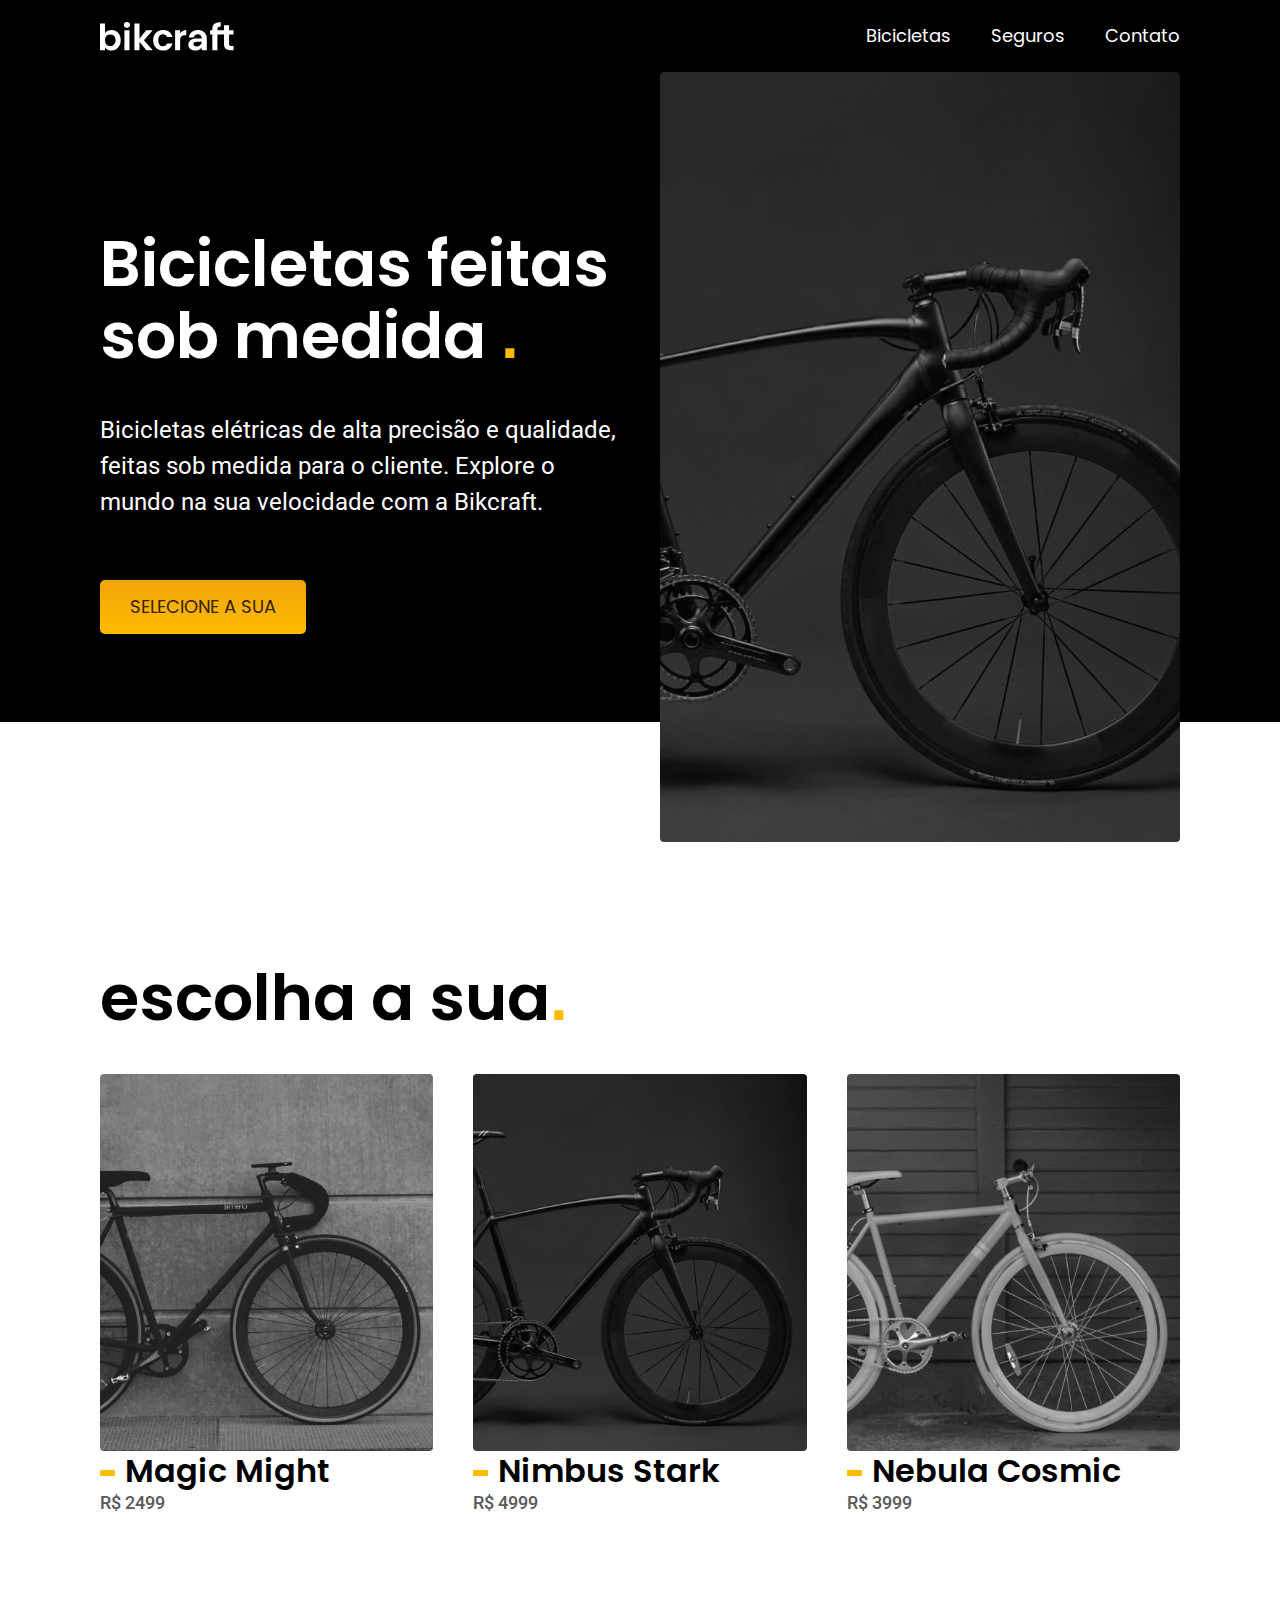
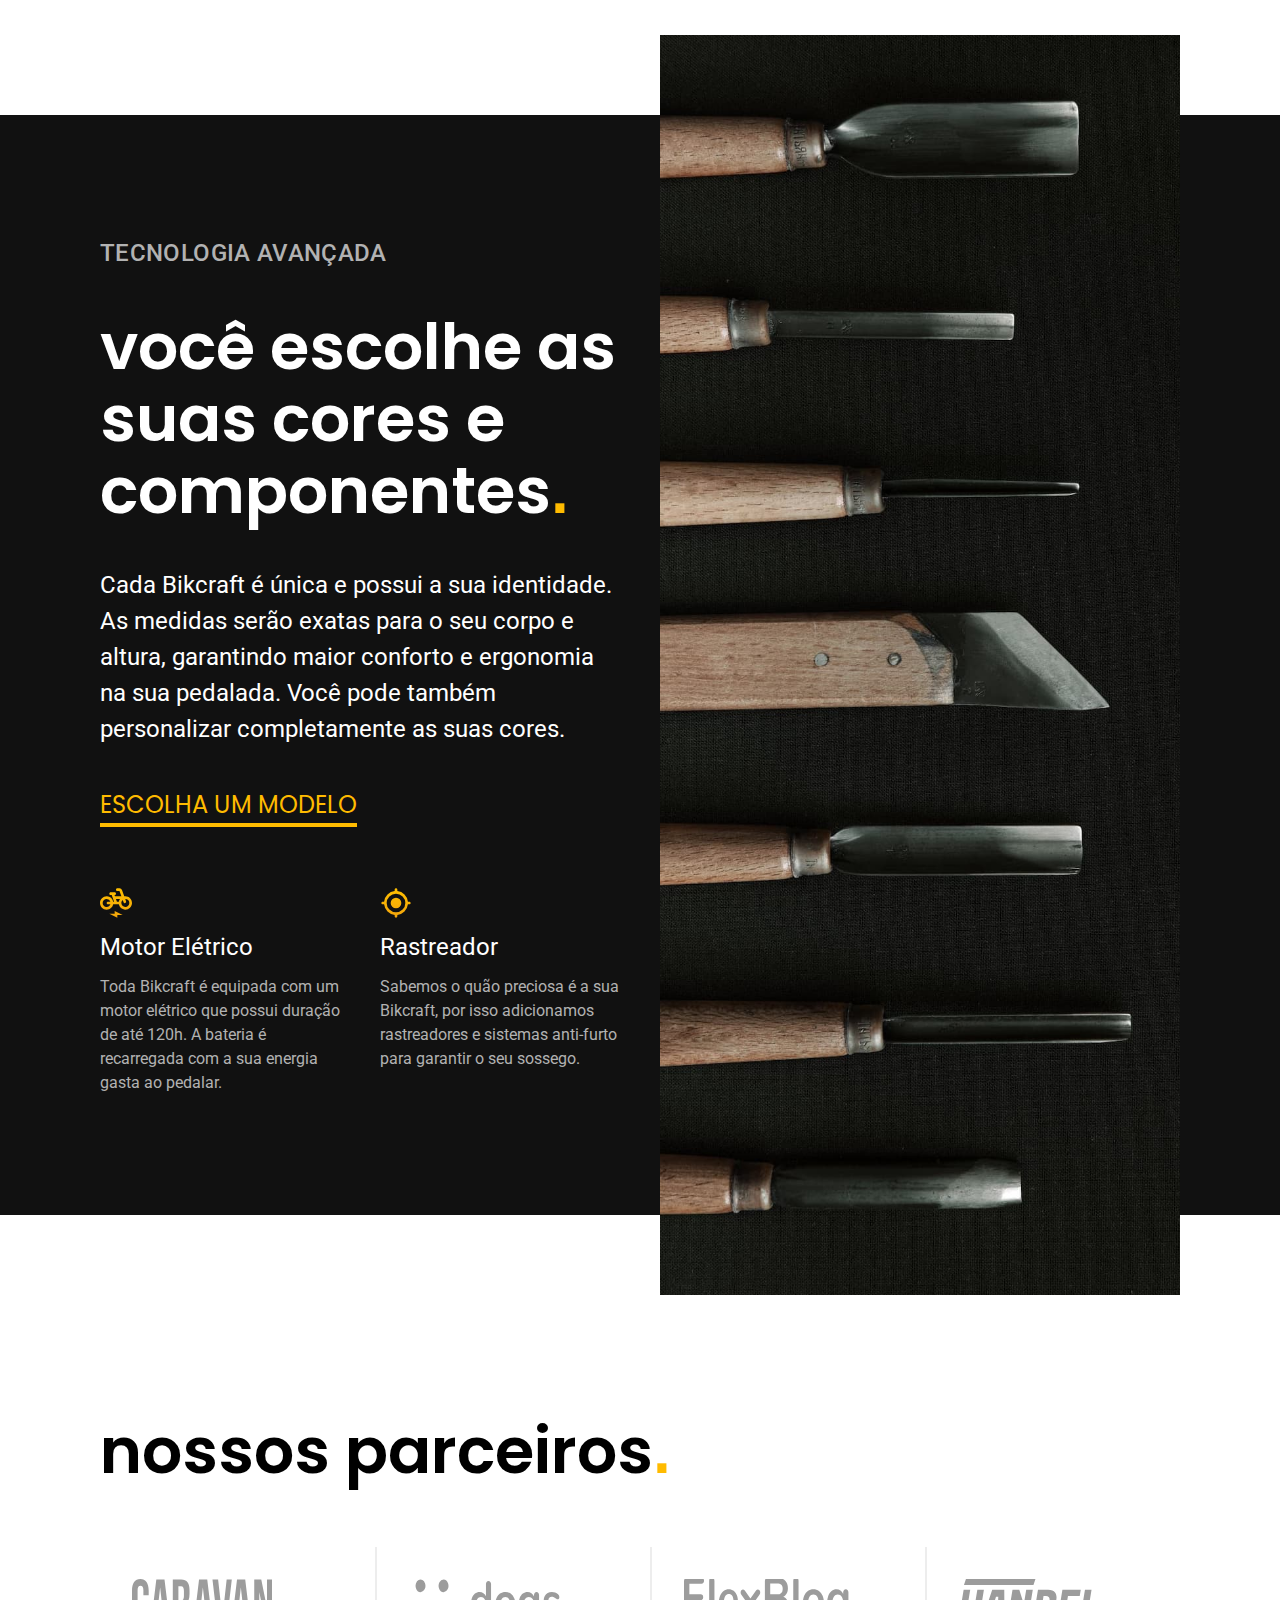
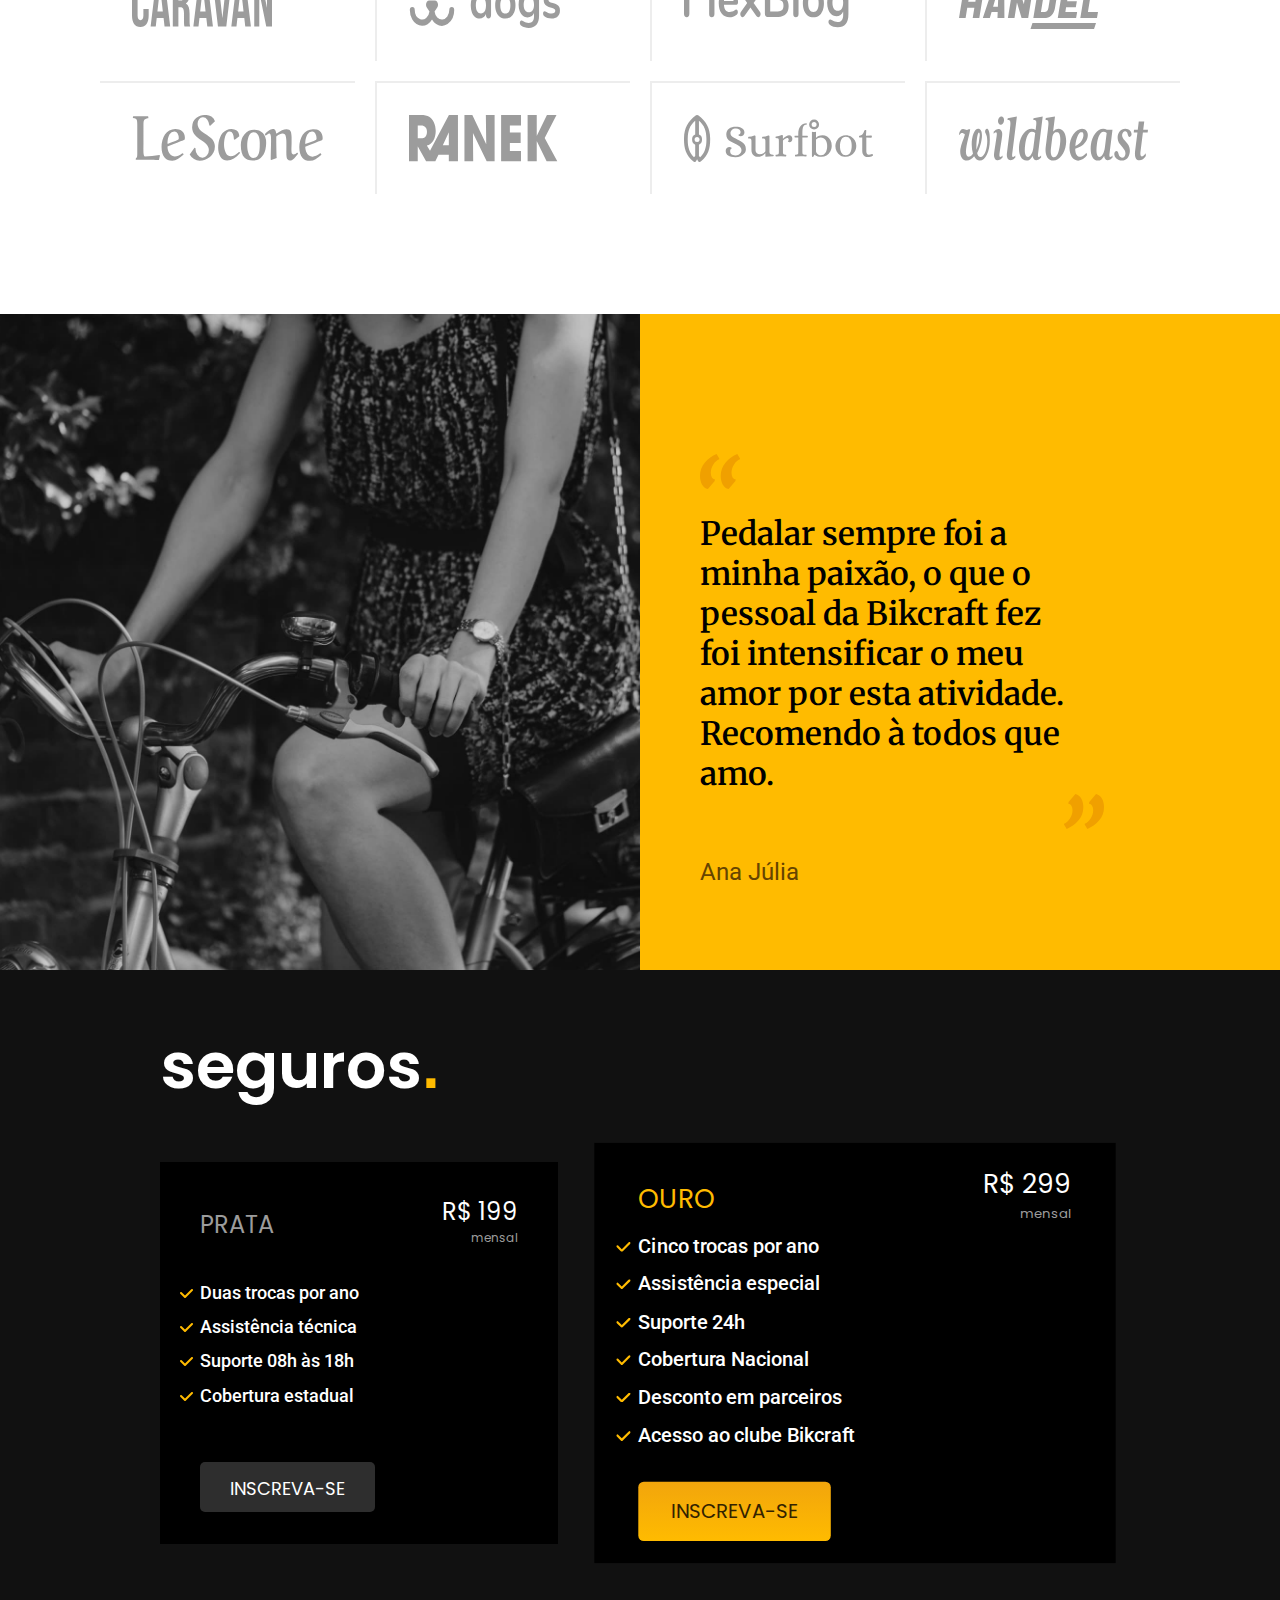
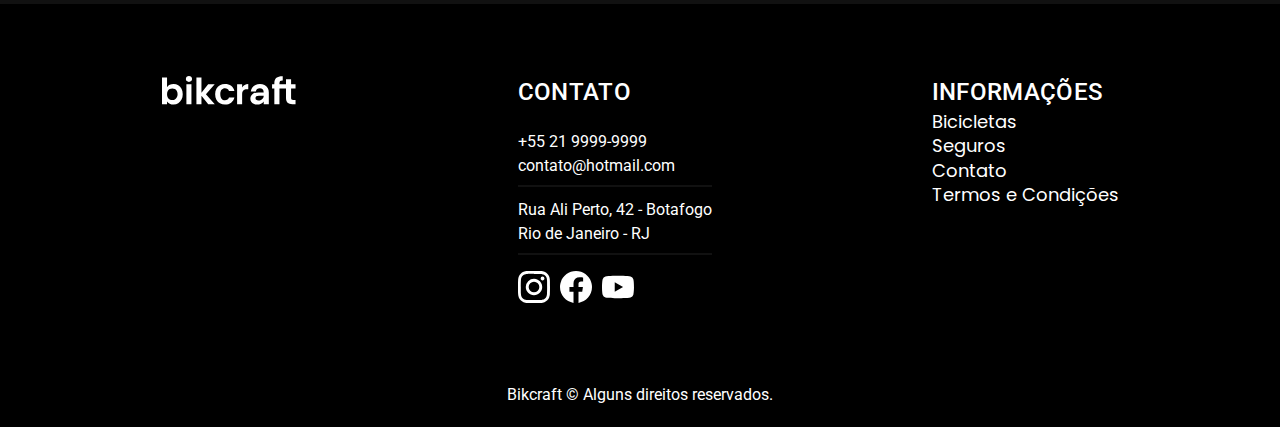
<file: index.html>
<!DOCTYPE html>
<html lang="pt-br">

<head>
  <meta charset="UTF-8">
  <meta name="viewport" content="width=device-width, initial-scale=1.0">
  <link rel="preconnect" href="https://fonts.googleapis.com">
  <link rel="preconnect" href="https://fonts.gstatic.com" crossorigin>
  <link href="https://fonts.googleapis.com/css2?family=Poppins:wght@400;600&family=Roboto:wght@400;500&display=swap" rel="stylesheet">
  <link rel="preconnect" href="https://fonts.googleapis.com">
  <link rel="preconnect" href="https://fonts.gstatic.com" crossorigin>
  <link href="https://fonts.googleapis.com/css2?family=Merriweather:ital@1&family=Poppins:wght@400;600&family=Roboto:wght@400;500&display=swap" rel="stylesheet">
  <link rel="preload" href="/css/style.css" as="style">
  <link rel="icon" href="/favicon.svg" type="image/svg+xml">
  <link rel="stylesheet" href="/css/style.min.css">
  <title>BikCraft</title>
  <meta name="description" content="Bicicletas elétricas de alta precisão e qualidade, feitas sob medida para o cliente. Explore o mundo na sua velocidade com a Bikcraft.">
  <script>document.documentElement.classList.add('js');</script>

<body>
  <header>
    <div class="header-container">
      <a href="./"><img src="/img/bikcraft.svg" width="136" height="32" alt=""></a>
      <nav aria-label="primaria">
        <ul class="nav-links">
          <li><a class="font-1-m cor-0" href="/bicicletas.html">Bicicletas</a></li>
          <li><a class="font-1-m cor-0" href="/seguros.html">Seguros</a></li>
          <li><a class="font-1-m cor-0" href="/contato.html">Contato</a></li>
        </ul>
      </nav>
    </div>
  </header>

  <!--Main------------------------->

  <main class="main-bg">
    <div class="main-container">
      <div class="main-intro-container">
        <div class="main-intro">
          <h1 class="font-1-xxl" data-anime="200">Bicicletas feitas sob medida <span class="cor-p1">.</span> </h1>
          <p class="font-2-l" data-anime="400">Bicicletas elétricas de alta precisão e qualidade, feitas sob medida para o cliente. Explore o mundo na sua velocidade com a Bikcraft.</p>
          <a class="button-1" href="/bicicletas.html" data-anime="600">Selecione a Sua</a>
        </div>
      </div>
      <picture class="main-image" data-anime="800">
        <source media="(max-width:900px;)" srcset="/img/bicicletas/nimbus.jpg">
        <img src="/img/bicicletas/nimbus-home.jpg" width="920" height="1040" alt="Bicicleta Nimbus">
      </picture>
    </div>
  </main>

  <!--Bicicletas---------------------------------------------------->

  <section class="bicicletas-container">
    <h1 class="font-1-xxl">escolha a sua<span class="cor-p1">. </span></h1>
    <div class="bicicletas-itens-container">
      <div class="bicicletas-itens">
        <a href="/bicicletasHtml/magic.html">
          <img src="/img/bicicletas/magic-home.jpg" width="920" height="1040" alt="Bicicleta Magic Might">
          <h2 class="font-1-xl">Magic Might</h2>
          <span class="font-2-m cor-8">R$ 2499</span>
        </a>
      </div>
      <div class="bicicletas-itens">
        <a href="/bicicletasHtml/nimbus.html">
          <img src="/img/bicicletas/nimbus-home.jpg" width="920" height="1040" alt="Bicicleta Nimbus Stark">
          <h2 class="font-1-xl">Nimbus Stark</h2>
          <span class="font-2-m cor-8">R$ 4999</span>
        </a>
      </div>
      <div class="bicicletas-itens">
        <a href="/bicicletasHtml/nebula.html">
          <img src="/img/bicicletas/nebula-home.jpg" width="920" height="1040" alt="Bicicleta Nebula Cosmic">
          <h2 class="font-1-xl">Nebula Cosmic</h2>
          <span class="font-2-m cor-8">R$ 3999</span>
        </a>
      </div>
    </div>
  </section>

  <!--Tecnologia avançada------------------------->

  <section class="techA-bg">
    <div class="techA-container">
      <div class="techA-intro-container">
        <span class="font-2-l-b cor-5">TECNOLOGIA AVANÇADA</span>
        <h1 class="font-1-xxl">você escolhe as suas cores e componentes<span class="cor-p1">.</span></h1>
        <p class="font-2-l">Cada Bikcraft é única e possui a sua identidade. As medidas serão exatas para o seu corpo e altura, garantindo maior conforto e ergonomia na sua pedalada. Você pode também personalizar completamente as suas cores.</p>
        <a class="link-model font-1-l cor-p1" href="/bicicletas.html">ESCOLHA UM MODELO</a>
        <div class="techA-info">
          <div class="techA-info-itens">
            <img src="/img/icones/eletrica.svg" width="32" height="32" alt="">
            <h3 class="font-2-l">Motor Elétrico</h3>
            <p class="font-2-s cor-5">Toda Bikcraft é equipada com um motor elétrico que possui duração de até 120h. A bateria é recarregada com a sua energia gasta ao pedalar.</p>
          </div>
          <div class="techA-info-itens">
            <img src="/img/icones/rastreador.svg" width="32" height="32" alt="">
            <h3 class="font-2-l">Rastreador</h3>
            <p class="font-2-s cor-5">Sabemos o quão preciosa é a sua Bikcraft, por isso adicionamos rastreadores e sistemas anti-furto para garantir o seu sossego.</p>
          </div>
        </div>
      </div>
      <div class="techA-img-container">
        <img src="/img/fotos/tecnologia.jpg" width="1200" height="1920" alt="">
      </div>
    </div>
  </section>

  <!--Parceiros------------------------------->

  <section class="parceiros-container">
    <h1 class="font-1-xxl">nossos parceiros<span class="cor-p1">.</span></h1>
    <div class="parceiros-img-container">
      <ul>
        <li>
          <img src="/img/parceiros/caravan.svg" width="140" height="38" alt="Parceiros img">
        </li>
        <li>
          <img src="/img/parceiros/dogs.svg" width="152" height="39" alt="Parceiros img">
        </li>
        <li>
          <img src="/img/parceiros/flexblog.svg" width="165" height="38" alt="Parceiros img">
        </li>
        <li>
          <img src="/img/parceiros/handel.svg" width="139" height="50" alt="Parceiros img">
        </li>
        <li>
          <img src="/img/parceiros/lescone.svg" width="208" height="41" alt="Parceiros img">
        </li>
        <li>
          <img src="/img/parceiros/ranek.svg" width="149" height="36" alt="Parceiros img">
        </li>
        <li>
          <img src="/img/parceiros/surfbot.svg" width="200" height="49" alt="Parceiros img">
        </li>
        <li>
          <img src="/img/parceiros/wildbeast.svg" width="196" height="34" alt="Parceiros img">
        </li>
      </ul>
    </div>
  </section>

  <!--Depoimento-------------------------------------->

  <section class="depoimento-container">
    <div class="dep-img">
      <img src="/img/fotos/depoimento.jpg" width="1560" height="1360" alt="Cliente Satisfeito">
    </div>
    <div class="dep">
      <blockquote class="font-1-xl">Pedalar sempre foi a minha paixão, o que o pessoal da Bikcraft fez foi intensificar o meu amor por esta atividade. Recomendo à todos que amo.</blockquote>
      <span class="font-2-l cor-p4">Ana Júlia</span>
    </div>
  </section>


  <!--Seguros-------------------------------------->


  <section class="seguros-bg cor-0">
    <div class="seguros-container">
      <h1 class="font-1-xxl">seguros<span class="cor-p1">.</span></h1>
      <div class="cards-container">

        <div class="card-prata">
          <h3 class="font-1-l cor-6">PRATA</h3>
          <span class="font-1-l">R$ 199</span>
          <ul>
            <li class="font-2-m">Duas trocas por ano</p>
            </li>
            <li class="font-2-m">Assistência técnica</p>
            </li>
            <li class="font-2-m">Suporte 08h às 18h</li>
            <li class="font-2-m">Cobertura estadual </li>
          </ul>
          <a class="button-2" href="/orcamento.html?tipo=seguro&produto=prata">INSCREVA-SE</a>
        </div>

        <div class="card-ouro">
          <h3 class="font-1-l cor-p1">OURO</h3>
          <span class="font-1-l">R$ 299</span>
          <ul>
            <li class="font-2-m">Cinco trocas por ano </li>
            <li class="font-2-m">Assistência especial </li>
            <li class="font-2-m">Suporte 24h </li>
            <li class="font-2-m">Cobertura Nacional </li>
            <li class="font-2-m">Desconto em parceiros </li>
            <li class="font-2-m">Acesso ao clube Bikcraft </li>
          </ul>
          <a class="button-1" href="/orcamento.html?tipo=seguro&produto=ouro">INSCREVA-SE</a>
        </div>
      </div>


    </div>
    </div>
  </section>

  <!--Rodapé---------------------------------------->

  <footer>
    <div class="rodape-container">
      <div class="part1-rodape">
        <img src="/img/bikcraft.svg" width="136" height="32" alt="logo">
      </div>
      <div class="part2-rodape">
        <h3 class="font-2-l-b">CONTATO</h3>
        <UL>
          <li class="font-2-s">+55 21 9999-9999</li>
          <li class="font-2-s">contato@hotmail.com</li>
        </UL>
        <ul>
          <li class="font-2-s">Rua Ali Perto, 42 - Botafogo</li>
          <li class="font-2-s">Rio de Janeiro - RJ</li>
        </ul>
        <div class="redes-rodape">
          <a href="">
            <img src="/img/redes/instagram.svg" width="32" height="32" alt="">
          </a>
          <a href="">
            <img src="/img/redes/facebook.svg" width="32" height="32" alt="">
          </a>
          <a href="">
            <img src="/img/redes/youtube.svg" width="32" height="32" alt="">
          </a>
        </div>
      </div>
      <div class="part3-rodape">
        <h3 class="font-2-l-b">INFORMAÇÕES</h3>
        <nav>
          <ul>
            <li><a class="font-1-m" href="/bicicletas.html">Bicicletas</a></li>
            <li><a class="font-1-m" href="/seguros.html">Seguros</a></li>
            <li><a class="font-1-m" href="/contato.html">Contato</a></li>
            <li><a class="font-1-m" href="/termos.html">Termos e Condições</a></li>
          </ul>
        </nav>
      </div>
    </div>
    <span class="font-2-s">Bikcraft © Alguns direitos reservados.</span>
  </footer>
  <script src="./js/plugins/simple-anime.js"></script>
  <script src="./js/script.js"></script>
</body>

</html>
</file>
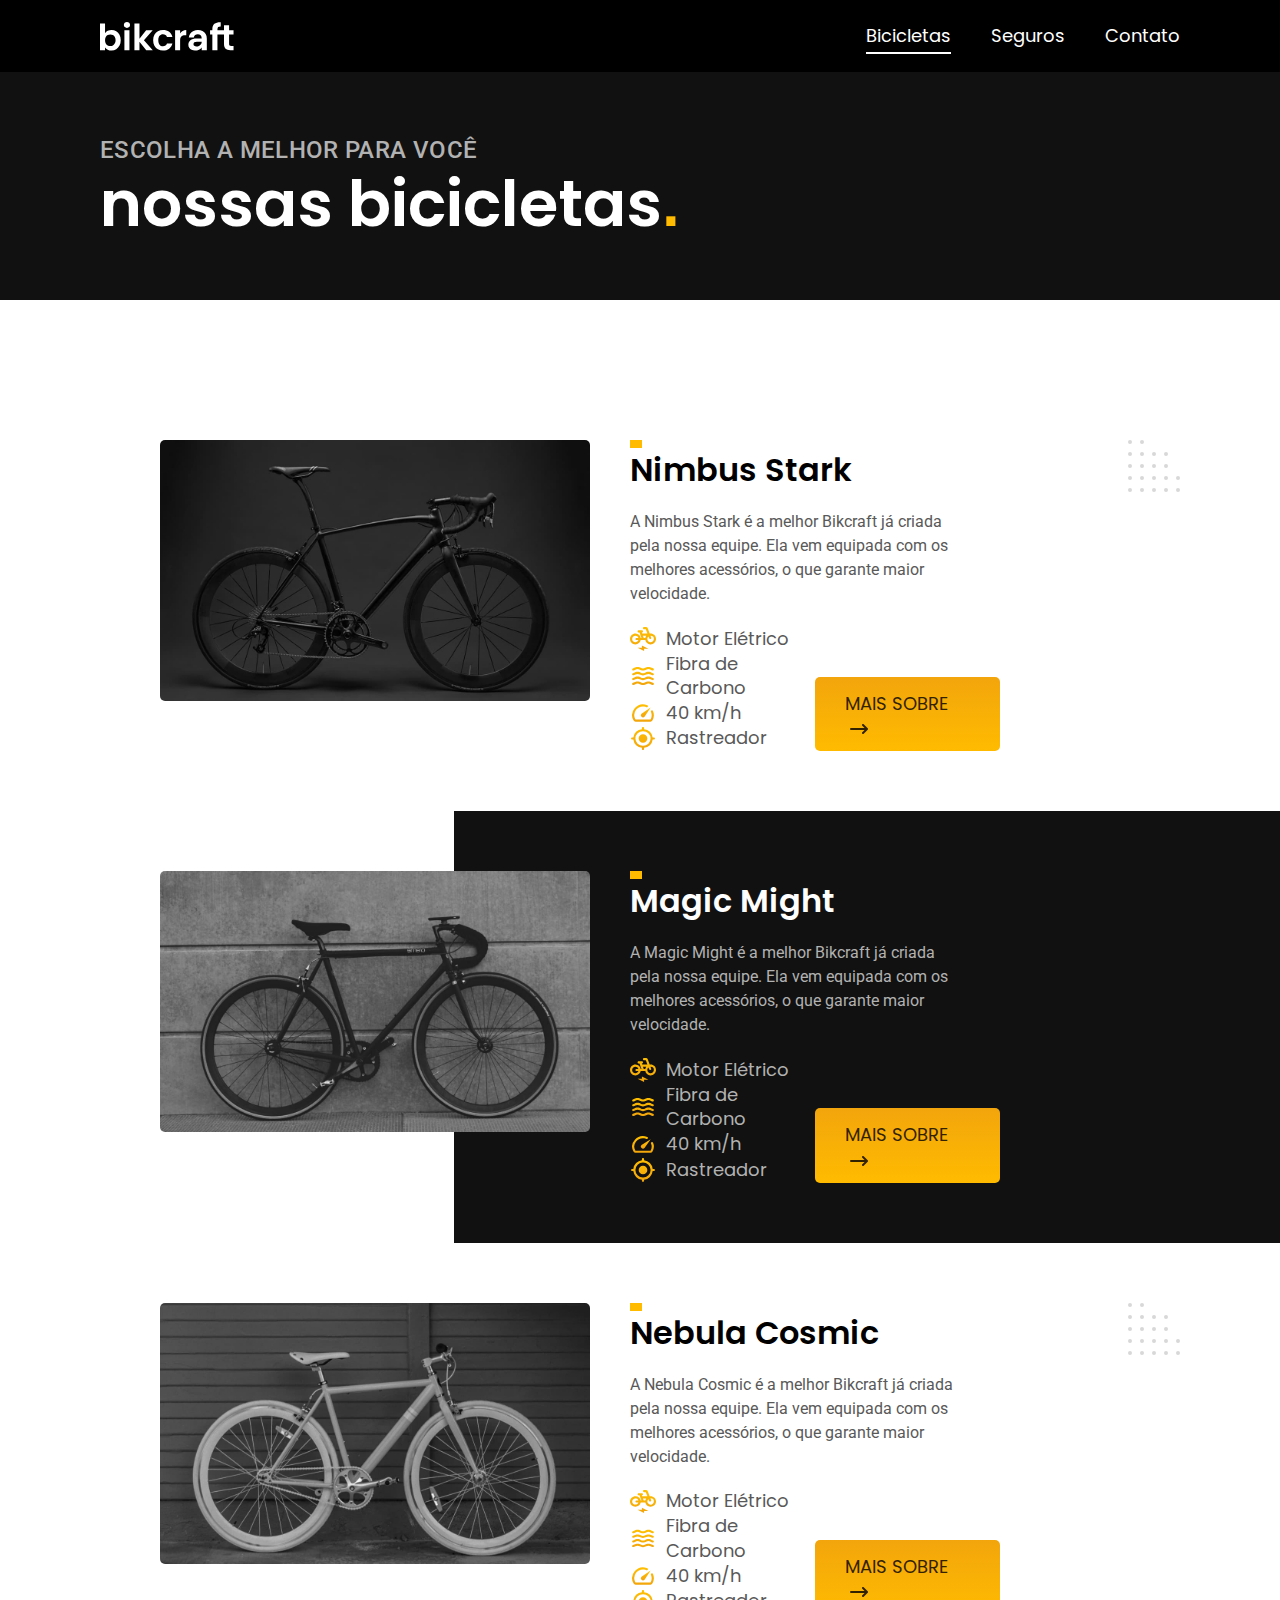
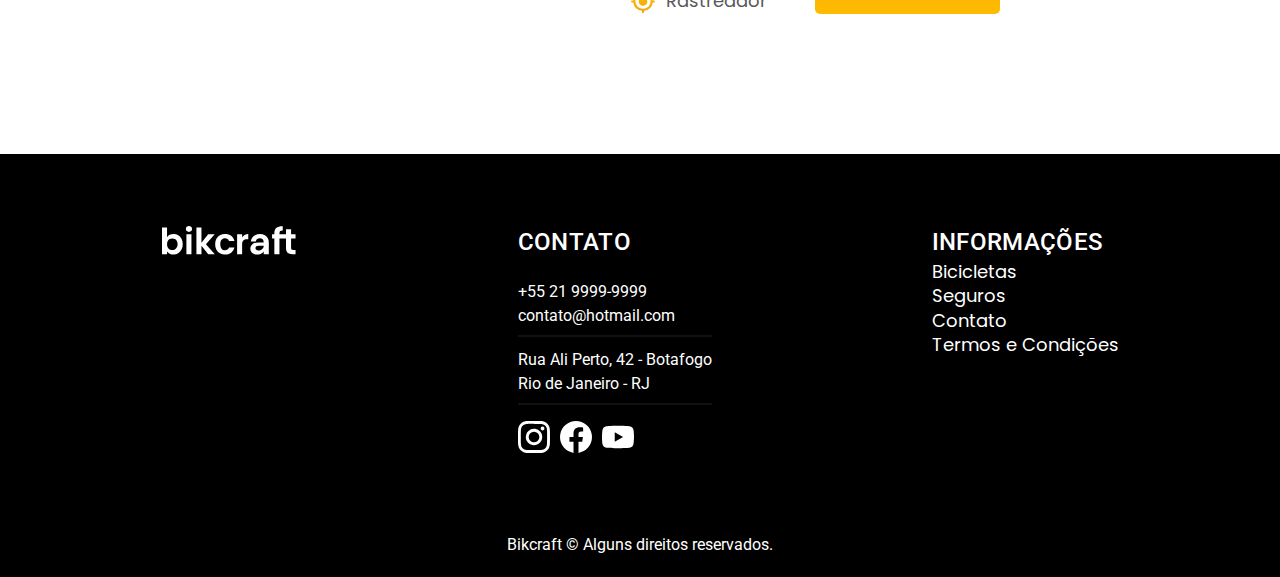
<file: bicicletas.html>
<head>
  <meta charset="UTF-8">
  <meta name="viewport" content="width=device-width, initial-scale=1.0">
  <link rel="preconnect" href="https://fonts.googleapis.com">
  <link rel="preconnect" href="https://fonts.gstatic.com" crossorigin>
  <link href="https://fonts.googleapis.com/css2?family=Poppins:wght@400;600&family=Roboto:wght@400;500&display=swap" rel="stylesheet">
  <link rel="preconnect" href="https://fonts.googleapis.com">
  <link rel="preconnect" href="https://fonts.gstatic.com" crossorigin>
  <link href="https://fonts.googleapis.com/css2?family=Merriweather:ital@1&family=Poppins:wght@400;600&family=Roboto:wght@400;500&display=swap" rel="stylesheet">
  <link rel="preload" href="/css/style.css" as="style">
  <link rel="stylesheet" href="/css/style.min.css">
  <title>Bicicletas | BikCraft</title>
  <meta name="description" content="Bicicletas Bikcraft">
  <script>document.documentElement.classList.add('js');</script>
  <link rel="icon" href="/favicon.svg" type="image/svg+xml">

  <!--Navegação primaria------------------------------------->

<body>
  <header>
    <div class="header-container">
      <a href="./"><img src="/img/bikcraft.svg" alt=""></a>
      <nav aria-label="primaria">
        <ul class="nav-links">
          <li><a class="font-1-m cor-0" href="/bicicletas.html">Bicicletas</a></li>
          <li><a class="font-1-m cor-0" href="/seguros.html">Seguros</a></li>
          <li><a class="font-1-m cor-0" href="/contato.html">Contato</a></li>
        </ul>
      </nav>
    </div>
  </header>

  <!--Main--------------------------------->

  <main class="bicicletas">
    <div class="title-bpage-bg">
      <div class="title-bpage-container">
        <p class="font-2-l-b cor-5">ESCOLHA A MELHOR PARA VOCÊ</p>
        <h1 class="font-1-xxl cor-0">nossas bicicletas<span class="cor-p1">.</span></h1>
      </div>
    </div>

    <div class="bpage-itens-container">

      <!------------------------------------------------->
      <div class="bpage-itens">
        <div class="image-bpage">
          <img src="/img/bicicletas/nimbus.jpg" alt="Bicicleta Nimbus">
        </div>
        <div class="info-bpage-container">
          <div class="intro-text-container">
            <h3 class="font-1-xl">Nimbus Stark</h3>
            <p class="font-2-s cor-8">A Nimbus Stark é a melhor Bikcraft já criada pela nossa equipe. Ela vem equipada com os melhores acessórios, o que garante maior velocidade.</p>
          </div>
          <div class="list-bpage-container">
            <div class="list-bpage">
              <ul>
                <li class="font-1-m cor-8"> <img src="/img/icones/eletrica.svg" alt=""> Motor Elétrico</li>
                <li class="font-1-m cor-8"> <img src="/img/icones/carbono.svg" alt=""> Fibra de Carbono</li>
                <li class="font-1-m cor-8"> <img src="/img/icones/velocidade.svg" alt=""> 40 km/h</li>
                <li class="font-1-m cor-8"> <img src="/img/icones/rastreador.svg" alt=""> Rastreador</li>
              </ul>
            </div>
            <div class="button-bpage">
              <a href="/bicicletasHtml/nimbus.html" class="button-1">mais sobre </a>
            </div>
          </div>
        </div>
      </div>

      <!---------------------------------------->

      <div class="bpage-itens-bg">
        <div class="image-bpage">
          <img src="/img/bicicletas/magic.jpg" alt="Bicicleta Nimbus">
        </div>
        <div class="info-bpage-container">
          <div class="intro-text-container">
            <h3 class="font-1-xl cor-0">Magic Might</h3>
            <p class="font-2-s cor-5">A Magic Might é a melhor Bikcraft já criada pela nossa equipe. Ela vem equipada com os melhores acessórios, o que garante maior velocidade.</p>
          </div>
          <div class="list-bpage-container">
            <div class="list-bpage">
              <ul>
                <li class="font-1-m cor-5"> <img src="/img/icones/eletrica.svg" alt=""> Motor Elétrico</li>
                <li class="font-1-m cor-5"> <img src="/img/icones/carbono.svg" alt=""> Fibra de Carbono</li>
                <li class="font-1-m cor-5"> <img src="/img/icones/velocidade.svg" alt=""> 40 km/h</li>
                <li class="font-1-m cor-5"> <img src="/img/icones/rastreador.svg" alt=""> Rastreador</li>
              </ul>
            </div>
            <div class="button-bpage">
              <a href="/bicicletasHtml/magic.html" class="button-1">mais sobre </a>
            </div>
          </div>
        </div>
      </div>

      <!----------------------------------->


      <div class="bpage-itens">
        <div class="image-bpage">
          <img src="/img/bicicletas/nebula.jpg" alt="Bicicleta Nimbus">
        </div>
        <div class="info-bpage-container">
          <div class="intro-text-container">
            <h3 class="font-1-xl">Nebula Cosmic</h3>
            <p class="font-2-s cor-8">A Nebula Cosmic é a melhor Bikcraft já criada pela nossa equipe. Ela vem equipada com os melhores acessórios, o que garante maior velocidade.</p>
          </div>
          <div class="list-bpage-container">
            <div class="list-bpage">
              <ul>
                <li class="font-1-m cor-8"> <img src="/img/icones/eletrica.svg" alt=""> Motor Elétrico</li>
                <li class="font-1-m cor-8"> <img src="/img/icones/carbono.svg" alt=""> Fibra de Carbono</li>
                <li class="font-1-m cor-8"> <img src="/img/icones/velocidade.svg" alt=""> 40 km/h</li>
                <li class="font-1-m cor-8"> <img src="/img/icones/rastreador.svg" alt=""> Rastreador</li>
              </ul>
            </div>
            <div class="button-bpage">
              <a href="/bicicletasHtml/nebula.html" class="button-1">mais sobre </a>
            </div>
          </div>
        </div>
      </div>
    </div>

    <!------------------------------------------------->

  </main>

  <!--Rodapé---------------------------------------->

  <footer>
    <div class="rodape-container">
      <div class="part1-rodape">
        <img src="/img/bikcraft.svg" alt="logo">
      </div>
      <div class="part2-rodape">
        <h3 class="font-2-l-b">CONTATO</h3>
        <UL>
          <li class="font-2-s">+55 21 9999-9999</li>
          <li class="font-2-s">contato@hotmail.com</li>
        </UL>
        <ul>
          <li class="font-2-s">Rua Ali Perto, 42 - Botafogo</li>
          <li class="font-2-s">Rio de Janeiro - RJ</li>
        </ul>
        <div class="redes-rodape">
          <a href="">
            <img src="/img/redes/instagram.svg" alt="">
          </a>
          <a href="">
            <img src="/img/redes/facebook.svg" alt="">
          </a>
          <a href="">
            <img src="/img/redes/youtube.svg" alt="">
          </a>
        </div>
      </div>
      <div class="part3-rodape">
        <h3 class="font-2-l-b">INFORMAÇÕES</h3>
        <nav>
          <ul>
            <li><a class="font-1-m" href="/bicicletas.html">Bicicletas</a></li>
            <li><a class="font-1-m" href="/seguros.html">Seguros</a></li>
            <li><a class="font-1-m" href="/contato.html ">Contato</a></li>
            <li><a class="font-1-m" href="/termos.html">Termos e Condições</a></li>
          </ul>
        </nav>
      </div>
    </div>
    <span class="font-2-s">Bikcraft © Alguns direitos reservados.</span>
  </footer>
  <script src="./js/script.js"></script>
</body>

</html>
</file>
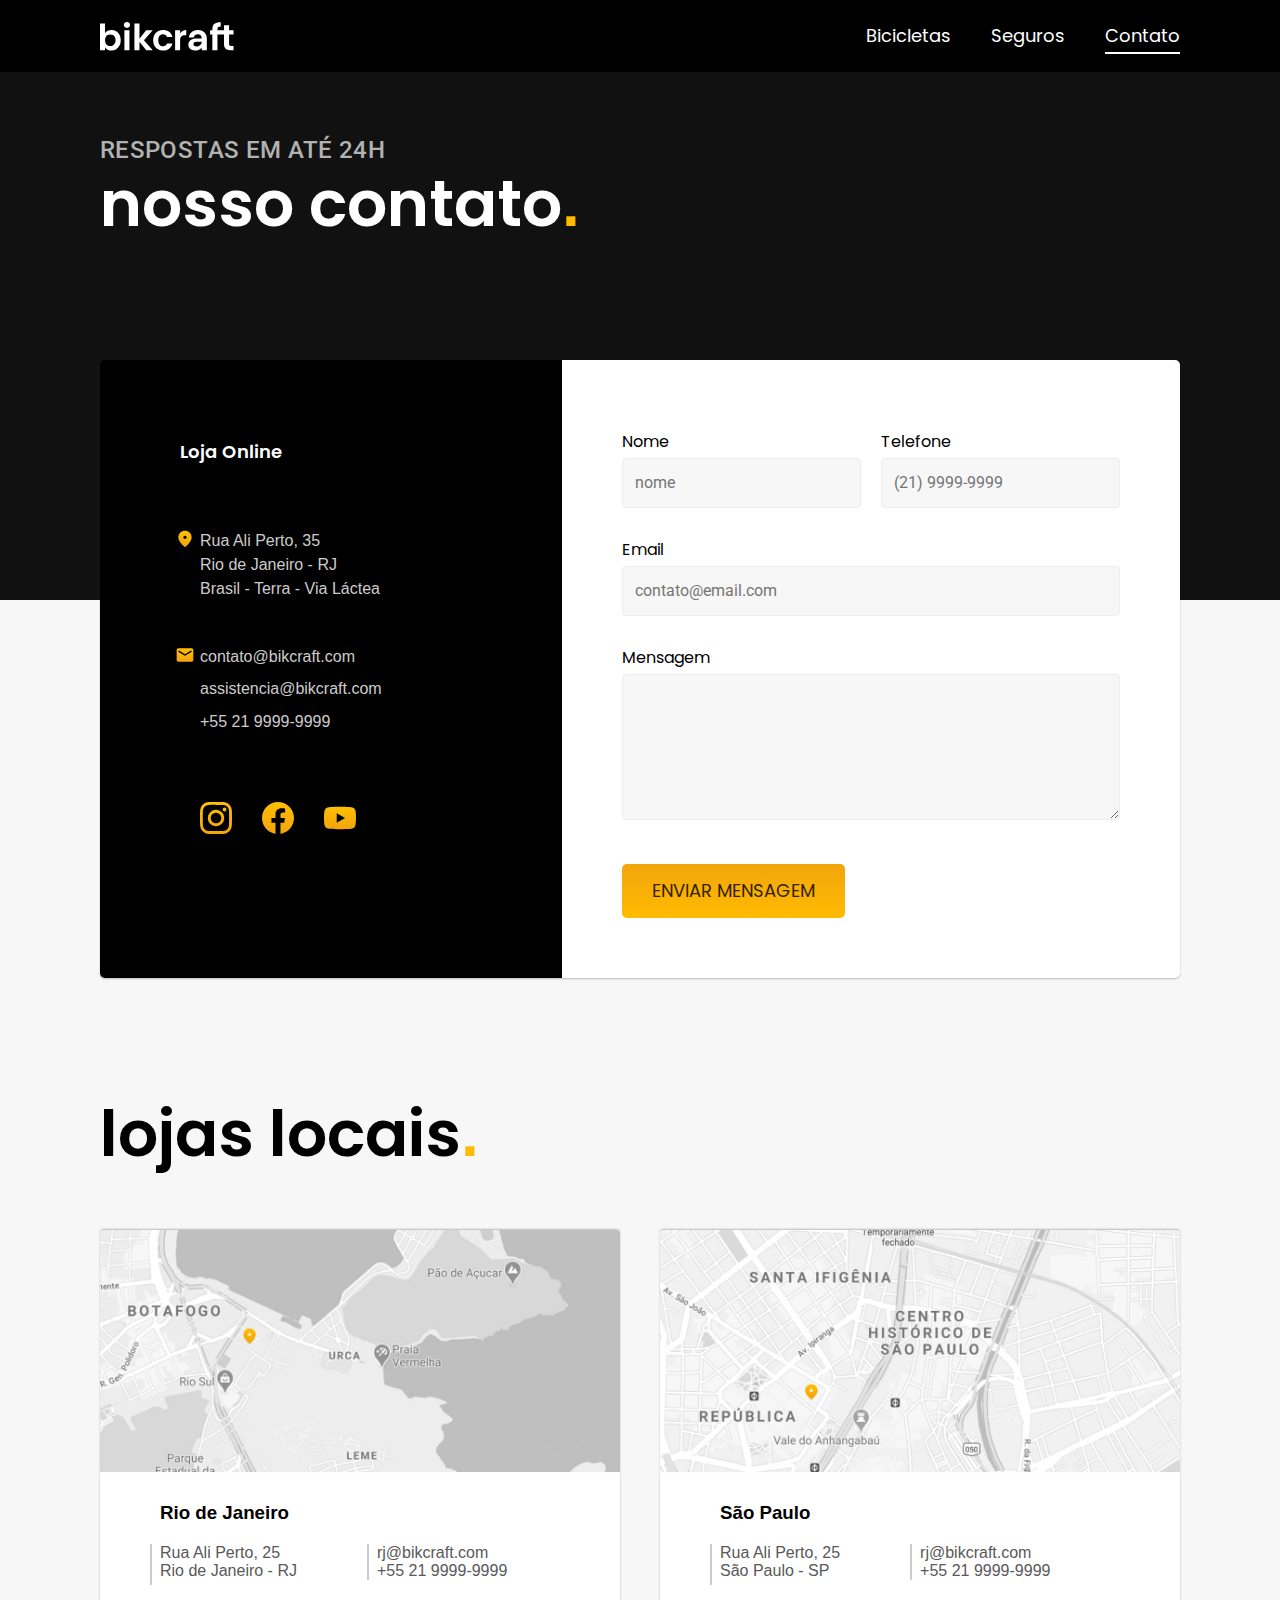
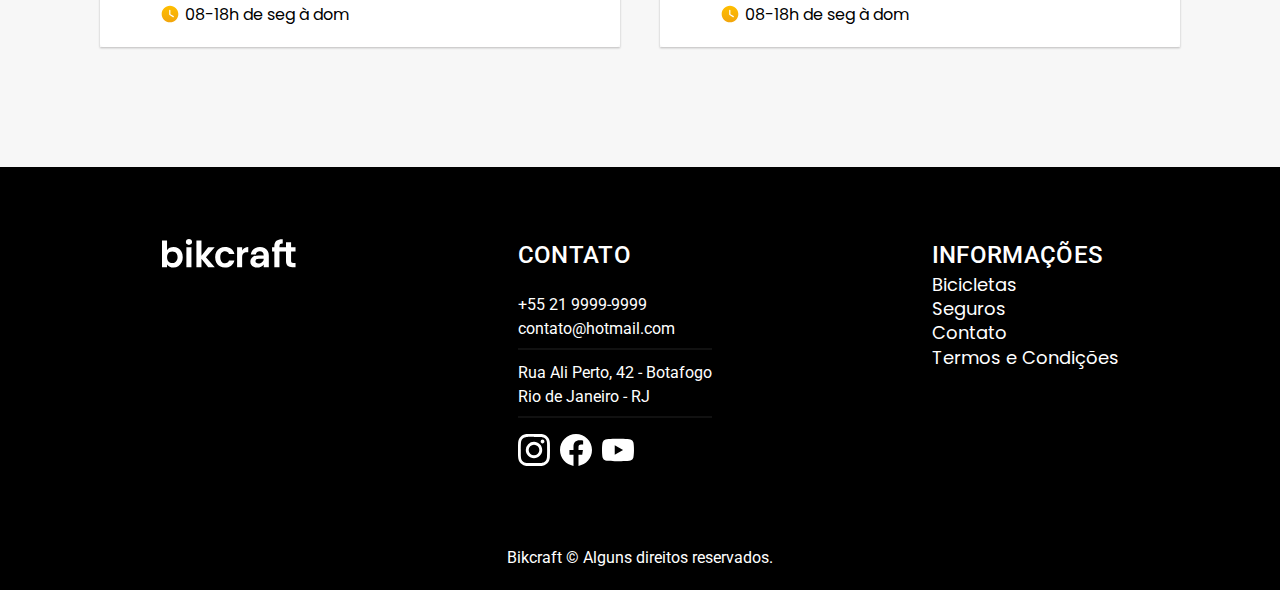
<file: contato.html>
<!DOCTYPE html>
<html lang="pt-br">

<head>
  <meta charset="UTF-8">
  <meta name="viewport" content="width=device-width, initial-scale=1.0">
  <link rel="preconnect" href="https://fonts.googleapis.com">
  <link rel="preconnect" href="https://fonts.gstatic.com" crossorigin>
  <link href="https://fonts.googleapis.com/css2?family=Poppins:wght@400;600&family=Roboto:wght@400;500&display=swap" rel="stylesheet">
  <link rel="preconnect" href="https://fonts.googleapis.com">
  <link rel="preconnect" href="https://fonts.gstatic.com" crossorigin>
  <link href="https://fonts.googleapis.com/css2?family=Merriweather:ital@1&family=Poppins:wght@400;600&family=Roboto:wght@400;500&display=swap" rel="stylesheet">
  <link rel="preload" href="/css/style.css" as="style">
  <link rel="stylesheet" href="/css/style.min.css">
  <title>Contato | BikCraft</title>
  <meta name="description" content="BikCraft Contato">
  <script>document.documentElement.classList.add('js');</script>
  <link rel="icon" href="/favicon.svg" type="image/svg+xml">

<body id="contato">
  <!--Navegação primaria------------------------------------->

  <header>
    <div class="header-container">
      <a href="./"><img src="/img/bikcraft.svg" alt=""></a>
      <nav aria-label="primaria">
        <ul class="nav-links">
          <li><a class="font-1-m cor-0" href="/bicicletas.html">Bicicletas</a></li>
          <li><a class="font-1-m cor-0" href="/seguros.html">Seguros</a></li>
          <li><a class="font-1-m cor-0" href="/contato.html">Contato</a></li>
        </ul>
      </nav>
    </div>
  </header>

  <!---Main-------------------------------------------------->

  <main class="main-contato-bg">
    <div class="title-bpage-bg">
      <div class="title-bpage-container">
        <p class="font-2-l-b cor-5">Respostas em até 24h</p>
        <h1 class="font-1-xxl cor-0">nosso contato<span class="cor-p1">.</span></h1>
      </div>
    </div>
    <div class="main-contato-container">
      <div class="contato-container">
        <section class="contato-dados" aria-label="Endereço">
          <h2 class="font-1-m-b cor-0">Loja Online</h2>
          <div class="dados-info1 font-2-s cor-4">
            <p class="dados-icon1">Rua Ali Perto, 35</p>
            <p>Rio de Janeiro - RJ</p>
            <p>Brasil - Terra - Via Láctea</p>
          </div>

          <address class="dados-info2 font-2-s">
            <a href="#" class="dados-icon2">contato@bikcraft.com</a>
            <a href="#">assistencia@bikcraft.com</a>
            <a href="#">+55 21 9999-9999</a>
          </address>

          <div class="dados-info3">
            <a href=""><img src="/img/redes/instagram-p.svg" alt=""></a>
            <a href=""><img src="/img/redes/facebook-p.svg" alt=""></a>
            <a href=""><img src="/img/redes/youtube-p.svg" alt=""></a>
          </div>
        </section>

        <section class="contato-forms" aria-label="Formulário">
          <form class="form" action="./contato.html">
            <div>
              <label for="nome">Nome</label>
              <input type="text" id="nome" name="nome" placeholder="nome">
            </div>

            <div>
              <label for="telefone">Telefone</label>
              <input type="text" id="telefone" name="nome" placeholder="(21) 9999-9999">
            </div>

            <div class="col-2">
              <label for="email">Email</label>
              <input type="email" id="email" name="email" placeholder="contato@email.com">
            </div>

            <div class="col-2">
              <label for="mensagem">Mensagem</label>
              <textarea name="mensagem" id="mensagem" rows="5">
              </textarea>
            </div>

            <button class="button-1 col-2">Enviar Mensagem</button>
          </form>
        </section>
      </div>
    </div>
  </main>

  <!--Lojas------------------------------------------------>

  <article class="mapa-container">
    <h2 class="font-1-xxl">lojas locais<span class="cor-p1">.</span></h2>
    <div class="mapa-itens-container">
      <div class="mapa-itens">
        <img src="/img/lojas/rj.jpg" alt="Mapa da loja no Rio">
        <div class="mapa-info">
          <h3>Rio de Janeiro</h3>
          <div class="mapa-dados cor-8">
            <div class="mapa-endereco">
              <p>Rua Ali Perto, 25</p>
              <p>Rio de Janeiro - RJ</p>
            </div>
            <div class="mapa-contato">
              <p>rj@bikcraft.com</p>
              <p>+55 21 9999-9999</p>
            </div>
          </div>
          <p class="font-1-s">08-18h de seg à dom</p>
        </div>
      </div>

      <div class="mapa-itens">
        <img src="/img/lojas/sp.jpg" alt="Mapa da loja no Rio">
        <div class="mapa-info">
          <h3>São Paulo</h3>
          <div class="mapa-dados cor-8">
            <div class="mapa-endereco">
              <p>Rua Ali Perto, 25</p>
              <p>São Paulo - SP</p>
            </div>
            <div class="mapa-contato">
              <p>rj@bikcraft.com</p>
              <p>+55 21 9999-9999</p>
            </div>
          </div>
          <p class="font-1-s">08-18h de seg à dom</p>
        </div>
      </div>
    </div>
  </article>

  <!--Rodape----------------------------------->
  <footer>
    <div class="rodape-container">
      <div class="part1-rodape">
        <img src="/img/bikcraft.svg" alt="logo">
      </div>
      <div class="part2-rodape">
        <h3 class="font-2-l-b">CONTATO</h3>
        <UL>
          <li class="font-2-s">+55 21 9999-9999</li>
          <li class="font-2-s">contato@hotmail.com</li>
        </UL>
        <ul>
          <li class="font-2-s">Rua Ali Perto, 42 - Botafogo</li>
          <li class="font-2-s">Rio de Janeiro - RJ</li>
        </ul>
        <div class="redes-rodape">
          <a href="">
            <img src="/img/redes/instagram.svg" alt="">
          </a>
          <a href="">
            <img src="/img/redes/facebook.svg" alt="">
          </a>
          <a href="">
            <img src="/img/redes/youtube.svg" alt="">
          </a>
        </div>
      </div>
      <div class="part3-rodape">
        <h3 class="font-2-l-b">INFORMAÇÕES</h3>
        <nav>
          <ul>
            <li><a class="font-1-m" href="/bicicletas.html">Bicicletas</a></li>
            <li><a class="font-1-m" href="/seguros.html">Seguros</a></li>
            <li><a class="font-1-m" href="/contato.html ">Contato</a></li>
            <li><a class="font-1-m" href="/termos.html">Termos e Condições</a></li>
          </ul>
        </nav>
      </div>
    </div>
    <span class="font-2-s">Bikcraft © Alguns direitos reservados.</span>
  </footer>

  <script src="./js/script.js"></script>
</body>
</file>
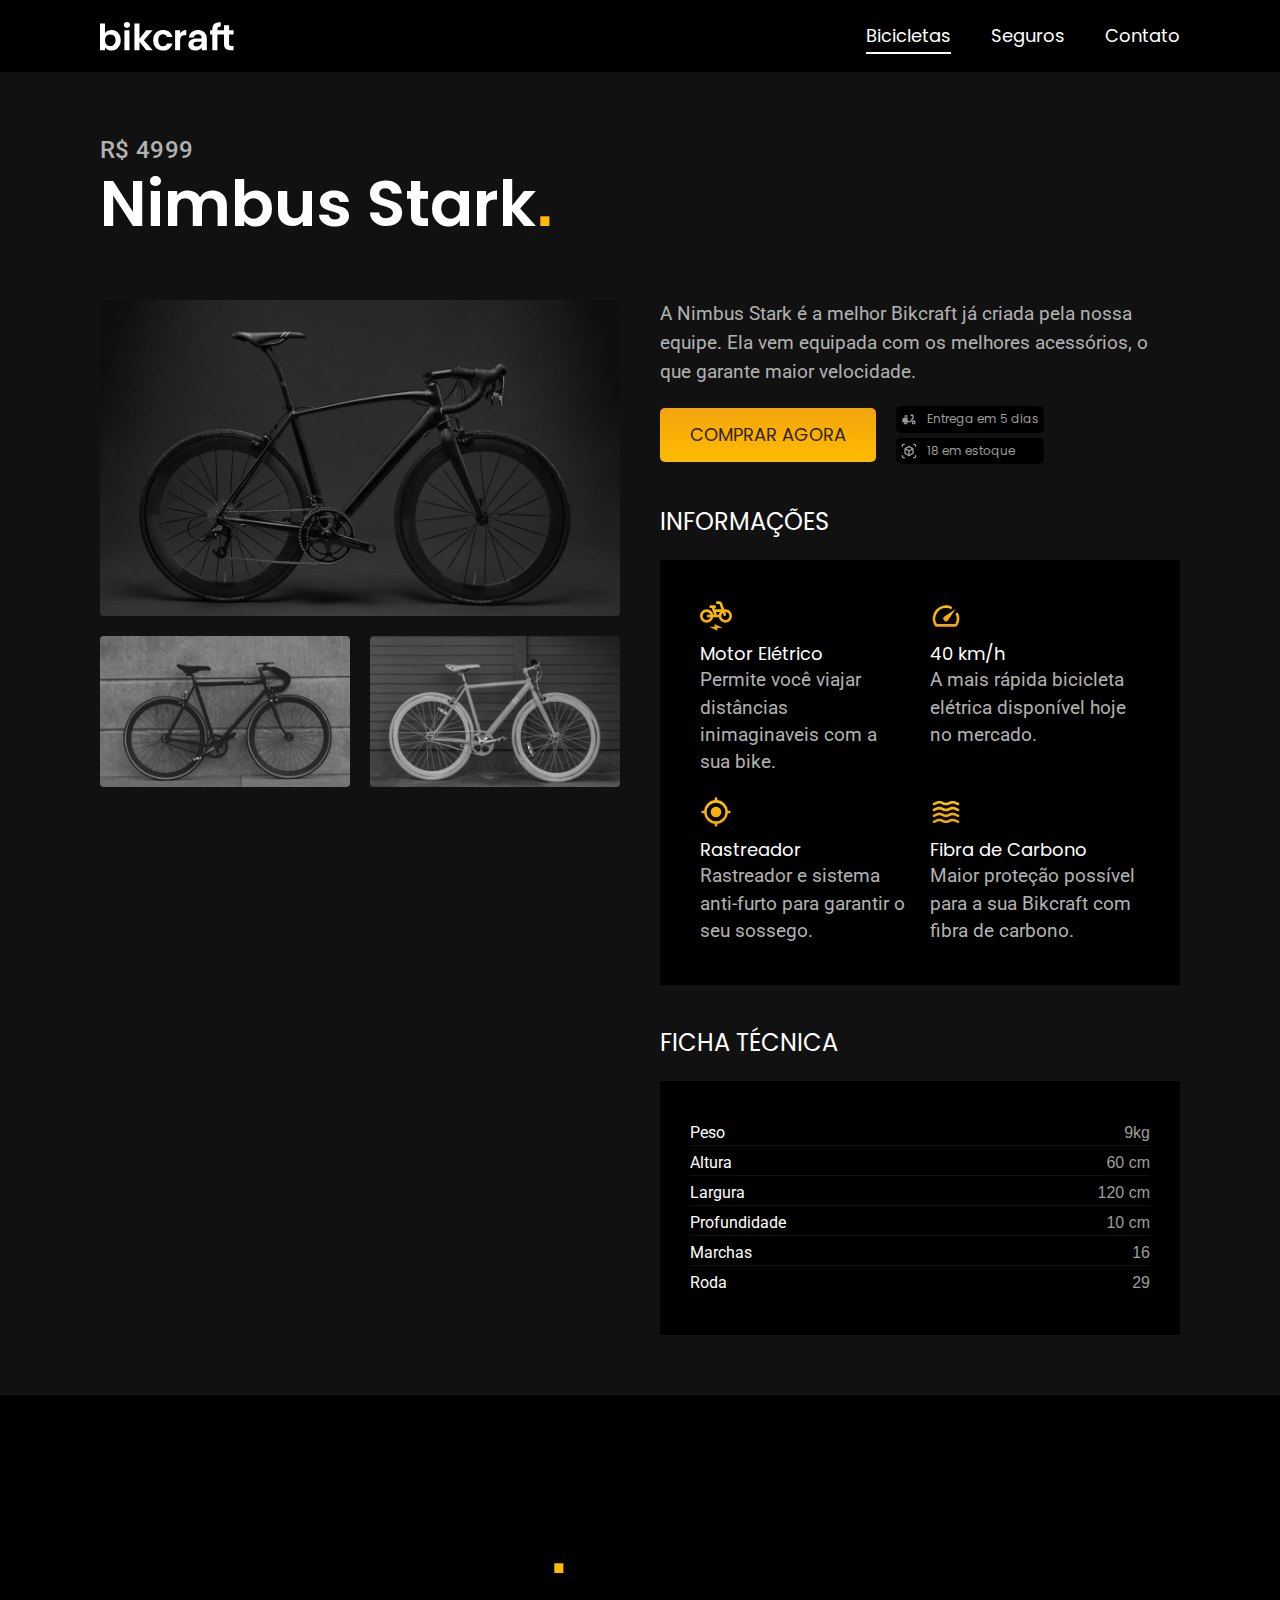
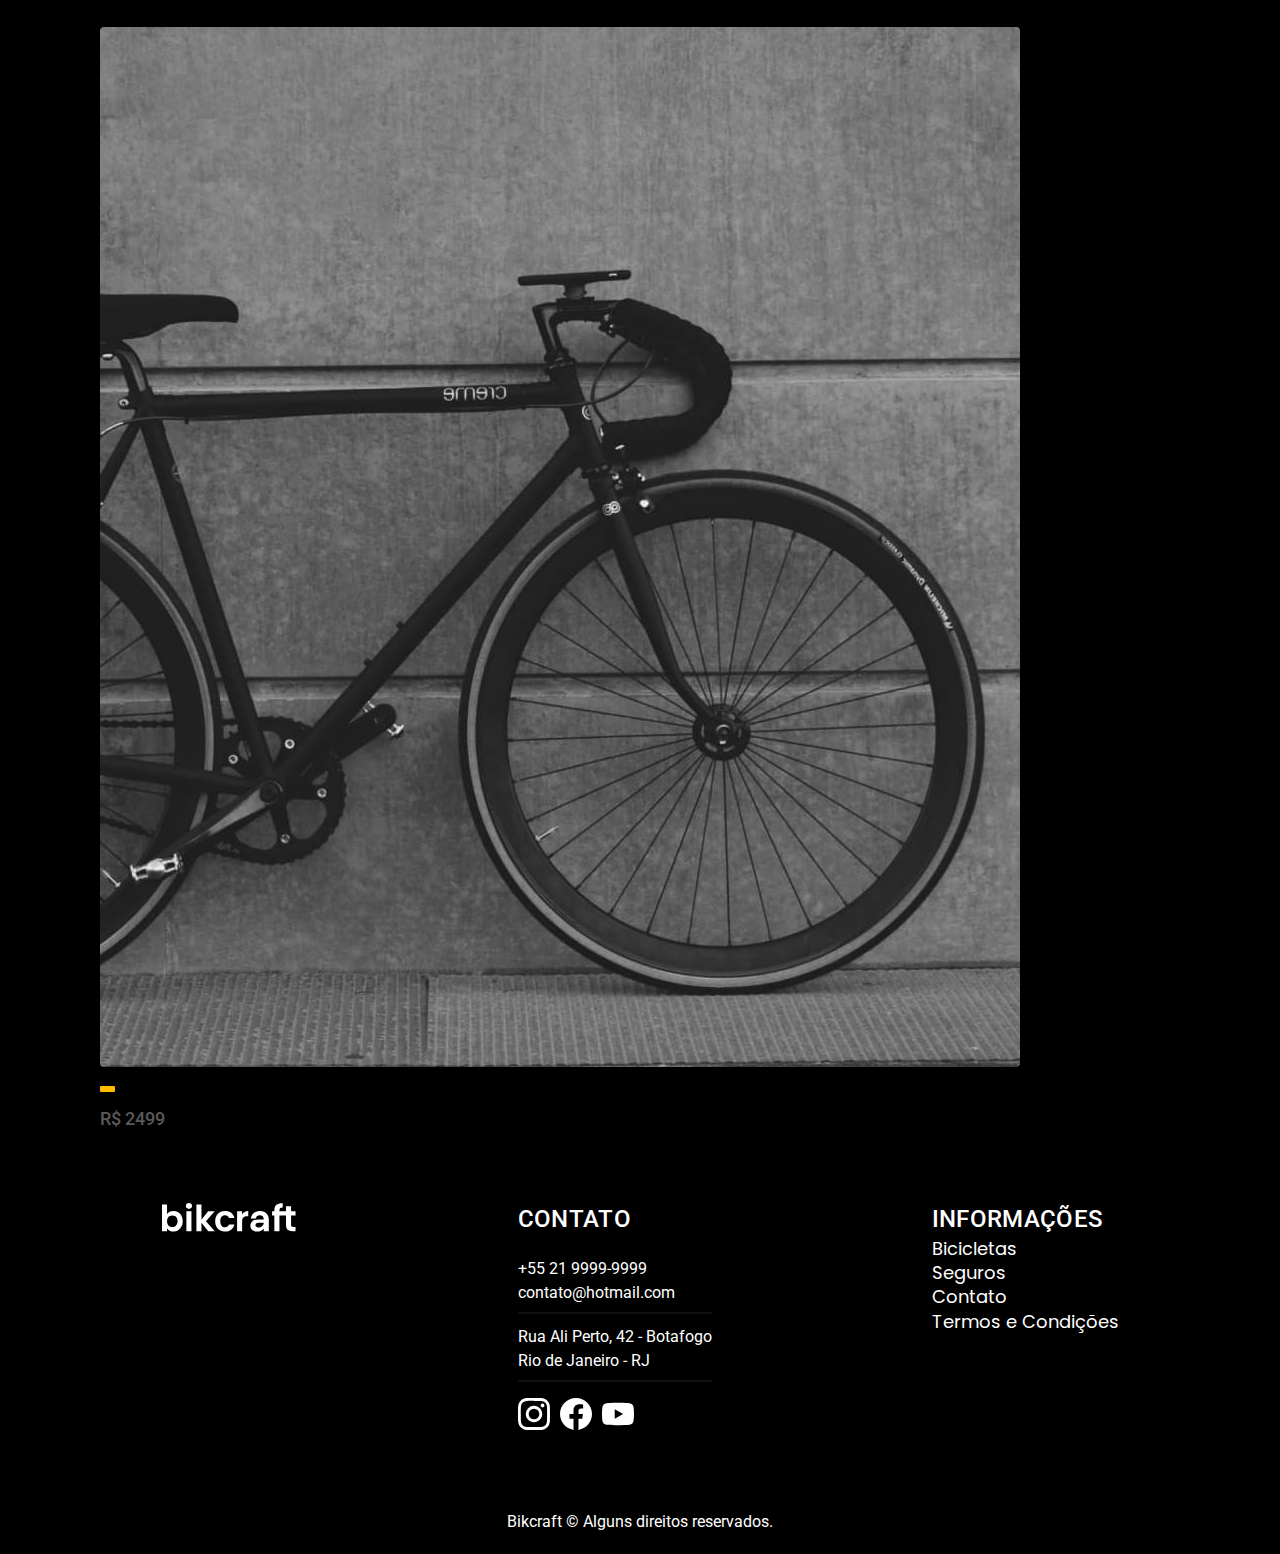
<file: escolha-a-sua.html>
<!DOCTYPE html>
<html lang="pt-br">

<head>
  <meta charset="UTF-8">
  <meta name="viewport" content="width=device-width, initial-scale=1.0">
  <link rel="preconnect" href="https://fonts.googleapis.com">
  <link rel="preconnect" href="https://fonts.gstatic.com" crossorigin>
  <link href="https://fonts.googleapis.com/css2?family=Poppins:wght@400;600&family=Roboto:wght@400;500&display=swap" rel="stylesheet">
  <link rel="preconnect" href="https://fonts.googleapis.com">
  <link rel="preconnect" href="https://fonts.gstatic.com" crossorigin>
  <link href="https://fonts.googleapis.com/css2?family=Merriweather:ital@1&family=Poppins:wght@400;600&family=Roboto:wght@400;500&display=swap" rel="stylesheet">
  <link rel="stylesheet" href="/css/style.min.css">
  <title>BikCraft</title>
  <meta name="description" content="Bicicletas elétricas de alta precisão e qualidade, feitas sob medida para o cliente. Explore o mundo na sua velocidade com a Bikcraft.">
</head>

<body>
  <header>
    <header>
      <div class="header-container">
        <a href="./"><img src="/img/bikcraft.svg" alt=""></a>
        <nav aria-label="primaria">
          <ul class="nav-links">
            <li><a class="font-1-m cor-0 visitado" href="/bicicletas.html">Bicicletas</a></li>
            <li><a class="font-1-m cor-0" href="">Seguros</a></li>
            <li><a class="font-1-m cor-0" href="">Contato</a></li>
          </ul>
        </nav>
      </div>
    </header>

    <!----------main--------------------------->

    <main class="escolhasu-main-bg">
      <div class="title-bpage-bg">
        <div class="title-bpage-container">
          <p class="font-2-l-b cor-5">R$ 4999</p>
          <h1 class="font-1-xxl cor-0">Nimbus Stark<span class="cor-p1">.</span></h1>
        </div>
      </div>
      <div class="escolhasu-main-container">
        <div class="escolhasu-compra-container">
          <div class="escolhasu-image-container">
            <img src="/img/bicicletas/nimbus.jpg" alt="Bicicleta Nimbus">
            <div class="escolhasu-image-outras">
              <img src="/img/bicicletas/magic.jpg" alt="Bicicleta Magic">
              <img src="/img/bicicletas/nebula.jpg" alt="Bicicleta Nebula">
            </div>
          </div>

          <div class="escolhasu-info-compra">
            <div class="escolhasu-info1">
              <p class="font-2-l cor-5">A Nimbus Stark é a melhor Bikcraft já criada pela nossa equipe. Ela vem equipada com os melhores acessórios, o que garante maior velocidade.</p>
              <div class="escolhasu-info1-container">
                <a href="" class="button-1">COMPRAR AGORA</a>
                <ul>
                  <li class="font-1-xs cor-6"><img src="/img/icones/entrega.svg" alt="">Entrega em 5 dias</li>
                  <li class="font-1-xs cor-6"><img src="/img/icones/estoque.svg" alt="">18 em estoque</li>
                </ul>
              </div>
            </div>

            <div class="escolhasu-info2">
              <h4 class="font-1-l cor-0">INFORMAÇÕES</h4>
              <div class="escolhasu-info2-bg">
                <div class="escolhasu-info2-container">
                  <div class="escolhasu-info2-itens">
                    <img src="/img/icones/eletrica.svg" alt="">
                    <h3 class="font-1-m cor-0">Motor Elétrico</h3>
                    <p class="font-2-xs cor-5">Permite você viajar distâncias inimaginaveis com a sua bike.</p>
                  </div>

                  <div class="escolhasu-infos-itens">
                    <img src="/img/icones/velocidade.svg" alt="">
                    <h3 class="font-1-m cor-0">40 km/h</h3>
                    <p class="font-2-xs cor-5">A mais rápida bicicleta elétrica disponível hoje no mercado.</p>
                  </div>

                  <div class="escolhasu-infos-itens">
                    <img src="/img/icones/rastreador.svg" alt="">
                    <h3 class="font-1-m cor-0">Rastreador</h3>
                    <p class="font-2-xs cor-5">Rastreador e sistema anti-furto para garantir o seu sossego.</p>
                  </div>

                  <div class="escolhasu-infos-itens">
                    <img src="/img/icones/carbono.svg" alt="">
                    <h3 class="font-1-m cor-0">Fibra de Carbono</h3>
                    <p class="font-2-xs cor-5">Maior proteção possível para a sua Bikcraft com fibra de carbono.</p>
                  </div>

                </div>
              </div>

            </div>

            <div class="escolhasu-info3">
              <h4 class="font-1-l cor-0">FICHA TÉCNICA</h4>
              <div class="escolhasu-info3-bg">
                <ul>
                  <li class="font-2-s cor-0">Peso <span class="cor-6">9kg</span></li>
                  <li class="font-2-s cor-0">Altura <span class="cor-6">60 cm</span></li>
                  <li class="font-2-s cor-0">Largura <span class="cor-6">120 cm</span></li>
                  <li class="font-2-s cor-0">Profundidade <span class="cor-6">10 cm</span></li>
                  <li class="font-2-s cor-0">Marchas <span class="cor-6">16</span></li>
                  <li class="font-2-s cor-0">Roda <span class="cor-6">29</span></li>
                </ul>
              </div>
            </div>
          </div>
        </div>
      </div>



      </div>
    </main>

    <section class="bicicletas-container">
      <h1 class="font-1-xxl">escolha a sua<span class="cor-p1">. </span></h1>
      <div class="bicicletas-itens-container">
        <div class="bicicletas-itens">
          <a href="/escolha-a-sua.html">
            <img src="/img/bicicletas/magic-home.jpg" alt="Bicicleta Magic Might">
            <h2 class="font-1-xl">Magic Might</h2>
            <span class="font-2-m cor-8">R$ 2499</span>
          </a>
        </div>
    </section>
    <!--Rodapé---------------------------------------->

    <footer>
      <div class="rodape-container">
        <div class="part1-rodape">
          <img src="/img/bikcraft.svg" alt="logo">
        </div>
        <div class="part2-rodape">
          <h3 class="font-2-l-b">CONTATO</h3>
          <UL>
            <li class="font-2-s">+55 21 9999-9999</li>
            <li class="font-2-s">contato@hotmail.com</li>
          </UL>
          <ul>
            <li class="font-2-s">Rua Ali Perto, 42 - Botafogo</li>
            <li class="font-2-s">Rio de Janeiro - RJ</li>
          </ul>
          <div class="redes-rodape">
            <a href="">
              <img src="/img/redes/instagram.svg" alt="">
            </a>
            <a href="">
              <img src="/img/redes/facebook.svg" alt="">
            </a>
            <a href="">
              <img src="/img/redes/youtube.svg" alt="">
            </a>
          </div>
        </div>
        <div class="part3-rodape">
          <h3 class="font-2-l-b">INFORMAÇÕES</h3>
          <nav>
            <ul>
              <li><a class="font-1-m" href="">Bicicletas</a></li>
              <li><a class="font-1-m" href="">Seguros</a></li>
              <li><a class="font-1-m" href="">Contato</a></li>
              <li><a class="font-1-m" href="">Termos e Condições</a></li>
            </ul>
          </nav>
        </div>
      </div>
      <span class="font-2-s">Bikcraft © Alguns direitos reservados.</span>
    </footer>
</file>
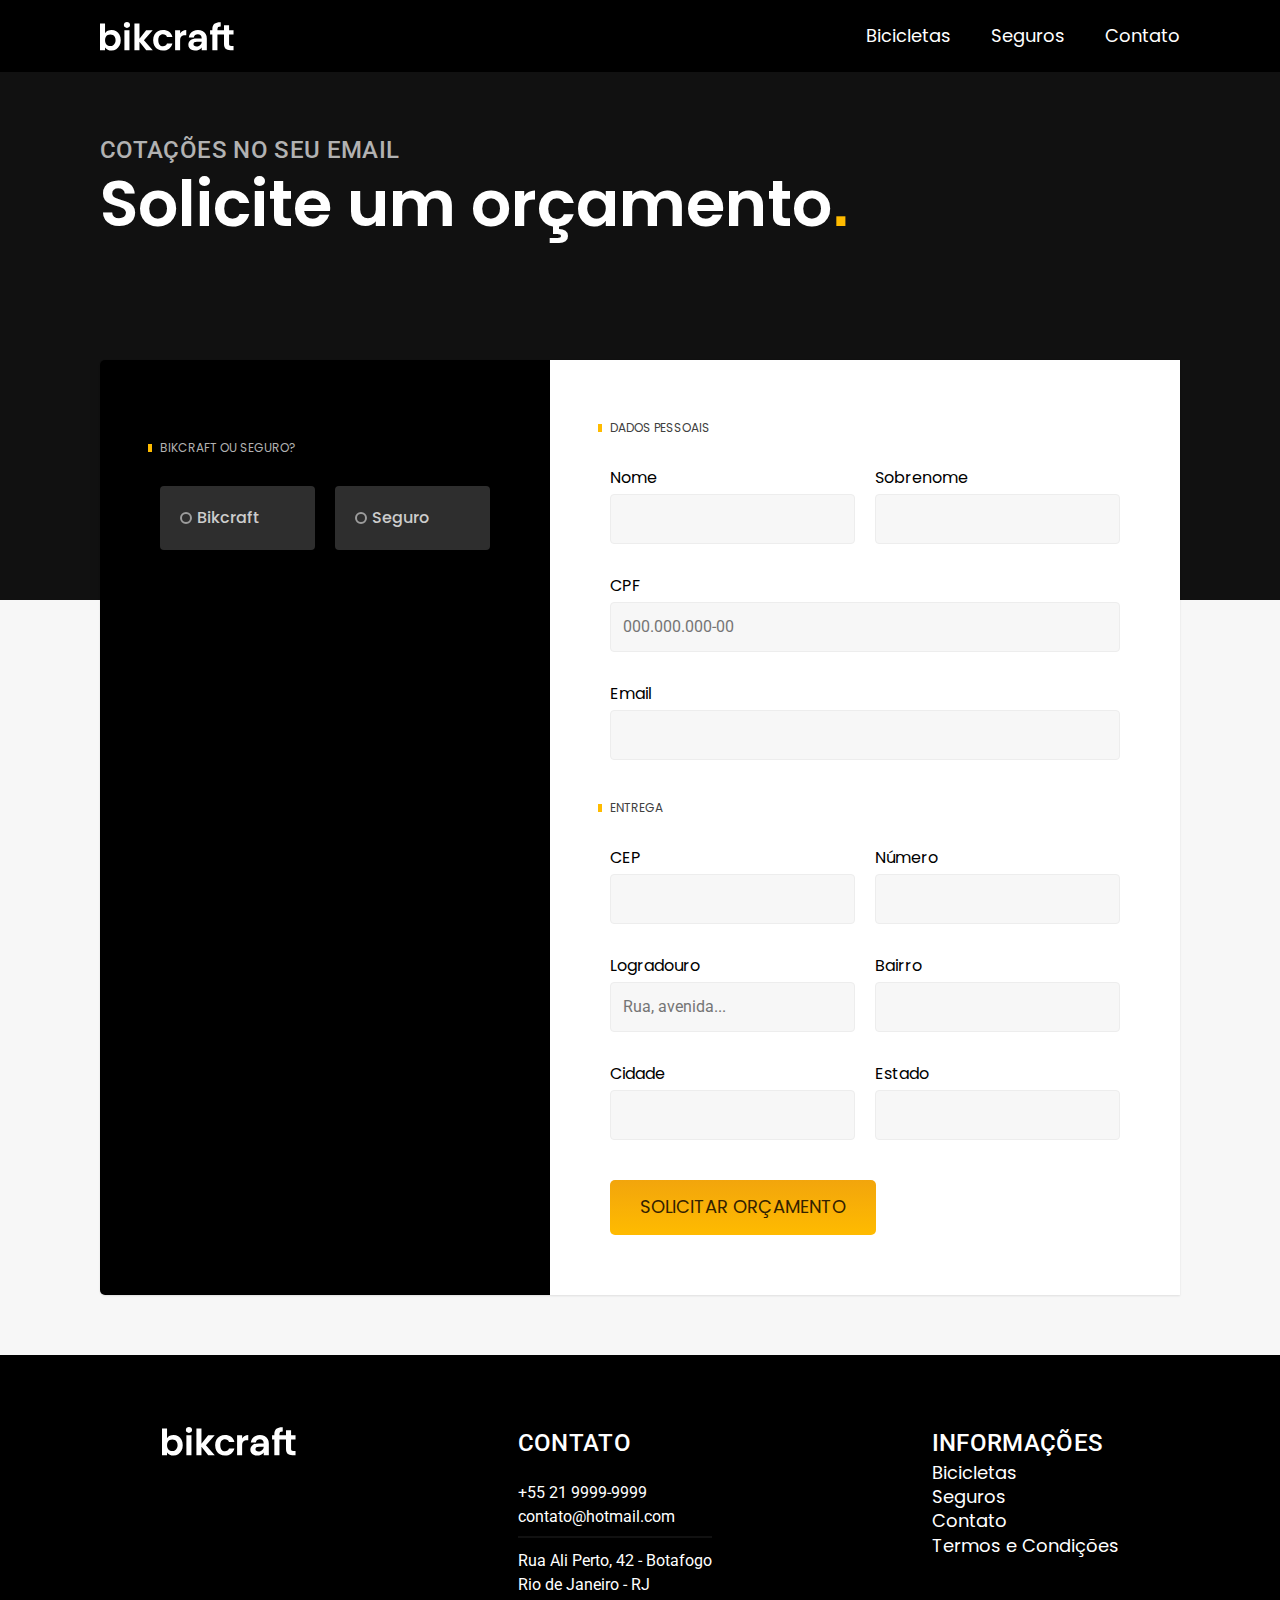
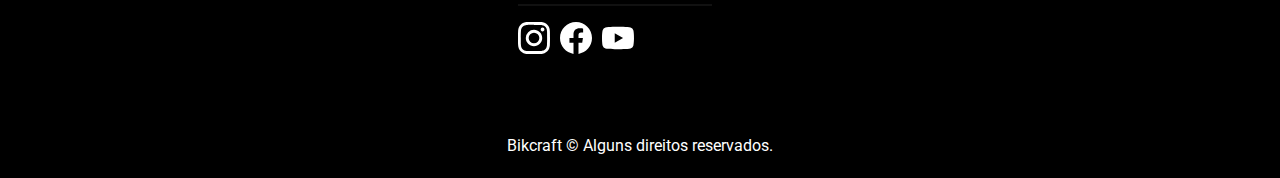
<file: orcamento.html>
<!DOCTYPE html>
<html lang="pt-br">

<head>
  <meta charset="UTF-8">
  <meta name="viewport" content="width=device-width, initial-scale=1.0">
  <link rel="preconnect" href="https://fonts.googleapis.com">
  <link rel="preconnect" href="https://fonts.gstatic.com" crossorigin>
  <link href="https://fonts.googleapis.com/css2?family=Poppins:wght@400;600&family=Roboto:wght@400;500&display=swap" rel="stylesheet">
  <link rel="preconnect" href="https://fonts.googleapis.com">
  <link rel="preconnect" href="https://fonts.gstatic.com" crossorigin>
  <link href="https://fonts.googleapis.com/css2?family=Merriweather:ital@1&family=Poppins:wght@400;600&family=Roboto:wght@400;500&display=swap" rel="stylesheet">
  <link rel="preload" href="/css/style.css" as="style">
  <link rel="stylesheet" href="/css/style.min.css">
  <title>Orçamento | BikCraft</title>
  <meta name="description" content="BikCraft Orçamento">
  <script>document.documentElement.classList.add('js');</script>
  <link rel="icon" href="/favicon.svg" type="image/svg+xml">

  <!--Navegação primaria------------------------------------->

<body id="orcamento">

  <header>
    <div class="header-container">
      <a href="./"><img src="/img/bikcraft.svg" alt=""></a>
      <nav aria-label="primaria">
        <ul class="nav-links">
          <li><a class="font-1-m cor-0" href="/bicicletas.html">Bicicletas</a></li>
          <li><a class="font-1-m cor-0" href="/seguros.html">Seguros</a></li>
          <li><a class="font-1-m cor-0" href="/contato.html">Contato</a></li>
        </ul>
      </nav>
    </div>
  </header>

  <!--Main----------------------------------------------------------->

  <main id="orcamento-main">
    <div class="title-bpage-bg">
      <div class="title-bpage-container">
        <p class="font-2-l-b cor-5">COTAÇÕES NO SEU EMAIL</p>
        <h1 class="font-1-xxl cor-0">Solicite um orçamento<span class="cor-p1">.</span></h1>
      </div>
    </div>

    <form class="orcamento-main-container">
      <div class="orcamento-produtos-container">

        <h2 class="font-1-xs cor-5">BIKCRAFT OU SEGURO?</h2>
        <input type="radio" name="tipo" value="bikcraft" id="bikcraft">
        <label for="bikcraft">Bikcraft</label>
        <input type="radio" name="tipo" value="seguro" id="seguro">
        <label for="seguro">Seguro</label>

        <!--Bikcraft bicicletas escolha------------------------------------->

        <div class="orcamento-conteudo" id="orcamento-bikcraft">
          <h2 class="font-1-xs cor-5">Escolha a sua (BIKCRAFT)</h2>

          <!--Opt 1-->
          <input type="radio" name="produto" value="nimbus" id="nimbus">
          <label for="nimbus">Nimbus Stark <span>R$4999</span></label>
          <div class="orcamento-detalhes">
            <ul class="font-1-xs cor-8">
              <li><img src="/img/icones/eletrica.svg" alt=""> Motor Eletrico</li>
              <li><img src="/img/icones/carbono.svg" alt=""> Fibra de Carbono</li>
              <li><img src="/img/icones/velocidade.svg" alt=""> 50 Km/h</li>
              <li><img src="/img/icones/rastreador.svg" alt=""> Rastreador</li>
            </ul>
            <img src="/img/bicicletas/nimbus.jpg" alt="Bicicleta Nimbus">
          </div>

          <!--Opt 2-->
          <input type="radio" name="produto" value="magic" id="magic">
          <label for="magic">Magic Might <span>R$4999</span></label>
          <div class="orcamento-detalhes">
            <ul class="font-1-xs cor-8">
              <li><img src="/img/icones/eletrica.svg" alt=""> Motor Eletrico</li>
              <li><img src="/img/icones/carbono.svg" alt=""> Fibra de Carbono</li>
              <li><img src="/img/icones/velocidade.svg" alt=""> 50 Km/h</li>
              <li><img src="/img/icones/rastreador.svg" alt=""> Rastreador</li>
            </ul>
            <img src="/img/bicicletas/magic.jpg" alt="Bicicleta Nimbus">
          </div>

          <!--Opt 3-->
          <input type="radio" name="produto" value="nebula" id="nebula">
          <label for="nebula">Nebula Cosmic <span>R$4999</span></label>
          <div class="orcamento-detalhes">
            <ul class="font-1-xs cor-8">
              <li><img src="/img/icones/eletrica.svg" alt=""> Motor Eletrico</li>
              <li><img src="/img/icones/carbono.svg" alt=""> Fibra de Carbono</li>
              <li><img src="/img/icones/velocidade.svg" alt=""> 50 Km/h</li>
              <li><img src="/img/icones/rastreador.svg" alt=""> Rastreador</li>
            </ul>
            <img src="/img/bicicletas/nimbus.jpg" alt="Bicicleta Nimbus">
          </div>
        </div>


        <!--Bikcraft Seguros escolha------------------------------------->
        <div class="orcamento-conteudo" id="orcamento-seguro">
          <h2 class="font-1-xs cor-5">Escolha o plano</h2>

          <!--Opt1-->
          <input type="radio" name="produto" value="prata" id="prata">
          <label for="prata">Prata<span>R$199</span></label>

          <!--Opt2-->
          <input type="radio" name="produto" value="ouro" id="ouro">
          <label for="ouro">Ouro<span>R$299</span></label>

        </div>
      </div>

      <div class="orcamento-dados form">

        <h2 class="font-1-xs cor-9 col-2">DADOS PESSOAIS</h2>
        <div>
          <label for="nome">Nome</label>
          <input type="text" id="nome" name="nome">
        </div>

        <div>
          <label for="sobrenome">Sobrenome</label>
          <input type="text" id="sobrenome" name="sobrenome">
        </div>

        <div class="col-2">
          <label for="cpf">CPF</label>
          <input type="text" id="cpf" name="cpf" placeholder="000.000.000-00">
        </div>

        <div class="col-2">
          <label for="email">Email</label>
          <input type="email" id="email" name="email">
        </div>

        <h2 class="font-1-xs cor-9 col-2">ENTREGA</h2>
        <div>
          <label for="cep">CEP</label>
          <input type="text" id="cep" name="cep">
        </div>

        <div>
          <label for="numero">Número</label>
          <input type="text" id="numero" name="numero">
        </div>

        <div>
          <label for="logradouro">Logradouro</label>
          <input type="text" id="logradouro" name="logradouro" placeholder="Rua, avenida...">
        </div>

        <div>
          <label for="bairro">Bairro</label>
          <input type="text" id="bairro" name="bairro">
        </div>

        <div>
          <label for="cidade">Cidade</label>
          <input type="text" id="cidade" name="cidade">
        </div>

        <div>
          <label for="estado">Estado</label>
          <input type="text" id="estado" name="estado">
        </div>

        <button class="button-1 col-2">SOLICITAR ORÇAMENTO</button>
      </div>
    </form>
  </main>

  <!--Rodape----------------------------------->

  <footer>
    <div class="rodape-container">
      <div class="part1-rodape">
        <img src="/img/bikcraft.svg" alt="logo">
      </div>
      <div class="part2-rodape">
        <h3 class="font-2-l-b">CONTATO</h3>
        <UL>
          <li class="font-2-s">+55 21 9999-9999</li>
          <li class="font-2-s">contato@hotmail.com</li>
        </UL>
        <ul>
          <li class="font-2-s">Rua Ali Perto, 42 - Botafogo</li>
          <li class="font-2-s">Rio de Janeiro - RJ</li>
        </ul>
        <div class="redes-rodape">
          <a href="">
            <img src="/img/redes/instagram.svg" alt="">
          </a>
          <a href="">
            <img src="/img/redes/facebook.svg" alt="">
          </a>
          <a href="">
            <img src="/img/redes/youtube.svg" alt="">
          </a>
        </div>
      </div>
      <div class="part3-rodape">
        <h3 class="font-2-l-b">INFORMAÇÕES</h3>
        <nav>
          <ul>
            <li><a class="font-1-m" href="/bicicletas.html">Bicicletas</a></li>
            <li><a class="font-1-m" href="/seguros.html">Seguros</a></li>
            <li><a class="font-1-m" href="/contato.html ">Contato</a></li>
            <li><a class="font-1-m" href="/termos.html">Termos e Condições</a></li>
          </ul>
        </nav>
      </div>
    </div>
    <span class="font-2-s">Bikcraft © Alguns direitos reservados.</span>
  </footer>

  <script src="./js/script.js"></script>
</body>
</file>
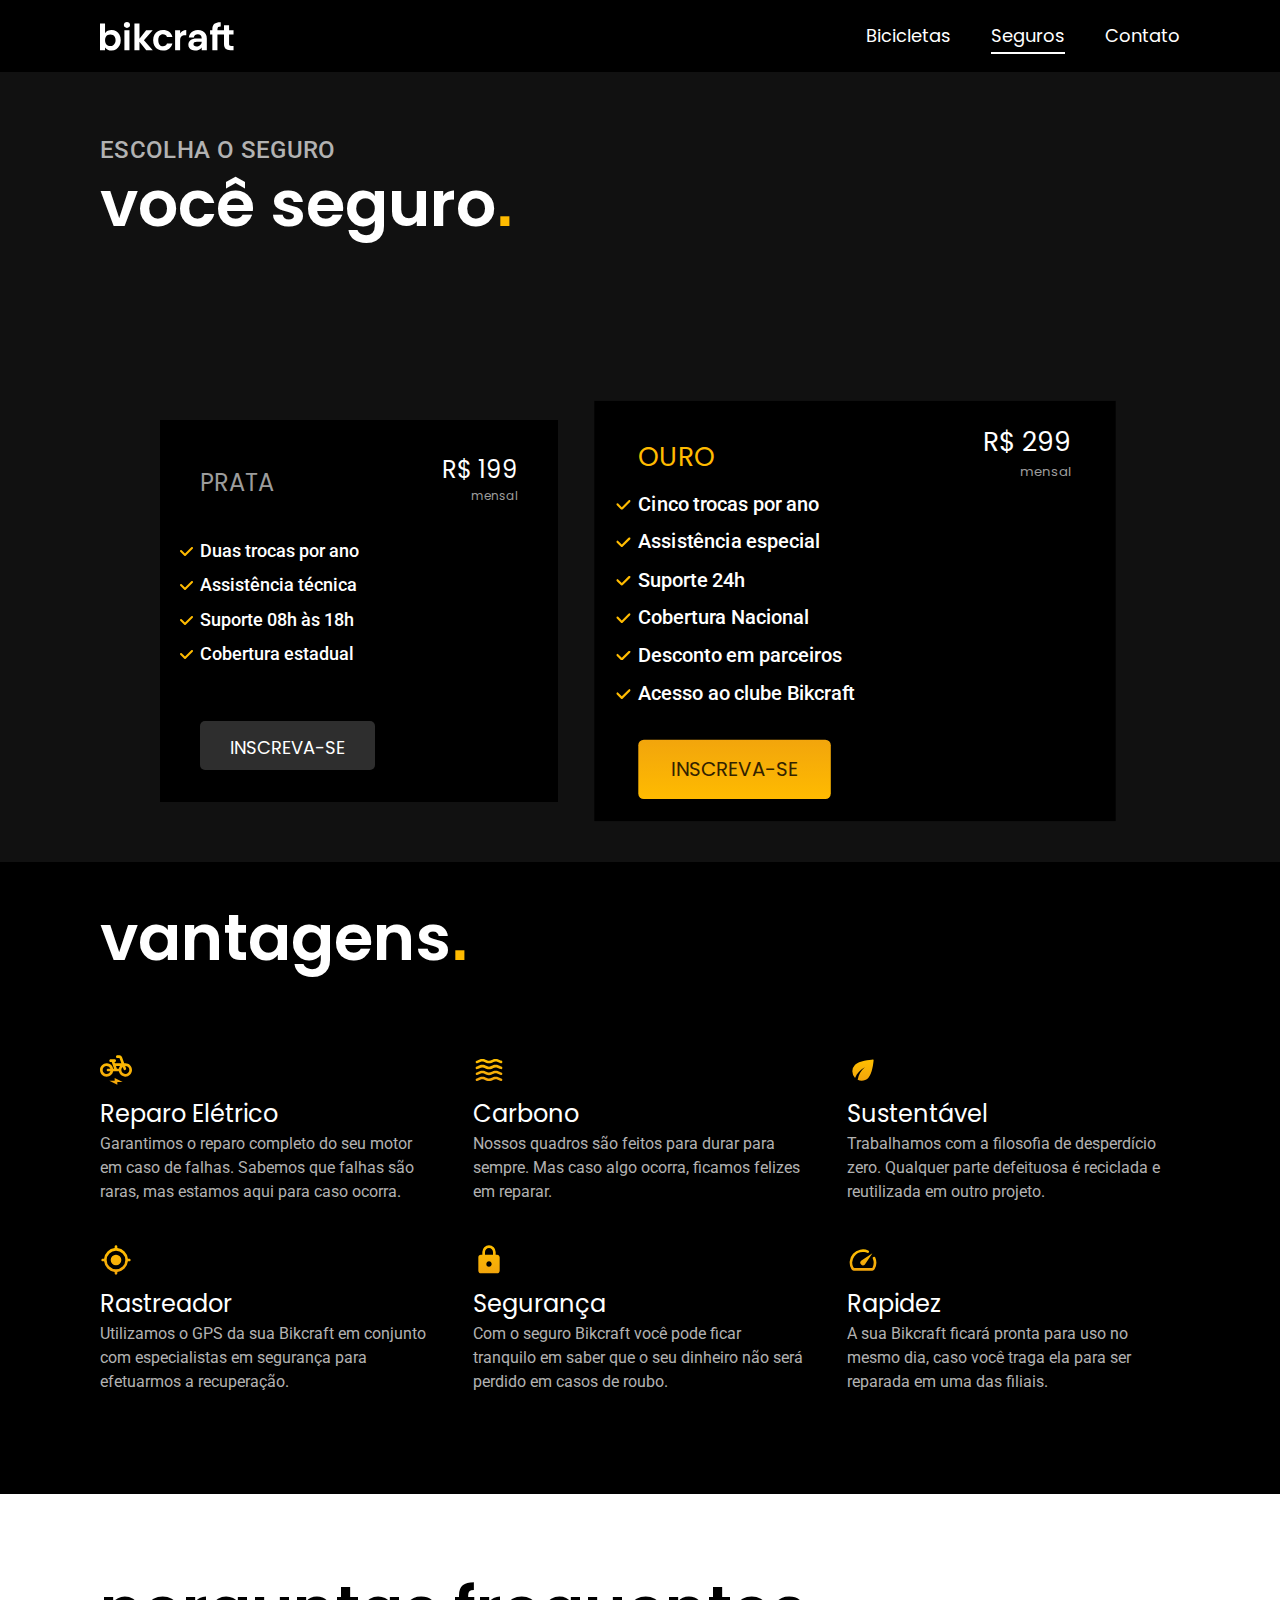
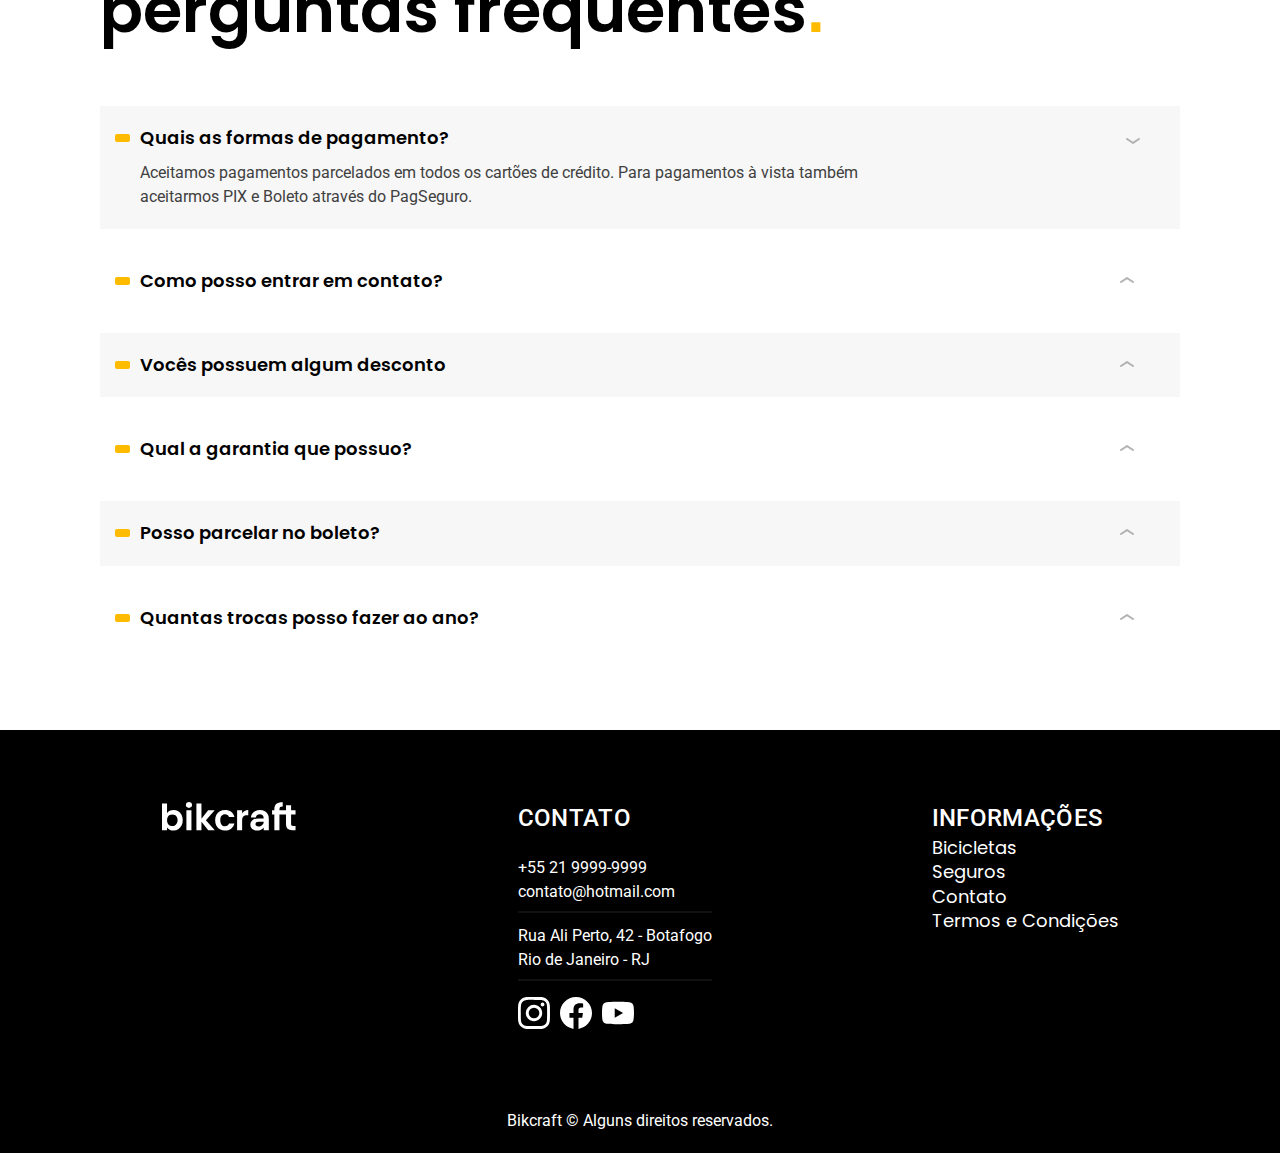
<file: seguros.html>
<!DOCTYPE html>
<html lang="pt-br">

<head>
  <meta charset="UTF-8">
  <meta name="viewport" content="width=device-width, initial-scale=1.0">
  <link rel="preconnect" href="https://fonts.googleapis.com">
  <link rel="preconnect" href="https://fonts.gstatic.com" crossorigin>
  <link href="https://fonts.googleapis.com/css2?family=Poppins:wght@400;600&family=Roboto:wght@400;500&display=swap" rel="stylesheet">
  <link rel="preconnect" href="https://fonts.googleapis.com">
  <link rel="preconnect" href="https://fonts.gstatic.com" crossorigin>
  <link href="https://fonts.googleapis.com/css2?family=Merriweather:ital@1&family=Poppins:wght@400;600&family=Roboto:wght@400;500&display=swap" rel="stylesheet">
  <link rel="preload" href="/css/style.css" as="style">
  <link rel="stylesheet" href="/css/style.min.css">
  <title>Seguros | BikCraft</title>
  <meta name="description" content="BikCraft Seguros">
  <script>document.documentElement.classList.add('js');</script>
  <link rel="icon" href="/favicon.svg" type="image/svg+xml">


<body>
  <!--Navegação primaria------------------------------------->

  <header>
    <div class="header-container">
      <a href="./"><img src="/img/bikcraft.svg" alt=""></a>
      <nav aria-label="primaria">
        <ul class="nav-links">
          <li><a class="font-1-m cor-0" href="/bicicletas.html">Bicicletas</a></li>
          <li><a class="font-1-m cor-0" href="/seguros.html">Seguros</a></li>
          <li><a class="font-1-m cor-0" href="/contato.html">Contato</a></li>
        </ul>
      </nav>
    </div>
  </header>

  <!--Main-------------------------------------------------------->
  <main>
    <div class="title-bpage-bg">
      <div class="title-bpage-container">
        <p class="font-2-l-b cor-5">ESCOLHA O SEGURO</p>
        <h1 class="font-1-xxl cor-0">você seguro<span class="cor-p1">.</span></h1>
      </div>
    </div>

    <div class="seguros-bg cor-0">
      <div class="seguros-container">
        <div class="cards-container">

          <div class="card-prata">
            <h3 class="font-1-l cor-6">PRATA</h3>
            <span class="font-1-l">R$ 199</span>
            <ul>
              <li class="font-2-m">Duas trocas por ano</p>
              </li>
              <li class="font-2-m">Assistência técnica</p>
              </li>
              <li class="font-2-m">Suporte 08h às 18h</li>
              <li class="font-2-m">Cobertura estadual </li>
            </ul>
            <a class="button-2" href="/orcamento.html?tipo=seguro&produto=prata">INSCREVA-SE</a>
          </div>

          <div class="card-ouro">
            <h3 class="font-1-l cor-p1">OURO</h3>
            <span class="font-1-l">R$ 299</span>
            <ul>
              <li class="font-2-m">Cinco trocas por ano </li>
              <li class="font-2-m">Assistência especial </li>
              <li class="font-2-m">Suporte 24h </li>
              <li class="font-2-m">Cobertura Nacional </li>
              <li class="font-2-m">Desconto em parceiros </li>
              <li class="font-2-m">Acesso ao clube Bikcraft </li>
            </ul>
            <a class="button-1" href="/orcamento.html?tipo=seguro&produto=ouro">INSCREVA-SE</a>
          </div>
        </div>


      </div>
    </div>
    </div>
  </main>

  <!--vantagens----------------------------------------------->

  <article class="vantagens-seg-bg">
    <div class="vantagens-seg">
      <h1 class="font-1-xxl cor-0">vantagens<span class="cor-p1">.</span></h1>
      <ul class="vantagens-seg-container">


        <li class="vantagens-itens-container">
          <div>
            <img src="/img/icones/eletrica.svg" alt="">
            <h3 class="font-1-l cor-0">Reparo Elétrico</h3>
            <p class="font-2-s cor-5">Garantimos o reparo completo do seu motor em caso de falhas. Sabemos que falhas são raras, mas estamos aqui para caso ocorra.</p>
          </div>
        </li>

        <li class="vantagens-itens-container">
          <div>
            <img src="/img/icones/carbono.svg" alt="">
            <h3 class="font-1-l cor-0">Carbono</h3>
            <p class="font-2-s cor-5">Nossos quadros são feitos para durar para sempre. Mas caso algo ocorra, ficamos felizes em reparar.</p>
          </div>
        </li>

        <li class="vantagens-itens-container">
          <div>
            <img src="/img/icones/sustentavel.svg" alt="">
            <h3 class="font-1-l cor-0">Sustentável</h3>
            <p class="font-2-s cor-5">Trabalhamos com a filosofia de desperdício zero. Qualquer parte defeituosa é reciclada e reutilizada em outro projeto.</p>
          </div>
        </li>

        <li class="vantagens-itens-container">
          <div>
            <img src="/img/icones/rastreador.svg" alt="">
            <h3 class="font-1-l cor-0">Rastreador</h3>
            <p class="font-2-s cor-5">Utilizamos o GPS da sua Bikcraft em conjunto com especialistas em segurança para efetuarmos a recuperação.</p>
          </div>
        </li>

        <li class="vantagens-itens-container">
          <div>
            <img src="/img/icones/seguro.svg" alt="">
            <h3 class="font-1-l cor-0">Segurança</h3>
            <p class="font-2-s cor-5">Com o seguro Bikcraft você pode ficar tranquilo em saber que o seu dinheiro não será perdido em casos de roubo.

            </p>
          </div>
        </li>

        <li class="vantagens-itens-container">
          <div>
            <img src="/img/icones/velocidade.svg" alt="">
            <h3 class="font-1-l cor-0">Rapidez</h3>
            <p class="font-2-s cor-5">A sua Bikcraft ficará pronta para uso no mesmo dia, caso você traga ela para ser reparada em uma das filiais.
            </p>
          </div>
        </li>

      </ul>
    </div>
  </article>

  <!--Perguntas frequentes-------------------------------------->

  <article class="perguntas-seg-container">
    <h1 class="font-1-xxl cor-12">perguntas frequentes<span class="cor-p1">.</span></h1>

    <dl>
      <div>
        <dt><button class="font-1-m-b" aria-controls="pergunta1" aria-expanded="true">Quais as formas de pagamento?</button></dt>
        <dd id="pergunta1" class="font-2-s cor-9 ativa">Aceitamos pagamentos parcelados em todos os cartões de crédito. Para pagamentos à vista também aceitarmos PIX e Boleto através do PagSeguro.</dd>
      </div>

      <div>
        <dt><button class="font-1-m-b" aria-controls="pergunta2" aria-expanded="false">Como posso entrar em contato?</button></dt>
        <dd id="pergunta2" class="font-2-s cor-9">Aceitamos pagamentos parcelados em todos os cartões de crédito. Para pagamentos à vista também aceitarmos PIX e Boleto através do PagSeguro.</dd>
      </div>

      <div>
        <dt><button class="font-1-m-b" aria-controls="pergunta3" aria-expanded="false">Vocês possuem algum desconto</button></dt>
        <dd id="pergunta3" class="font-2-s cor-9">Aceitamos pagamentos parcelados em todos os cartões de crédito. Para pagamentos à vista também aceitarmos PIX e Boleto através do PagSeguro.</dd>
      </div>

      <div>
        <dt><button class="font-1-m-b" aria-controls="pergunta4" aria-expanded="false">Qual a garantia que possuo?</button></dt>
        <dd id="pergunta4" class="font-2-s cor-9">Aceitamos pagamentos parcelados em todos os cartões de crédito. Para pagamentos à vista também aceitarmos PIX e Boleto através do PagSeguro.</dd>
      </div>

      <div>
        <dt><button class="font-1-m-b" aria-controls="pergunta5" aria-expanded="false">Posso parcelar no boleto?</button></dt>
        <dd id="pergunta5" class="font-2-s cor-9">Aceitamos pagamentos parcelados em todos os cartões de crédito. Para pagamentos à vista também aceitarmos PIX e Boleto através do PagSeguro.
        </dd>
      </div>

      <div>
        <dt><button class="font-1-m-b" aria-controls="pergunta6" aria-expanded="false">Quantas trocas posso fazer ao ano?</button></dt>
        <dd id="pergunta6" class="font-2-s cor-9">Aceitamos pagamentos parcelados em todos os cartões de crédito. Para pagamentos à vista também aceitarmos PIX e Boleto através do PagSeguro.</dd>
      </div>
    </dl>
  </article>

  <!--Rodapé---------------------------------------->

  <footer>
    <div class="rodape-container">
      <div class="part1-rodape">
        <img src="/img/bikcraft.svg" alt="logo">
      </div>
      <div class="part2-rodape">
        <h3 class="font-2-l-b">CONTATO</h3>
        <UL>
          <li class="font-2-s">+55 21 9999-9999</li>
          <li class="font-2-s">contato@hotmail.com</li>
        </UL>
        <ul>
          <li class="font-2-s">Rua Ali Perto, 42 - Botafogo</li>
          <li class="font-2-s">Rio de Janeiro - RJ</li>
        </ul>
        <div class="redes-rodape">
          <a href="">
            <img src="/img/redes/instagram.svg" alt="">
          </a>
          <a href="">
            <img src="/img/redes/facebook.svg" alt="">
          </a>
          <a href="">
            <img src="/img/redes/youtube.svg" alt="">
          </a>
        </div>
      </div>
      <div class="part3-rodape">
        <h3 class="font-2-l-b">INFORMAÇÕES</h3>
        <nav>
          <ul>
            <li><a class="font-1-m" href="/bicicletas.html">Bicicletas</a></li>
            <li><a class="font-1-m" href="/seguros.html">Seguros</a></li>
            <li><a class="font-1-m" href="/contato.html ">Contato</a></li>
            <li><a class="font-1-m" href="/termos.html">Termos e Condições</a></li>
          </ul>
        </nav>
      </div>
    </div>
    <span class="font-2-s">Bikcraft © Alguns direitos reservados.</span>
  </footer>
  <script src="./js/script.js"></script>
</body>

</html>
</file>
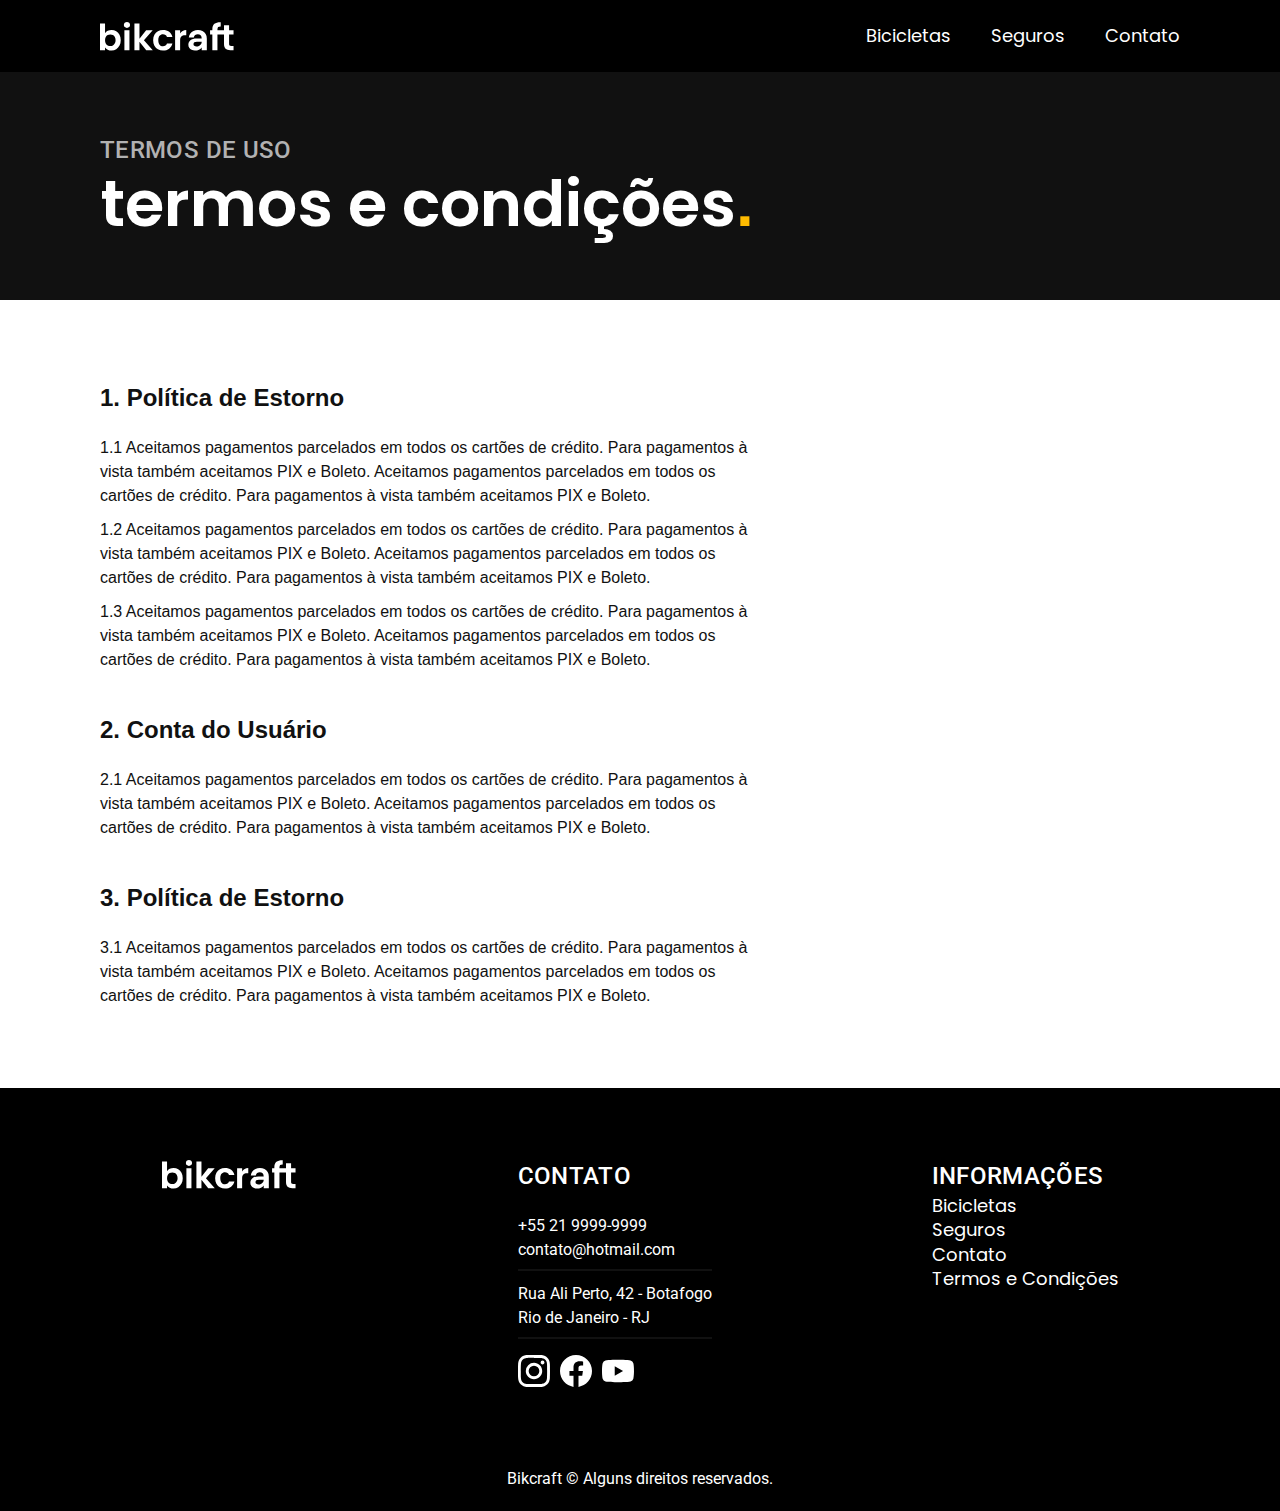
<file: termos.html>
<!DOCTYPE html>
<html lang="pt-br">

<head>
  <meta charset="UTF-8">
  <meta name="viewport" content="width=device-width, initial-scale=1.0">
  <link rel="preconnect" href="https://fonts.googleapis.com">
  <link rel="preconnect" href="https://fonts.gstatic.com" crossorigin>
  <link href="https://fonts.googleapis.com/css2?family=Poppins:wght@400;600&family=Roboto:wght@400;500&display=swap" rel="stylesheet">
  <link rel="preconnect" href="https://fonts.googleapis.com">
  <link rel="preconnect" href="https://fonts.gstatic.com" crossorigin>
  <link href="https://fonts.googleapis.com/css2?family=Merriweather:ital@1&family=Poppins:wght@400;600&family=Roboto:wght@400;500&display=swap" rel="stylesheet">
  <link rel="preload" href="/css/style.css" as="style">
  <link rel="stylesheet" href="/css/style.min.css">
  <title>Termos | BikCraft</title>
  <meta name="description" content="BikCraft Contato">
  <script>document.documentElement.classList.add('js');</script>
  <link rel="icon" href="/favicon.svg" type="image/svg+xml">

<body id="termos">
  <!--Navegação primaria------------------------------------->

  <header>
    <div class="header-container">
      <a href="./"><img src="/img/bikcraft.svg" alt=""></a>
      <nav aria-label="primaria">
        <ul class="nav-links">
          <li><a class="font-1-m cor-0" href="/bicicletas.html">Bicicletas</a></li>
          <li><a class="font-1-m cor-0" href="/seguros.html">Seguros</a></li>
          <li><a class="font-1-m cor-0" href="/contato.html">Contato</a></li>
        </ul>
      </nav>
    </div>
  </header>

  <main class="termos-main-container">
    <div class="title-bpage-bg">
      <div class="title-bpage-container">
        <p class="font-2-l-b cor-5">TERMOS DE USO</p>
        <h1 class="font-1-xxl cor-0">termos e condições<span class="cor-p1">.</span></h1>
      </div>
    </div>

    <div class="termos-main">
      <div class="termos-container font-2-s cor-11">
        <h2 class="font-1-l-b">1. Política de Estorno</h2>
        <div class="termos-p">
          <p>1.1 Aceitamos pagamentos parcelados em todos os cartões de crédito. Para pagamentos à vista também aceitamos PIX e Boleto. Aceitamos pagamentos parcelados em todos os cartões de crédito. Para pagamentos à vista também aceitamos PIX e Boleto.</p>
          <p>1.2 Aceitamos pagamentos parcelados em todos os cartões de crédito. Para pagamentos à vista também aceitamos PIX e Boleto. Aceitamos pagamentos parcelados em todos os cartões de crédito. Para pagamentos à vista também aceitamos PIX e Boleto.</p>
          <p>1.3 Aceitamos pagamentos parcelados em todos os cartões de crédito. Para pagamentos à vista também aceitamos PIX e Boleto. Aceitamos pagamentos parcelados em todos os cartões de crédito. Para pagamentos à vista também aceitamos PIX e Boleto.</p>
        </div>
      </div>

      <div class="termos-container font-2-s cor-11">
        <h2 class="font-1-l-b">2. Conta do Usuário</h2>
        <div class="termos-p">
          <p>2.1 Aceitamos pagamentos parcelados em todos os cartões de crédito. Para pagamentos à vista também aceitamos PIX e Boleto. Aceitamos pagamentos parcelados em todos os cartões de crédito. Para pagamentos à vista também aceitamos PIX e Boleto.</p>
        </div>
      </div>

      <div class="termos-container font-2-s cor-11">
        <h2 class="font-1-l-b">3. Política de Estorno</h2>
        <div class="termos-p">
          <p>3.1 Aceitamos pagamentos parcelados em todos os cartões de crédito. Para pagamentos à vista também aceitamos PIX e Boleto. Aceitamos pagamentos parcelados em todos os cartões de crédito. Para pagamentos à vista também aceitamos PIX e Boleto.</p>
        </div>
      </div>
    </div>
  </main>

  <!--Rodape----------------------------------->

  <footer>
    <div class="rodape-container">
      <div class="part1-rodape">
        <img src="/img/bikcraft.svg" alt="logo">
      </div>
      <div class="part2-rodape">
        <h3 class="font-2-l-b">CONTATO</h3>
        <UL>
          <li class="font-2-s">+55 21 9999-9999</li>
          <li class="font-2-s">contato@hotmail.com</li>
        </UL>
        <ul>
          <li class="font-2-s">Rua Ali Perto, 42 - Botafogo</li>
          <li class="font-2-s">Rio de Janeiro - RJ</li>
        </ul>
        <div class="redes-rodape">
          <a href="">
            <img src="/img/redes/instagram.svg" alt="">
          </a>
          <a href="">
            <img src="/img/redes/facebook.svg" alt="">
          </a>
          <a href="">
            <img src="/img/redes/youtube.svg" alt="">
          </a>
        </div>
      </div>
      <div class="part3-rodape">
        <h3 class="font-2-l-b">INFORMAÇÕES</h3>
        <nav>
          <ul>
            <li><a class="font-1-m" href="/bicicletas.html">Bicicletas</a></li>
            <li><a class="font-1-m" href="/seguros.html">Seguros</a></li>
            <li><a class="font-1-m" href="/contato.html ">Contato</a></li>
            <li><a class="font-1-m" href="/termos.html">Termos e Condições</a></li>
          </ul>
        </nav>
      </div>
    </div>
    <span class="font-2-s">Bikcraft © Alguns direitos reservados.</span>
  </footer>

  <script src="./js/script.js"></script>
</body>
</file>
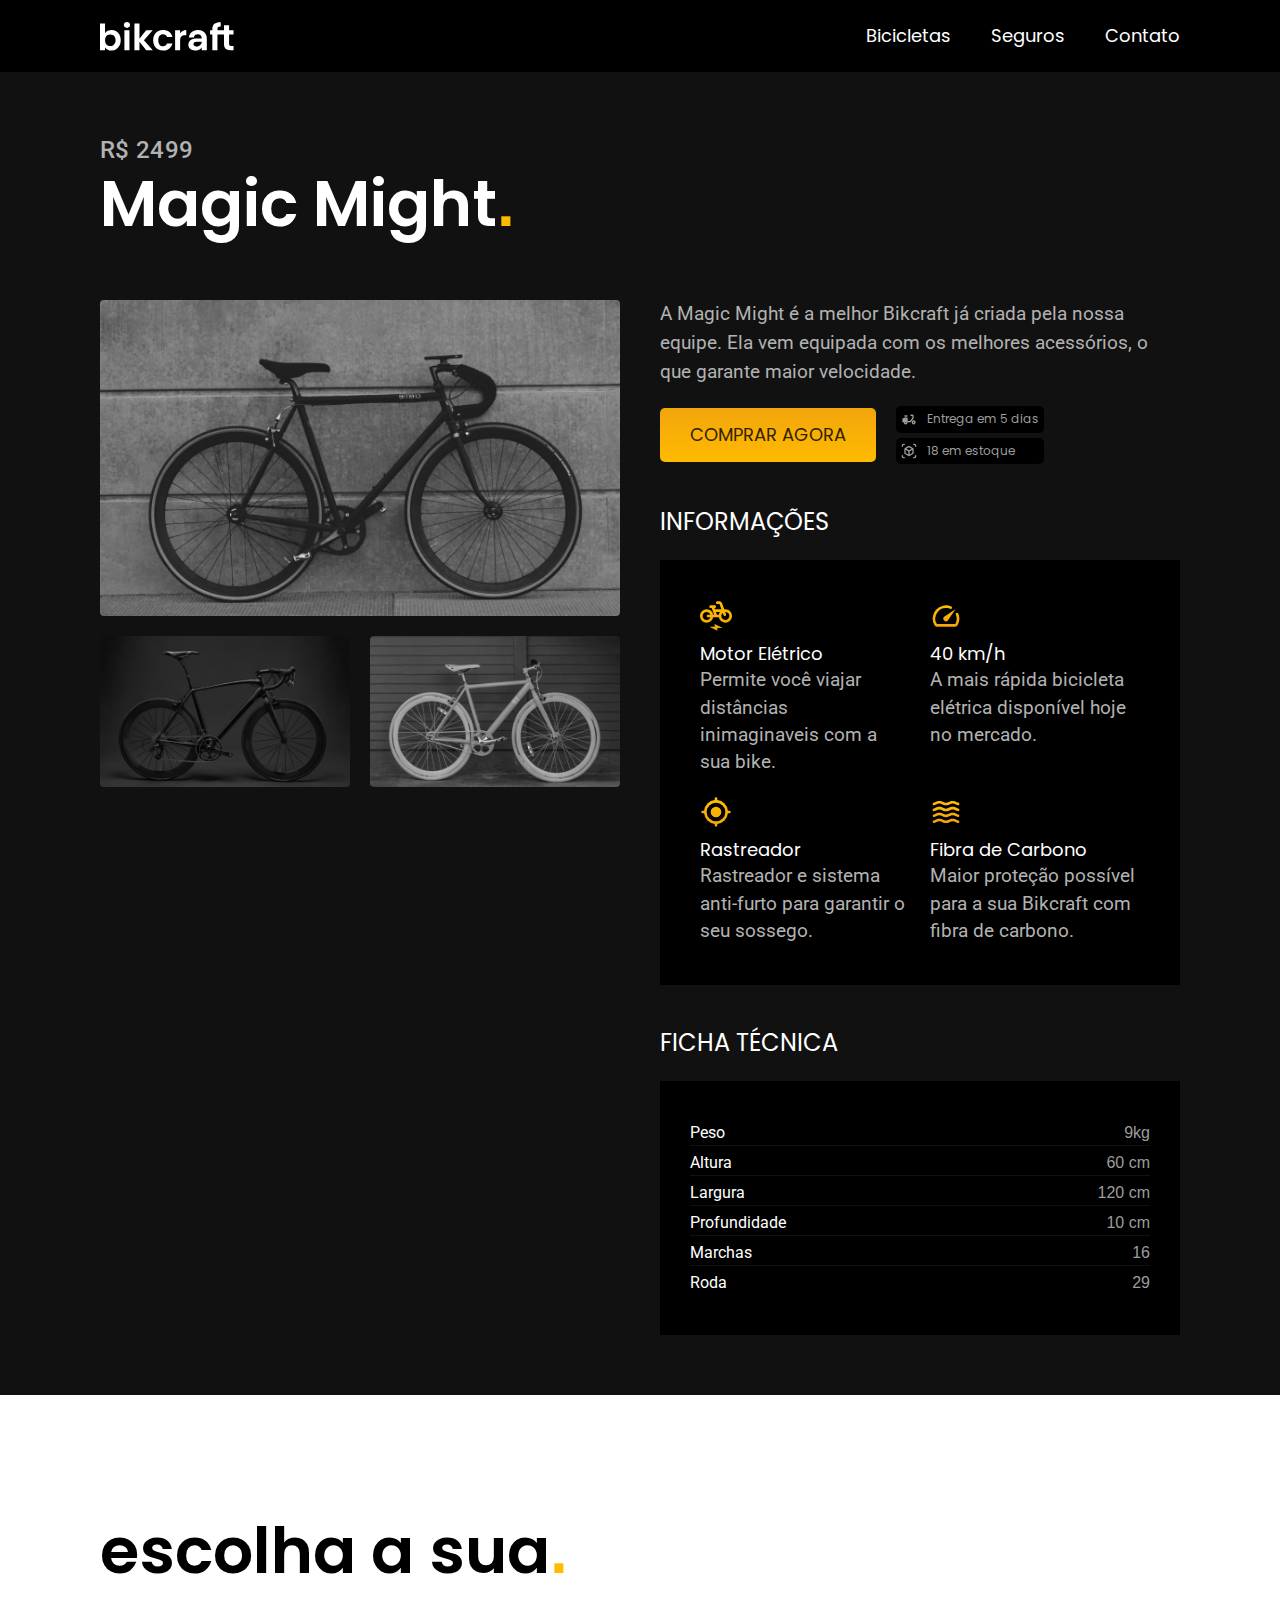
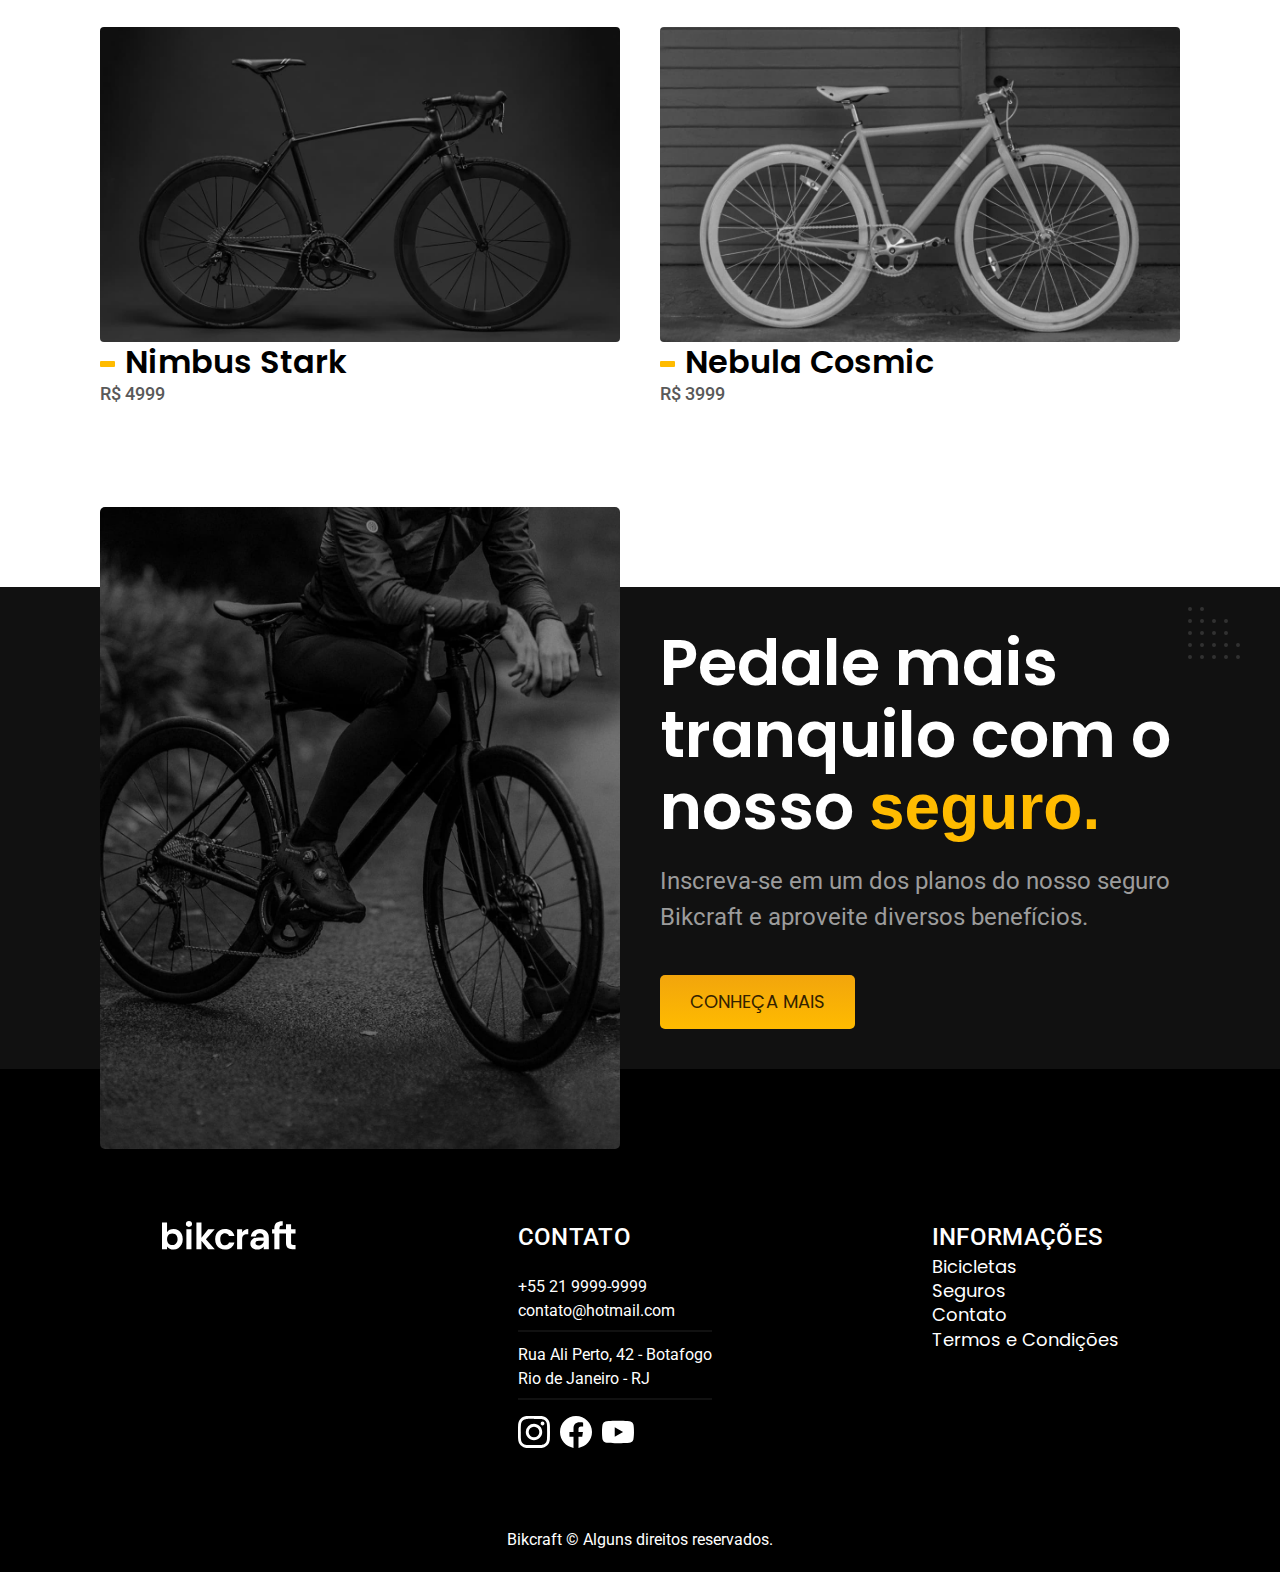
<file: bicicletasHtml/magic.html>
<!DOCTYPE html>
<html lang="pt-br">

<head>
  <meta charset="UTF-8">
  <meta name="viewport" content="width=device-width, initial-scale=1.0">
  <link rel="preconnect" href="https://fonts.googleapis.com">
  <link rel="preconnect" href="https://fonts.gstatic.com" crossorigin>
  <link href="https://fonts.googleapis.com/css2?family=Poppins:wght@400;600&family=Roboto:wght@400;500&display=swap" rel="stylesheet">
  <link rel="preconnect" href="https://fonts.googleapis.com">
  <link rel="preconnect" href="https://fonts.gstatic.com" crossorigin>
  <link href="https://fonts.googleapis.com/css2?family=Merriweather:ital@1&family=Poppins:wght@400;600&family=Roboto:wght@400;500&display=swap" rel="stylesheet">
  <link rel="preload" href="/css/style.css" as="style">
  <link rel="stylesheet" href="/css/style.min.css">
  <title>Magic | BikCraft</title>
  <meta name="description" content="Bicicletas elétricas de alta precisão e qualidade, feitas sob medida para o cliente. Explore o mundo na sua velocidade com a Bikcraft.">
  <script>document.documentElement.classList.add('js');</script>
  <link rel="icon" href="../favicon.svg" type="image/svg+xml">

<body>
  <header>
    <div class="header-container">
      <a href="/index.html"><img src="/img/bikcraft.svg" alt=""></a>
      <nav aria-label="primaria">
        <ul class="nav-links">
          <li><a class="font-1-m cor-0" href="/bicicletas.html">Bicicletas</a></li>
          <li><a class="font-1-m cor-0" href="/seguros.html">Seguros</a></li>
          <li><a class="font-1-m cor-0" href="/contato.html">Contato</a></li>
        </ul>
      </nav>
    </div>
  </header>

  <!----------main--------------------------->

  <main class="escolhasu-main-bg">
    <div class="title-bpage-bg">
      <div class="title-bpage-container">
        <p class="font-2-l-b cor-5">R$ 2499</p>
        <h1 class="font-1-xxl cor-0">Magic Might<span class="cor-p1">.</span></h1>
      </div>
    </div>
    <div class="escolhasu-main-container">
      <div class="escolhasu-compra-container">
        <div class="escolhasu-image-container">
          <img src="/img/bicicletas/magic.jpg" alt="Bicicleta Magic">
          <div class="escolhasu-image-outras">
            <img src="/img/bicicletas/nimbus.jpg" alt="Bicicleta Nimbus">
            <img src="/img/bicicletas/nebula.jpg" alt="Bicicleta Nebula">
          </div>
        </div>

        <div class="escolhasu-info-compra">
          <div class="escolhasu-info1">
            <p class="font-2-l cor-5">A Magic Might é a melhor Bikcraft já criada pela nossa equipe. Ela vem equipada com os melhores acessórios, o que garante maior velocidade.</p>
            <div class="escolhasu-info1-container">
              <a href="/orcamento.html?tipo=bikcraft&produto=magic" class="button-1">COMPRAR AGORA</a>
              <ul>
                <li class="font-1-xs cor-6"><img src="/img/icones/entrega.svg" alt="">Entrega em 5 dias</li>
                <li class="font-1-xs cor-6"><img src="/img/icones/estoque.svg" alt="">18 em estoque</li>
              </ul>
            </div>
          </div>

          <div class="escolhasu-info2">
            <h4 class="font-1-l cor-0">INFORMAÇÕES</h4>
            <div class="escolhasu-info2-bg">
              <div class="escolhasu-info2-container">
                <div class="escolhasu-info2-itens">
                  <img src="/img/icones/eletrica.svg" alt="">
                  <h3 class="font-1-m cor-0">Motor Elétrico</h3>
                  <p class="font-2-xs cor-5">Permite você viajar distâncias inimaginaveis com a sua bike.</p>
                </div>

                <div class="escolhasu-info2-itens">
                  <img src="/img/icones/velocidade.svg" alt="">
                  <h3 class="font-1-m cor-0">40 km/h</h3>
                  <p class="font-2-xs cor-5">A mais rápida bicicleta elétrica disponível hoje no mercado.</p>
                </div>

                <div class="escolhasu-info2-itens">
                  <img src="/img/icones/rastreador.svg" alt="">
                  <h3 class="font-1-m cor-0">Rastreador</h3>
                  <p class="font-2-xs cor-5">Rastreador e sistema anti-furto para garantir o seu sossego.</p>
                </div>

                <div class="escolhasu-info2-itens">
                  <img src="/img/icones/carbono.svg" alt="">
                  <h3 class="font-1-m cor-0">Fibra de Carbono</h3>
                  <p class="font-2-xs cor-5">Maior proteção possível para a sua Bikcraft com fibra de carbono.</p>
                </div>

              </div>
            </div>

          </div>

          <div class="escolhasu-info3">
            <h4 class="font-1-l cor-0">FICHA TÉCNICA</h4>
            <div class="escolhasu-info3-bg">
              <ul>
                <li class="font-2-s cor-0">Peso <span class="cor-6">9kg</span></li>
                <li class="font-2-s cor-0">Altura <span class="cor-6">60 cm</span></li>
                <li class="font-2-s cor-0">Largura <span class="cor-6">120 cm</span></li>
                <li class="font-2-s cor-0">Profundidade <span class="cor-6">10 cm</span></li>
                <li class="font-2-s cor-0">Marchas <span class="cor-6">16</span></li>
                <li class="font-2-s cor-0">Roda <span class="cor-6">29</span></li>
              </ul>
            </div>
          </div>
        </div>
      </div>
    </div>

  </main>

  <!--Escolha a sua itens -------------------------------------->

  <section class="bicicletas-container">
    <h1 class="font-1-xxl">escolha a sua<span class="cor-p1">. </span></h1>
    <div class="bicicletas-itens-container">
      <div class="bicicletas-itens">
        <a href="/bicicletasHtml/nimbus.html">
          <img src="/img/bicicletas/nimbus.jpg" alt="Bicicleta Nimbus Stark">
          <h2 class="font-1-xl">Nimbus Stark</h2>
          <span class="font-2-m cor-8">R$ 4999</span>
        </a>
      </div>
      <div class="bicicletas-itens">
        <a href="/bicicletasHtml/nebula.html">
          <img src="/img/bicicletas/nebula.jpg" alt="Bicicleta Nebula Cosmic">
          <h2 class="font-1-xl">Nebula Cosmic</h2>
          <span class="font-2-m cor-8">R$ 3999</span>
        </a>
      </div>
    </div>
  </section>

  <!--Pedale------------------------>

  <section class="pedale-bg">
    <div class="pedale-container">
      <div class="pedale-img">
        <img src="/img/fotos/seguros.jpg" alt="Homem em uma bicicleta">
      </div>
      <div class="pedale-info">
        <h2 class="font-1-xxl cor-0">Pedale mais tranquilo com o nosso <span class="cor-p1">seguro.</span></h2>
        <p class="font-2-l cor-6">Inscreva-se em um dos planos do nosso seguro Bikcraft e aproveite diversos benefícios.</p>
        <a class="button-1" href="/seguros.html">CONHEÇA MAIS</a>
      </div>
    </div>
  </section>

  <!--Rodapé---------------------------------------->

  <footer>
    <div class="rodape-container">
      <div class="part1-rodape">
        <img src="/img/bikcraft.svg" alt="logo">
      </div>
      <div class="part2-rodape">
        <h3 class="font-2-l-b">CONTATO</h3>
        <UL>
          <li class="font-2-s">+55 21 9999-9999</li>
          <li class="font-2-s">contato@hotmail.com</li>
        </UL>
        <ul>
          <li class="font-2-s">Rua Ali Perto, 42 - Botafogo</li>
          <li class="font-2-s">Rio de Janeiro - RJ</li>
        </ul>
        <div class="redes-rodape">
          <a href="">
            <img src="/img/redes/instagram.svg" alt="">
          </a>
          <a href="">
            <img src="/img/redes/facebook.svg" alt="">
          </a>
          <a href="">
            <img src="/img/redes/youtube.svg" alt="">
          </a>
        </div>
      </div>
      <div class="part3-rodape">
        <h3 class="font-2-l-b">INFORMAÇÕES</h3>
        <nav>
          <ul>
            <li><a class="font-1-m" href="/bicicletas.html">Bicicletas</a></li>
            <li><a class="font-1-m" href="/seguros.html">Seguros</a></li>
            <li><a class="font-1-m" href="/contato.html ">Contato</a></li>
            <li><a class="font-1-m" href="/termos.html">Termos e Condições</a></li>
          </ul>
        </nav>
      </div>
    </div>
    <span class="font-2-s">Bikcraft © Alguns direitos reservados.</span>
  </footer>
  <script src="../js/script.js"></script>
</body>

</html>
</file>
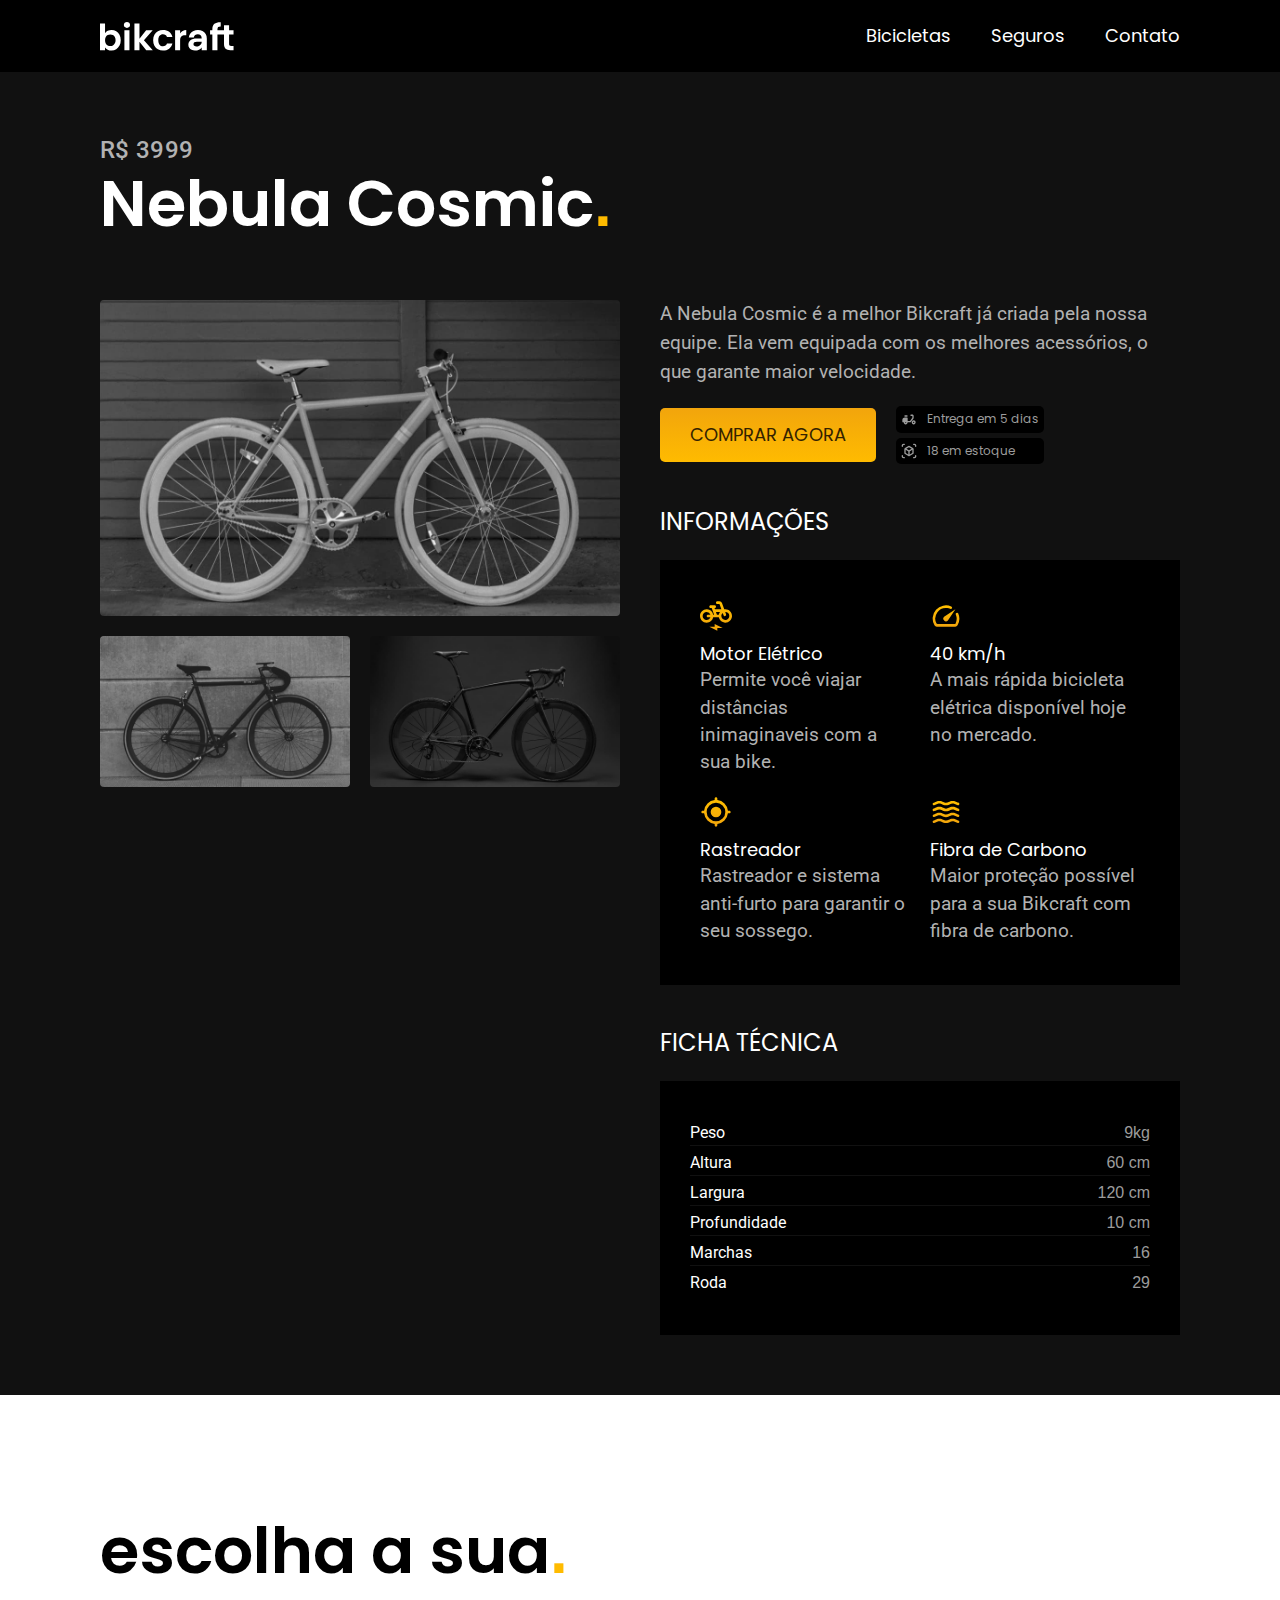
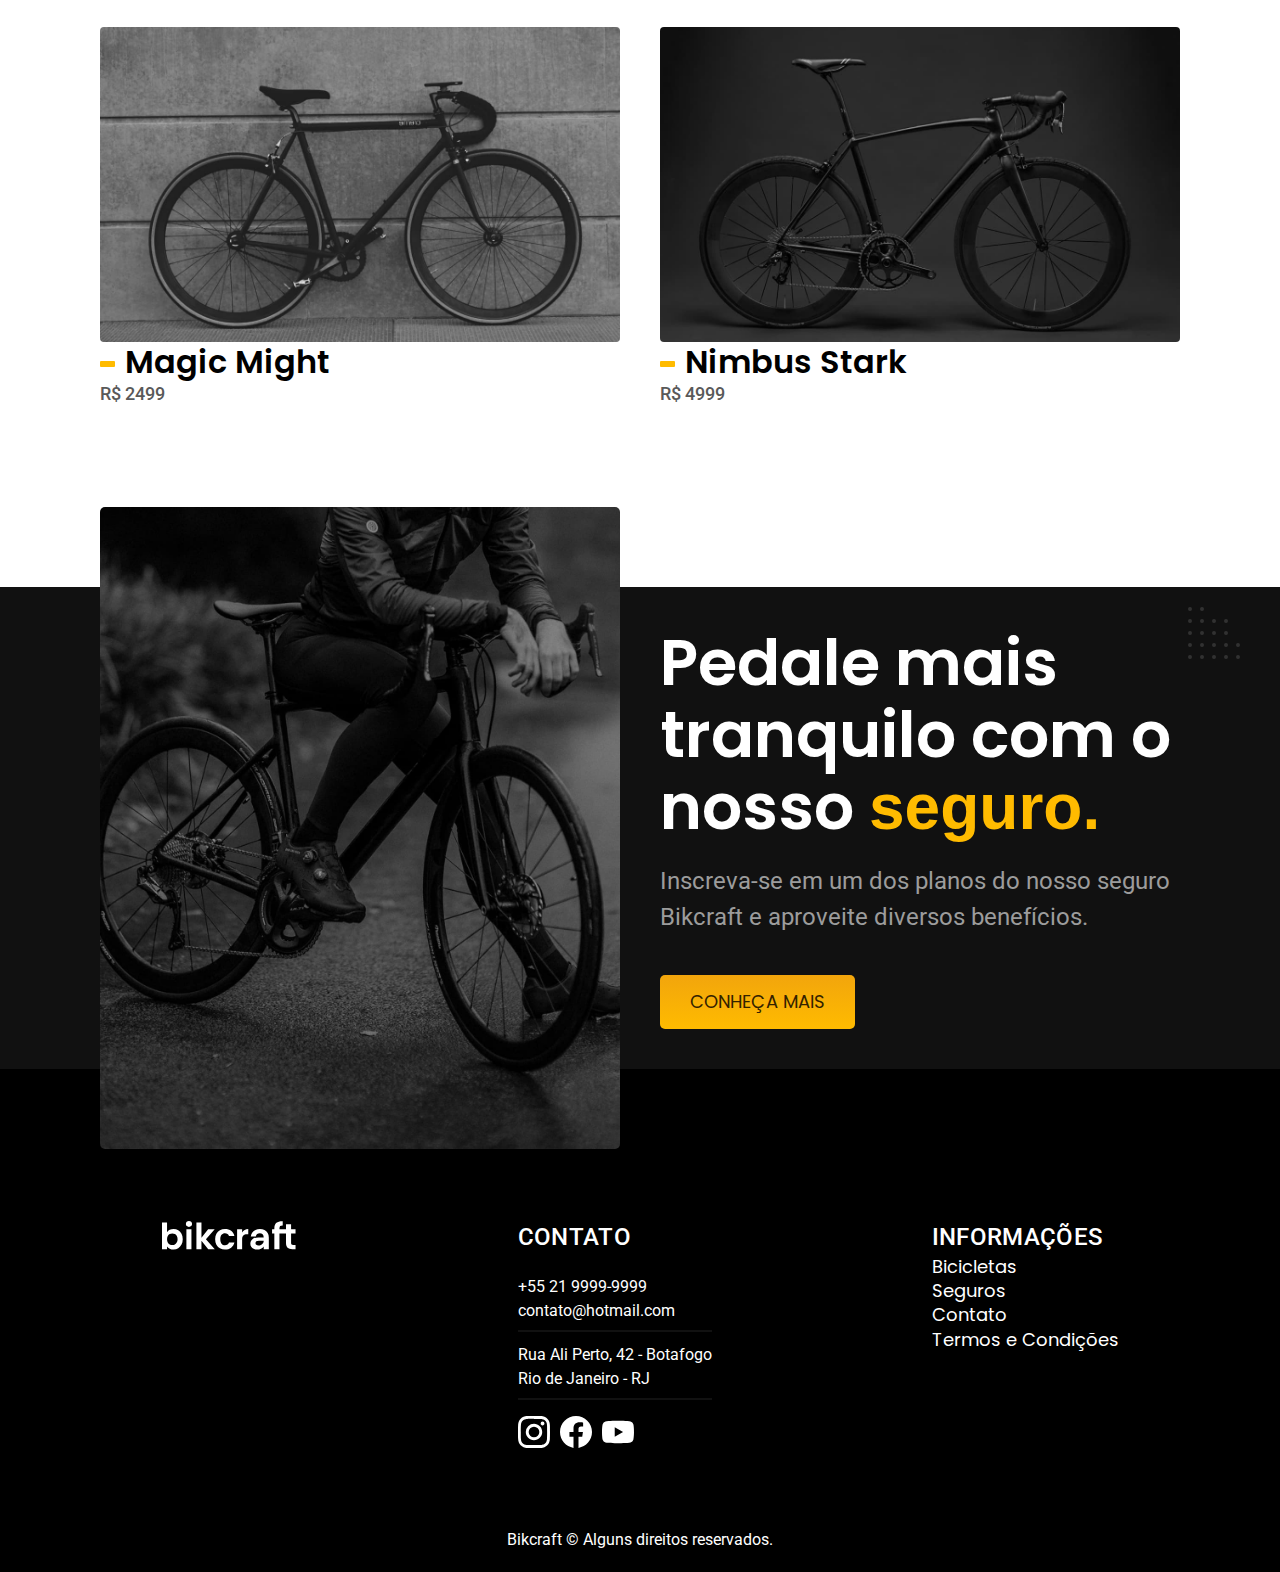
<file: bicicletasHtml/nebula.html>
<!DOCTYPE html>
<html lang="pt-br">

<head>
  <meta charset="UTF-8">
  <meta name="viewport" content="width=device-width, initial-scale=1.0">
  <link rel="preconnect" href="https://fonts.googleapis.com">
  <link rel="preconnect" href="https://fonts.gstatic.com" crossorigin>
  <link href="https://fonts.googleapis.com/css2?family=Poppins:wght@400;600&family=Roboto:wght@400;500&display=swap" rel="stylesheet">
  <link rel="preconnect" href="https://fonts.googleapis.com">
  <link rel="preconnect" href="https://fonts.gstatic.com" crossorigin>
  <link href="https://fonts.googleapis.com/css2?family=Merriweather:ital@1&family=Poppins:wght@400;600&family=Roboto:wght@400;500&display=swap" rel="stylesheet">
  <link rel="preload" href="/css/style.css" as="style">
  <link rel="stylesheet" href="/css/style.min.css">
  <title>Nebula | BikCraft</title>
  <meta name="description" content="Bicicletas elétricas de alta precisão e qualidade, feitas sob medida para o cliente. Explore o mundo na sua velocidade com a Bikcraft.">
  <script>document.documentElement.classList.add('js');</script>
  <link rel="icon" href="../favicon.svg" type="image/svg+xml">


<body>
  <header>
    <div class="header-container">
      <a href="./"><img src="/img/bikcraft.svg" alt=""></a>
      <nav aria-label="primaria">
        <ul class="nav-links">
          <li><a class="font-1-m cor-0" href="/bicicletas.html">Bicicletas</a></li>
          <li><a class="font-1-m cor-0" href="/seguros.html">Seguros</a></li>
          <li><a class="font-1-m cor-0" href="/contato.html">Contato</a></li>
        </ul>
      </nav>
    </div>
  </header>

  <!----------main--------------------------->

  <main class="escolhasu-main-bg">
    <div class="title-bpage-bg">
      <div class="title-bpage-container">
        <p class="font-2-l-b cor-5">R$ 3999</p>
        <h1 class="font-1-xxl cor-0">Nebula Cosmic<span class="cor-p1">.</span></h1>
      </div>
    </div>
    <div class="escolhasu-main-container">
      <div class="escolhasu-compra-container">
        <div class="escolhasu-image-container">
          <img src="/img/bicicletas/nebula.jpg" alt="Bicicleta Nebula">
          <div class="escolhasu-image-outras">
            <img src="/img/bicicletas/magic.jpg" alt="Bicicleta Magic">
            <img src="/img/bicicletas/nimbus.jpg" alt="Bicicleta Nimbus">
          </div>
        </div>

        <div class="escolhasu-info-compra">
          <div class="escolhasu-info1">
            <p class="font-2-l cor-5">A Nebula Cosmic é a melhor Bikcraft já criada pela nossa equipe. Ela vem equipada com os melhores acessórios, o que garante maior velocidade.</p>
            <div class="escolhasu-info1-container">
              <a href="/orcamento.html?tipo=bikcraft&produto=nebula" class="button-1">COMPRAR AGORA</a>
              <ul>
                <li class="font-1-xs cor-6"><img src="/img/icones/entrega.svg" alt="">Entrega em 5 dias</li>
                <li class="font-1-xs cor-6"><img src="/img/icones/estoque.svg" alt="">18 em estoque</li>
              </ul>
            </div>
          </div>

          <div class="escolhasu-info2">
            <h4 class="font-1-l cor-0">INFORMAÇÕES</h4>
            <div class="escolhasu-info2-bg">
              <div class="escolhasu-info2-container">
                <div class="escolhasu-info2-itens">
                  <img src="/img/icones/eletrica.svg" alt="">
                  <h3 class="font-1-m cor-0">Motor Elétrico</h3>
                  <p class="font-2-xs cor-5">Permite você viajar distâncias inimaginaveis com a sua bike.</p>
                </div>

                <div class="escolhasu-info2-itens">
                  <img src="/img/icones/velocidade.svg" alt="">
                  <h3 class="font-1-m cor-0">40 km/h</h3>
                  <p class="font-2-xs cor-5">A mais rápida bicicleta elétrica disponível hoje no mercado.</p>
                </div>

                <div class="escolhasu-info2-itens">
                  <img src="/img/icones/rastreador.svg" alt="">
                  <h3 class="font-1-m cor-0">Rastreador</h3>
                  <p class="font-2-xs cor-5">Rastreador e sistema anti-furto para garantir o seu sossego.</p>
                </div>

                <div class="escolhasu-info2-itens">
                  <img src="/img/icones/carbono.svg" alt="">
                  <h3 class="font-1-m cor-0">Fibra de Carbono</h3>
                  <p class="font-2-xs cor-5">Maior proteção possível para a sua Bikcraft com fibra de carbono.</p>
                </div>

              </div>
            </div>

          </div>

          <div class="escolhasu-info3">
            <h4 class="font-1-l cor-0">FICHA TÉCNICA</h4>
            <div class="escolhasu-info3-bg">
              <ul>
                <li class="font-2-s cor-0">Peso <span class="cor-6">9kg</span></li>
                <li class="font-2-s cor-0">Altura <span class="cor-6">60 cm</span></li>
                <li class="font-2-s cor-0">Largura <span class="cor-6">120 cm</span></li>
                <li class="font-2-s cor-0">Profundidade <span class="cor-6">10 cm</span></li>
                <li class="font-2-s cor-0">Marchas <span class="cor-6">16</span></li>
                <li class="font-2-s cor-0">Roda <span class="cor-6">29</span></li>
              </ul>
            </div>
          </div>
        </div>
      </div>
    </div>

  </main>

  <!--Escolha a sua itens -------------------------------------->

  <section class="bicicletas-container">
    <h1 class="font-1-xxl">escolha a sua<span class="cor-p1">. </span></h1>
    <div class="bicicletas-itens-container">
      <div class="bicicletas-itens">
        <a href="/bicicletasHtml/magic.html">
          <img src="/img/bicicletas/magic.jpg" alt="Bicicleta Magic Might">
          <h2 class="font-1-xl">Magic Might</h2>
          <span class="font-2-m cor-8">R$ 2499</span>
        </a>
      </div>
      <div class="bicicletas-itens">
        <a href="/bicicletasHtml/nimbus.html">
          <img src="/img/bicicletas/nimbus.jpg" alt="Bicicleta Nimbus Stark">
          <h2 class="font-1-xl">Nimbus Stark</h2>
          <span class="font-2-m cor-8">R$ 4999</span>
        </a>
      </div>
    </div>
  </section>

  <!--Pedale------------------------>

  <section class="pedale-bg">
    <div class="pedale-container">
      <div class="pedale-img">
        <img src="/img/fotos/seguros.jpg" alt="Homem em uma bicicleta">
      </div>
      <div class="pedale-info">
        <h2 class="font-1-xxl cor-0">Pedale mais tranquilo com o nosso <span class="cor-p1">seguro.</span></h2>
        <p class="font-2-l cor-6">Inscreva-se em um dos planos do nosso seguro Bikcraft e aproveite diversos benefícios.</p>
        <a class="button-1" href="/seguros.html">CONHEÇA MAIS</a>
      </div>
    </div>
  </section>

  <!--Rodapé---------------------------------------->

  <footer>
    <div class="rodape-container">
      <div class="part1-rodape">
        <img src="/img/bikcraft.svg" alt="logo">
      </div>
      <div class="part2-rodape">
        <h3 class="font-2-l-b">CONTATO</h3>
        <UL>
          <li class="font-2-s">+55 21 9999-9999</li>
          <li class="font-2-s">contato@hotmail.com</li>
        </UL>
        <ul>
          <li class="font-2-s">Rua Ali Perto, 42 - Botafogo</li>
          <li class="font-2-s">Rio de Janeiro - RJ</li>
        </ul>
        <div class="redes-rodape">
          <a href="">
            <img src="/img/redes/instagram.svg" alt="">
          </a>
          <a href="">
            <img src="/img/redes/facebook.svg" alt="">
          </a>
          <a href="">
            <img src="/img/redes/youtube.svg" alt="">
          </a>
        </div>
      </div>
      <div class="part3-rodape">
        <h3 class="font-2-l-b">INFORMAÇÕES</h3>
        <nav>
          <ul>
            <li><a class="font-1-m" href="/bicicletas.html">Bicicletas</a></li>
            <li><a class="font-1-m" href="/seguros.html">Seguros</a></li>
            <li><a class="font-1-m" href="/contato.html ">Contato</a></li>
            <li><a class="font-1-m" href="/termos.html">Termos e Condições</a></li>
          </ul>
        </nav>
      </div>
    </div>
    <span class="font-2-s">Bikcraft © Alguns direitos reservados.</span>
  </footer>
  <script src="../js/script.js"></script>
</body>

</html>
</file>
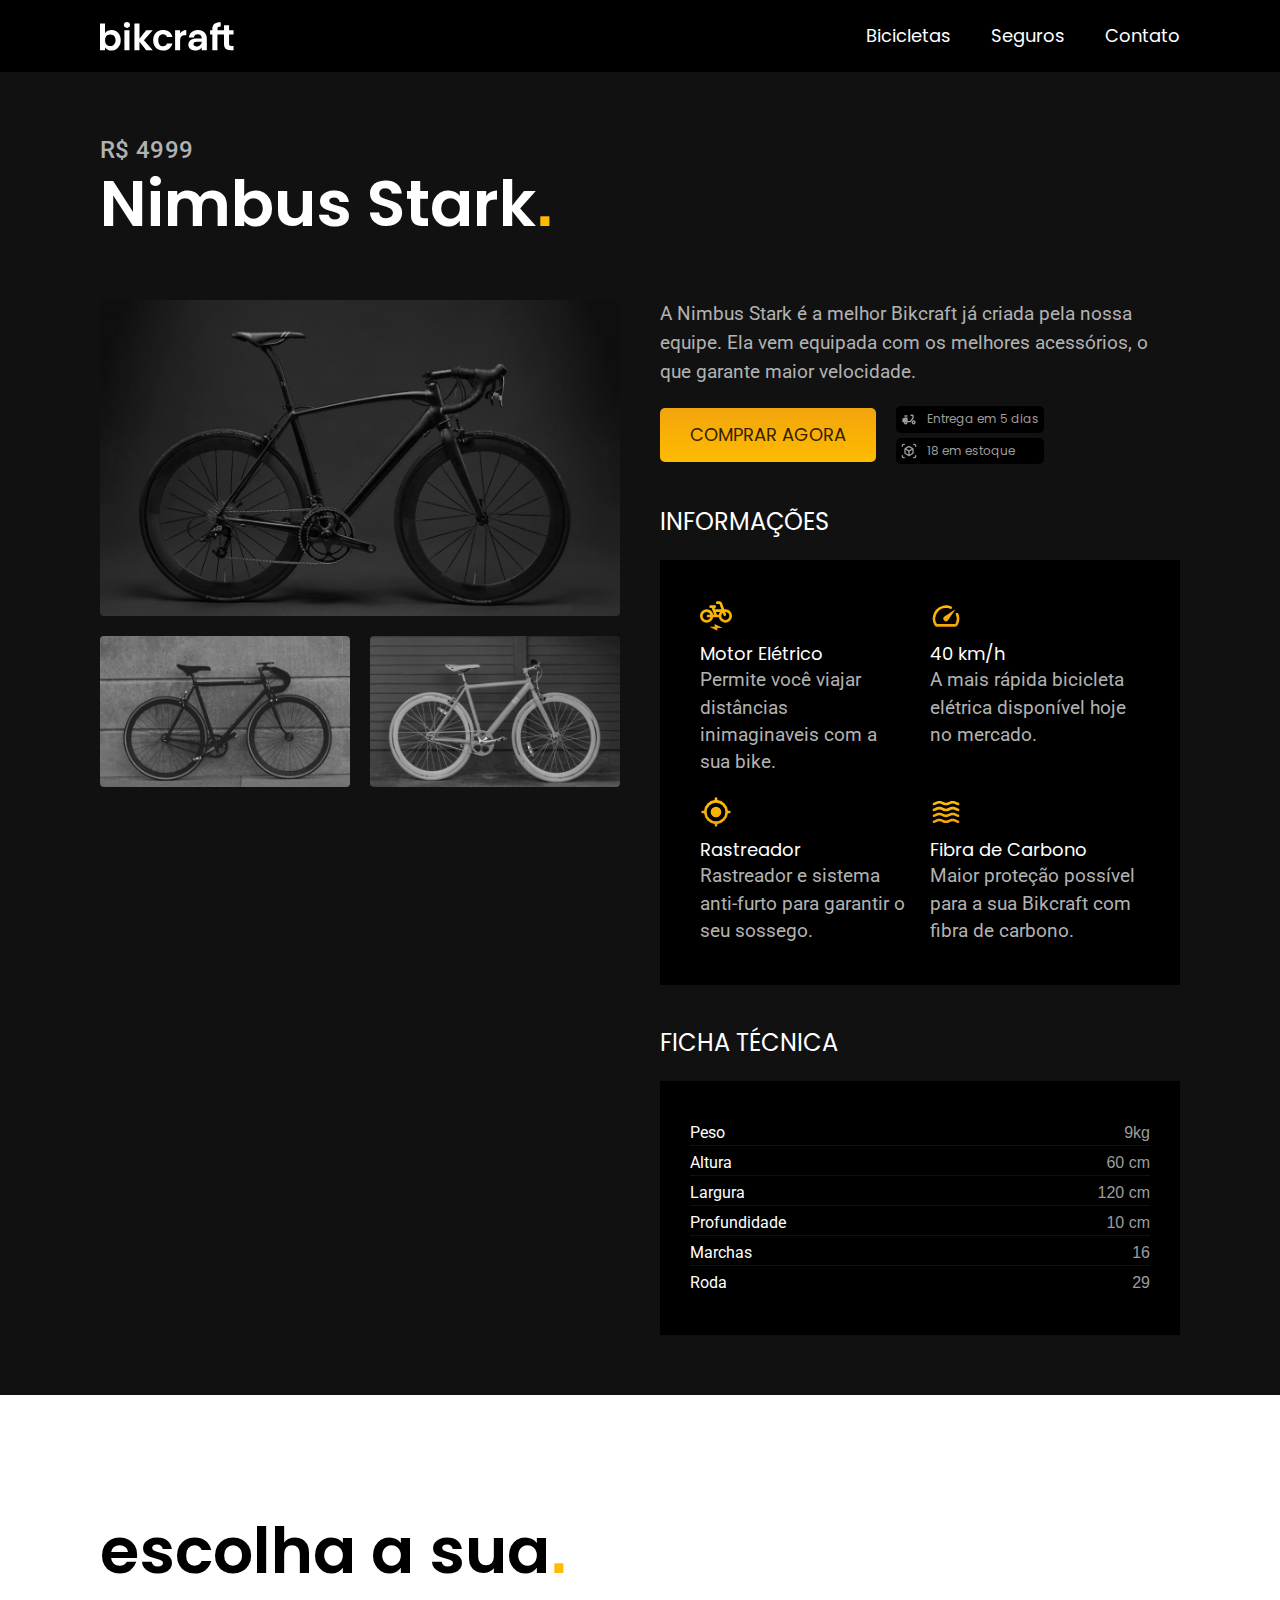
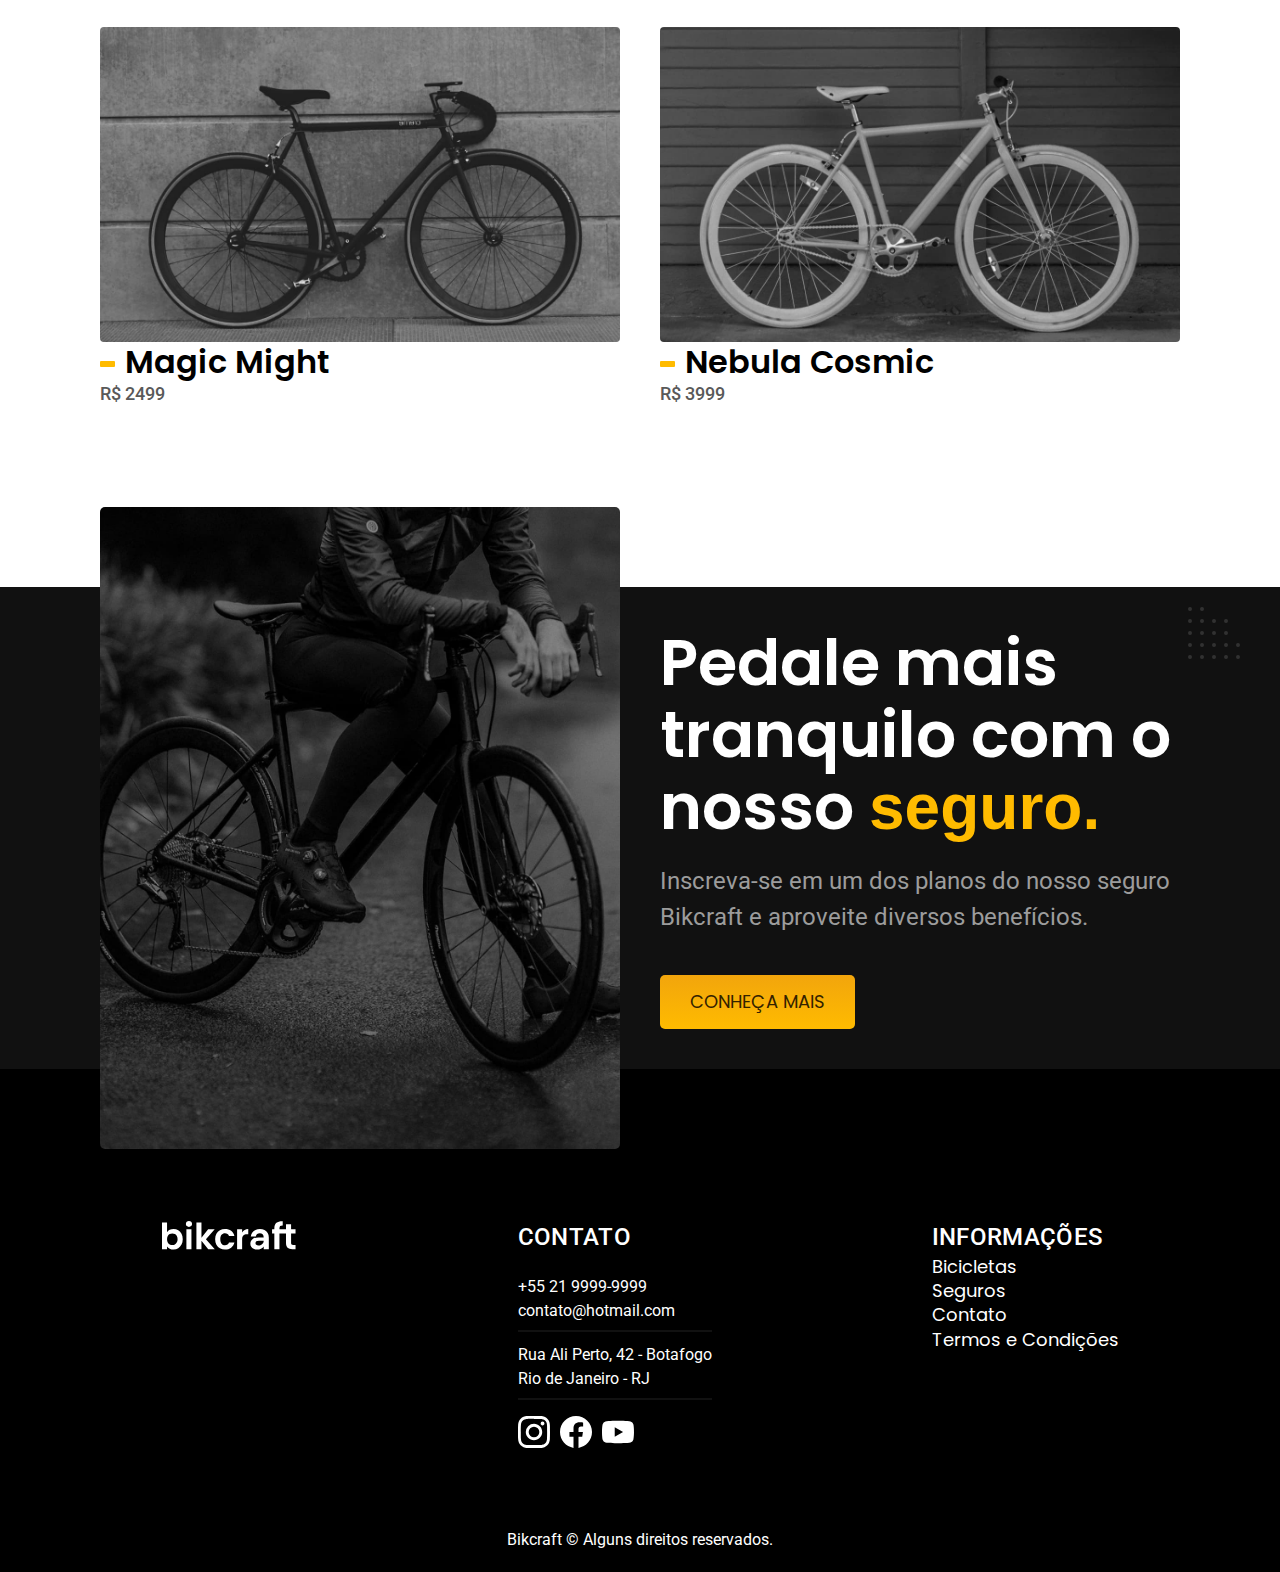
<file: bicicletasHtml/nimbus.html>
<!DOCTYPE html>
<html lang="pt-br">

<head>
  <meta charset="UTF-8">
  <meta name="viewport" content="width=device-width, initial-scale=1.0">
  <link rel="preconnect" href="https://fonts.googleapis.com">
  <link rel="preconnect" href="https://fonts.gstatic.com" crossorigin>
  <link href="https://fonts.googleapis.com/css2?family=Poppins:wght@400;600&family=Roboto:wght@400;500&display=swap" rel="stylesheet">
  <link rel="preconnect" href="https://fonts.googleapis.com">
  <link rel="preconnect" href="https://fonts.gstatic.com" crossorigin>
  <link href="https://fonts.googleapis.com/css2?family=Merriweather:ital@1&family=Poppins:wght@400;600&family=Roboto:wght@400;500&display=swap" rel="stylesheet">
  <link rel="preload" href="/css/style.css" as="style">
  <link rel="stylesheet" href="/css/style.min.css">
  <title>Nimbus | BikCraft</title>
  <meta name="description" content="Bicicletas elétricas de alta precisão e qualidade, feitas sob medida para o cliente. Explore o mundo na sua velocidade com a Bikcraft.">
  <script>document.documentElement.classList.add('js');</script>
  <link rel="icon" href="../favicon.svg" type="image/svg+xml">


<body>
  <header>
    <div class="header-container">
      <a href="/index.html"><img src="/img/bikcraft.svg" alt=""></a>
      <nav aria-label="primaria">
        <ul class="nav-links">
          <li><a class="font-1-m cor-0" href="/bicicletas.html">Bicicletas</a></li>
          <li><a class="font-1-m cor-0" href="/seguros.html">Seguros</a></li>
          <li><a class="font-1-m cor-0" href="/contato.html">Contato</a></li>
        </ul>
      </nav>
    </div>
  </header>

  <!----------main--------------------------->

  <main class="escolhasu-main-bg">
    <div class="title-bpage-bg">
      <div class="title-bpage-container">
        <p class="font-2-l-b cor-5">R$ 4999</p>
        <h1 class="font-1-xxl cor-0">Nimbus Stark<span class="cor-p1">.</span></h1>
      </div>
    </div>
    <div class="escolhasu-main-container">
      <div class="escolhasu-compra-container">
        <div class="escolhasu-image-container">
          <img src="/img/bicicletas/nimbus.jpg" alt="Bicicleta Nimbus">
          <div class="escolhasu-image-outras">
            <img src="/img/bicicletas/magic.jpg" alt="Bicicleta Magic">
            <img src="/img/bicicletas/nebula.jpg" alt="Bicicleta Nebula">
          </div>
        </div>

        <div class="escolhasu-info-compra">
          <div class="escolhasu-info1">
            <p class="font-2-l cor-5">A Nimbus Stark é a melhor Bikcraft já criada pela nossa equipe. Ela vem equipada com os melhores acessórios, o que garante maior velocidade.</p>
            <div class="escolhasu-info1-container">
              <a href="/orcamento.html?tipo=bikcraft&produto=nimbus" class="button-1">COMPRAR AGORA</a>
              <ul>
                <li class="font-1-xs cor-6"><img src="/img/icones/entrega.svg" alt="">Entrega em 5 dias</li>
                <li class="font-1-xs cor-6"><img src="/img/icones/estoque.svg" alt="">18 em estoque</li>
              </ul>
            </div>
          </div>

          <div class="escolhasu-info2">
            <h4 class="font-1-l cor-0">INFORMAÇÕES</h4>
            <div class="escolhasu-info2-bg">
              <div class="escolhasu-info2-container">
                <div class="escolhasu-info2-itens">
                  <img src="/img/icones/eletrica.svg" alt="">
                  <h3 class="font-1-m cor-0">Motor Elétrico</h3>
                  <p class="font-2-xs cor-5">Permite você viajar distâncias inimaginaveis com a sua bike.</p>
                </div>

                <div class="escolhasu-info2-itens">
                  <img src="/img/icones/velocidade.svg" alt="">
                  <h3 class="font-1-m cor-0">40 km/h</h3>
                  <p class="font-2-xs cor-5">A mais rápida bicicleta elétrica disponível hoje no mercado.</p>
                </div>

                <div class="escolhasu-info2-itens">
                  <img src="/img/icones/rastreador.svg" alt="">
                  <h3 class="font-1-m cor-0">Rastreador</h3>
                  <p class="font-2-xs cor-5">Rastreador e sistema anti-furto para garantir o seu sossego.</p>
                </div>

                <div class="escolhasu-info2-itens">
                  <img src="/img/icones/carbono.svg" alt="">
                  <h3 class="font-1-m cor-0">Fibra de Carbono</h3>
                  <p class="font-2-xs cor-5">Maior proteção possível para a sua Bikcraft com fibra de carbono.</p>
                </div>

              </div>
            </div>

          </div>

          <div class="escolhasu-info3">
            <h4 class="font-1-l cor-0">FICHA TÉCNICA</h4>
            <div class="escolhasu-info3-bg">
              <ul>
                <li class="font-2-s cor-0">Peso <span class="cor-6">9kg</span></li>
                <li class="font-2-s cor-0">Altura <span class="cor-6">60 cm</span></li>
                <li class="font-2-s cor-0">Largura <span class="cor-6">120 cm</span></li>
                <li class="font-2-s cor-0">Profundidade <span class="cor-6">10 cm</span></li>
                <li class="font-2-s cor-0">Marchas <span class="cor-6">16</span></li>
                <li class="font-2-s cor-0">Roda <span class="cor-6">29</span></li>
              </ul>
            </div>
          </div>
        </div>
      </div>
    </div>

  </main>

  <!--Escolha a sua itens -------------------------------------->

  <section class="bicicletas-container">
    <h1 class="font-1-xxl">escolha a sua<span class="cor-p1">. </span></h1>
    <div class="bicicletas-itens-container">
      <div class="bicicletas-itens">
        <a href="/bicicletasHtml/magic.html">
          <img src="/img/bicicletas/magic.jpg" alt="Bicicleta Magic Might">
          <h2 class="font-1-xl">Magic Might</h2>
          <span class="font-2-m cor-8">R$ 2499</span>
        </a>
      </div>
      <div class="bicicletas-itens">
        <a href="/bicicletasHtml/nebula.html">
          <img src="/img/bicicletas/nebula.jpg" alt="Bicicleta Nebula Cosmic">
          <h2 class="font-1-xl">Nebula Cosmic</h2>
          <span class="font-2-m cor-8">R$ 3999</span>
        </a>
      </div>
    </div>
  </section>

  <!--Pedale------------------------>

  <section class="pedale-bg">
    <div class="pedale-container">
      <div class="pedale-img">
        <img src="/img/fotos/seguros.jpg" alt="Homem em uma bicicleta">
      </div>
      <div class="pedale-info">
        <h2 class="font-1-xxl cor-0">Pedale mais tranquilo com o nosso <span class="cor-p1">seguro.</span></h2>
        <p class="font-2-l cor-6">Inscreva-se em um dos planos do nosso seguro Bikcraft e aproveite diversos benefícios.</p>
        <a class="button-1" href="/seguros.html">CONHEÇA MAIS</a>
      </div>
    </div>
  </section>

  <!--Rodapé---------------------------------------->

  <footer>
    <div class="rodape-container">
      <div class="part1-rodape">
        <img src="/img/bikcraft.svg" alt="logo">
      </div>
      <div class="part2-rodape">
        <h3 class="font-2-l-b">CONTATO</h3>
        <UL>
          <li class="font-2-s">+55 21 9999-9999</li>
          <li class="font-2-s">contato@hotmail.com</li>
        </UL>
        <ul>
          <li class="font-2-s">Rua Ali Perto, 42 - Botafogo</li>
          <li class="font-2-s">Rio de Janeiro - RJ</li>
        </ul>
        <div class="redes-rodape">
          <a href="">
            <img src="/img/redes/instagram.svg" alt="">
          </a>
          <a href="">
            <img src="/img/redes/facebook.svg" alt="">
          </a>
          <a href="">
            <img src="/img/redes/youtube.svg" alt="">
          </a>
        </div>
      </div>
      <div class="part3-rodape">
        <h3 class="font-2-l-b">INFORMAÇÕES</h3>
        <nav>
          <ul>
            <li><a class="font-1-m" href="/bicicletas.html">Bicicletas</a></li>
            <li><a class="font-1-m" href="/seguros.html">Seguros</a></li>
            <li><a class="font-1-m" href="/contato.html ">Contato</a></li>
            <li><a class="font-1-m" href="/termos.html">Termos e Condições</a></li>
          </ul>
        </nav>
      </div>
    </div>
    <span class="font-2-s">Bikcraft © Alguns direitos reservados.</span>
  </footer>
  <script src="../js/script.js"></script>
</body>

</html>
</file>
<file: css/style.css>
@import "./global/global.css";

/*Imports*/
@import "./global/header.css";
@import "./global/rodape.css";

/*Home*/
@import "./home/intro.css";
@import "./home/Bicicletas.css";
@import "./home/tecnologia.css";
@import "./home/parceiros.css";
@import "./home/depoimento.css";
@import "./home/seguros.css";

/*Bicicletas*/

@import "./bicicletas/bicicletas-page.css";
@import "./bicicletas/escolha-a-sua.css";

/*Seguros*/
@import "/css/seguros/seguros.css";

/*Contatos*/
@import "/css/contatos/contato.css";

/*Orçamento*/
@import "/css/orcamento/orcamento.css";


/*utilidades*/
@import "./utilidades/cores.css";
@import "./utilidades/tipografia.css";
@import "./utilidades/componentes.css";
@import "/css/utilidades/forms.css";
@import "/css/utilidades/anime.css";

/*Termos*/

@import "/css/termos/termos.css";
</file>
<file: css/style.min.css>
*{margin:0;padding:0;box-sizing:border-box;list-style:none;gap:0;font-family:sans-serif}img{max-width:100%;height:auto;display:block}.title-bpage-bg{background:var(--cor-11)}.title-bpage-container{margin:0 auto;max-width:1200px;padding:60px}@media (max-width:900px){.title-bpage-container{padding:60px 40px}}@media (max-width:900px){.title-bpage-container{padding:40px 20px}}header{background:var(--cor-12)}.header-container{display:flex;margin:0 auto;max-width:1200px;justify-content:space-between;align-items:center;padding:20px 60px}.nav-links{display:flex;flex-wrap:wrap;gap:40px}.nav-links a{text-decoration:none;padding:20px 0;position:relative}.nav-links a::after{content:" ";display:block;background:var(--cor-0);height:2px;margin-top:4px;width:0;transition:.4s;position:absolute}.nav-links a:hover:after{width:100%}.visitado:first-child::after{width:100%}@media (max-width:900px){.header-container{padding:20px 40px}}@media (max-width:800px){.nav-links li a{background:var(--cor-11);padding:10px;border-radius:4px}.header-container{padding:30px 40px}}@media (max-width:600px){.header-container{display:grid;gap:40px;justify-content:center;justify-items:center;padding:20px}}footer{background:var(--cor-12);color:var(--cor-0)}.rodape-container{display:flex;margin:0 auto;max-width:1200px;padding:60px;align-items:start;justify-content:center;gap:220px;flex-wrap:wrap}.part1-rodape{padding-top:10px}.part2-rodape{display:grid;gap:20px}.part2-rodape ul{position:relative}.part2-rodape ul::after{content:"";display:block;height:2px;width:100%;top:55px;background:var(--cor-11);position:absolute}.redes-rodape{display:flex;gap:10px;margin-top:5px}.part3-rodape ul li a{text-decoration:none;color:var(--cor-0)}.part3-rodape ul li a:hover{color:var(--cor-6)}footer{display:grid}footer span{text-align:center;margin:20px 0}@media (max-width:1000px){.rodape-container{margin-left:60px;justify-content:start;gap:80px}@media (max-width:500px){.rodape-container{padding:10px}}@media (max-width:400px){.part2-rodape ul::after{display:none}}}.main-bg{background:var(--cor-12);box-shadow:inset 0 -120px var(--cor-0)}.main-container{color:var(--cor-0);display:grid;grid-template-columns:1fr 1fr;margin:0 auto;max-width:1200px;gap:40px;padding-left:60px;padding-right:60px}.main-intro-container{display:grid;align-items:center}.main-intro{display:grid;gap:40px;justify-items:start;margin-top:30%;margin-bottom:40%}.main-image img{width:100%;height:100%;object-fit:cover;border-radius:4px}@media (max-width:900px){.main-container{grid-template-columns:1fr;gap:20px}.main-intro{display:grid;gap:40px;justify-items:start;margin-top:40px;margin-bottom:0;padding:40px}.main-image img{height:400px;margin-bottom:60px;padding:20px;border-radius:25px}.main-bg{box-shadow:inset 0 -200px var(--cor-0)}}.bicicletas-container{margin:0 auto;max-width:1200px;margin-top:120px;padding-left:60px;padding-right:60px}.bicicletas-itens-container{display:flex;gap:40px;margin-top:40px}.bicicletas-itens-container img{border-radius:4px;cursor:pointer}.bicicletas-itens{position:relative}.bicicletas-itens a{text-decoration:none;color:var(--cor-12)}.bicicletas-itens h2{cursor:pointer}.bicicletas-itens h2::before{content:"";display:inline-block;background-color:var(--cor-p1);height:6px;width:15px;position:relative;top:-6px;margin-right:10px;border-radius:1px;transition:.3s}.bicicletas-itens a:hover h2::before{width:25px}@media (max-width:800px){.bicicletas-container{padding:20px}.bicicletas-itens-container h2{font-size:1.4rem}.bicicletas-itens-container span{font-size:1.1rem}}@media (max-width:600px){.bicicletas-itens-container{display:grid;margin-top:40px}.bicicletas-itens-container{padding:60px}}.techA-bg{background:var(--cor-11);color:var(--cor-0);box-shadow:inset 0 -80px,inset 0 80px var(--cor-0)}.techA-container{display:grid;grid-template-columns:1fr 1fr;gap:40px;margin:0 auto;max-width:1200px;margin-top:120px;padding-left:60px;padding-right:60px}.techA-intro-container{display:grid;justify-items:start;padding:200px 0}.techA-intro-container>p{margin-top:40px;margin-bottom:40px}.techA-intro-container span{margin-bottom:40px}.techA-info{display:grid;grid-template-columns:1fr 1fr;margin-top:60px;gap:40px}.techA-info-itens p,h3{margin-top:10px}.techA-img-container img{width:100%;height:100%;object-fit:cover;object-position:left}@media (max-width:900px){.techA-container{grid-template-columns:1fr;padding:40px}.techA-img-container img{display:none}}@media (max-width:500px){.techA-info{grid-template-columns:1fr}}.parceiros-container{margin:0 auto;max-width:1200px;padding-top:120px;padding-left:60px;padding-right:60px}.parceiros-img-container ul{display:grid;grid-template-columns:repeat(4,1fr);padding-top:60px;gap:20px}.parceiros-img-container ul li{display:flex;padding:32px;border-left:2px solid var(--cor-2)}.parceiros-img-container ul li:first-child,.parceiros-img-container ul li:nth-child(5){border-left:none}.parceiros-img-container ul li:nth-child(n+5){border-top:2px solid var(--cor-2)}@media (max-width:900px){.parceiros-container{padding:40px}.parceiros-img-container ul{grid-template-columns:repeat(2,1fr);justify-items:center}.parceiros-img-container ul li{border:none}.parceiros-img-container ul li:nth-child(n+5){border-top:none}.parceiros-img-container ul li{border-bottom:2px solid var(--cor-2)}}.depoimento-container{display:grid;grid-template-columns:1fr 1fr;background:var(--cor-p1);margin-top:120px}.dep{padding:80px;margin-top:60px;margin:0 auto;padding-left:60px;padding-right:60px}.dep blockquote{font-family:merriweather,serif;margin-bottom:60px;margin-top:120px;position:relative;margin-right:30%}.dep blockquote::after{content:" ";display:block;position:absolute;height:50px;width:50px;background-image:url(/img/extra-icons/asp-esq.svg);background-repeat:no-repeat;left:100%}.dep blockquote::before{content:" ";display:block;position:absolute;height:50px;width:50px;background-image:url(/img/extra-icons/asp-dir.svg);background-repeat:no-repeat;top:-60px}.dep-img img{width:100%;height:100%;object-fit:cover}@media (max-width:700px){.dep{margin-top:0;padding:40px}.depoimento-container{grid-template-columns:1fr}.dep blockquote{font-size:1.1rem}}.seguros-bg{background:var(--cor-11)}.seguros-container{margin:0 auto;max-width:1200px;padding:60px 120px}.cards-container{display:flex;gap:60px;margin-top:60px}.card-prata{background:var(--cor-12);display:grid;grid-template-columns:1fr 1fr;justify-items:start;padding:20px 40px;align-items:center}.card-prata a{grid-column:3/1}.card-prata span{justify-self:end}.card-prata span::after{content:"mensal";display:block;color:var(--cor-6);font:400 0.75rem/1.35 Poppins,sans-serif;text-align:right}.card-prata ul{display:grid;gap:10px;margin-top:10px;margin-bottom:10px;position:relative}.card-prata ul li::before{content:"";display:inline-block;background-image:url(/img/icones/lista.svg);height:15px;width:15px;background-repeat:no-repeat;position:absolute;left:-20px;margin-top:8px}.card-ouro{background:var(--cor-12);display:grid;grid-template-columns:1fr 1fr;justify-items:start;padding:20px 40px;align-items:center;scale:1.1}.card-ouro a{grid-column:3/1}.card-ouro span{justify-self:end}.card-ouro span::after{content:"mensal";display:block;color:var(--cor-6);font:400 0.75rem/1.35 Poppins,sans-serif;text-align:right}.card-ouro ul{display:grid;gap:10px;margin-top:10px;margin-bottom:10px;position:relative}.card-ouro ul li::before{content:"";display:inline-block;background-image:url(/img/icones/lista.svg);height:15px;width:15px;background-repeat:no-repeat;position:absolute;left:-20px;margin-top:8px}@media (max-width:1000px){.cards-container{display:grid;padding:60px 120px;margin-top:40px}.card-ouro{scale:1}}@media (max-width:900px){.cards-container{display:grid;padding:60px 60px;margin-top:40px}.card-prata ul{grid-column:1/-1}.card-ouro ul{grid-column:1/-1}}@media (max-width:800px){.cards-container{padding:20px 0}}@media (max-width:600px){.seguros-container{padding:40px 40px}}@media (max-width:400px){.seguros-container{padding:40px 10px}.seguros-container h1{margin-left:20px}.cards-container{margin-top:0;gap:10px}.card-prata{scale:0.8}.card-ouro{scale:0.8}}.bpage-itens-container{padding:80px 0 80px 100px}.bpage-itens{display:grid;grid-template-columns:1fr 1fr;gap:40px;padding:60px;padding-right:220px;position:relative;background:url("/img/dec/top-right.svg") no-repeat top 60px right 100px}.bpage-itens-bg{display:grid;grid-template-columns:1fr 1fr;gap:40px;padding:60px;padding-right:220px;background:linear-gradient(to right,var(--cor-0) 30%,var(--cor-11) 0);position:relative}.info-bpage-container{display:grid;gap:20px;padding-right:60px}.image-bpage img{border-radius:5px}.list-bpage-container{display:grid;grid-template-columns:1fr 1fr}.intro-text-container{display:grid;gap:20px;padding-right:40px;position:relative}.intro-text-container h3::before{content:"";display:block;width:12px;height:8px;background:var(--cor-p1);position:absolute;top:0}.list-bpage ul li{display:flex;gap:10px;align-items:center}.list-bpage ul li img{width:1.6rem}.button-bpage{display:grid;align-items:end;justify-items:end}@media (max-width:1200px){.info-bpage-container{padding-right:0}.bpage-itens{padding-right:100px}.bpage-itens-bg{padding-right:100px}}@media (max-width:1000px){.bpage-itens,.bpage-itens-bg{grid-template-columns:1fr;padding-right:0;padding:60px}.bpage-itens-bg{background:linear-gradient(to bottom,var(--cor-0) 30%,var(--cor-11) 0)}.bpage-itens-container{padding:120px}}@media (max-width:800px){.bpage-itens-container{padding:60px}}@media (max-width:600px){.bpage-itens-container{padding:0}.bpage-itens-bg{background:var(--cor-11)}}@media (max-width:500px){.list-bpage-container{grid-template-columns:1fr}.button-bpage{justify-items:start}}.escolhasu-main-bg{background:var(--cor-11)}.escolhasu-main-container{margin:0 auto;max-width:1200px;padding:0 60px;padding-bottom:60px}.escolhasu-compra-container{display:grid;grid-template-columns:1fr 1fr;gap:40px}.escolhasu-image-container{display:flex;flex-direction:column;gap:20px}.escolhasu-image-container img{border-radius:4px;max-width:100%;height:auto;display:block}.escolhasu-image-outras{display:grid;grid-template-columns:1fr 1fr;gap:20px}.escolhasu-info-compra p{font-size:1.2rem}.escolhasu-info1-container{display:flex;gap:20px;align-items:center;justify-content:start}.escolhasu-info1-container ul{display:grid;gap:5px;margin-top:20px}.escolhasu-info1-container ul li{display:flex;gap:10px;background:var(--cor-12);padding:5px;border-radius:5px}.escolhasu-info2{padding-top:40px}.escolhasu-info2-bg{background:var(--cor-12);margin-top:20px}.escolhasu-info2-container{display:grid;grid-template-columns:1fr 1fr;padding:40px;gap:20px}.escolhasu-info3{margin-top:40px}.escolhasu-info3-bg{background:var(--cor-12);margin-top:20px}.escolhasu-info3-bg ul{display:grid;gap:5px;padding:40px 30px}.escolhasu-info3-bg ul li{display:flex;justify-content:space-between;border-bottom:1px solid var(--cor-11)}.escolhasu-info3-bg ul li:last-child{border:none}.pedale-bg{background:linear-gradient(to bottom,var(--cor-0) 10%,var(--cor-11) 0);box-shadow:inset 0 -80px,inset 0 80px var(--cor-0)}.pedale-container{display:grid;grid-template-columns:1fr 1fr;margin:0 auto;max-width:1200px;padding:0 60px;margin-top:100px;gap:40px;background:url('/img/dec/top-right.svg') no-repeat top 100px right 0}.pedale-img img{border-radius:5px;height:100%;object-fit:cover}.pedale-info{display:grid;align-content:center;justify-items:start;gap:20px;margin-top:120px;margin-bottom:120px}@media (max-width:1000px){.escolhasu-main-container{padding:0 40px;padding-bottom:40px}.escolhasu-info1-container{display:grid;gap:0}.escolhasu-image-outras{grid-template-columns:1fr}.escolhasu-info2-itens h3{font-size:1.1rem}.escolhasu-info2-itens p{font-size:1rem}}@media (max-width:800px){.escolhasu-compra-container{grid-template-columns:1fr}.escolhasu-main-container{padding:0 30px;padding-bottom:40px}.escolhasu-image-container{display:grid;grid-template-columns:3fr 1fr}.escolhasu-image-container>img{height:100%;object-fit:cover}.escolhasu-image-outras img{opacity:60%;background:var(--cor-0);height:100%;object-fit:cover;object-position:right}.escolhasu-info1-container{display:flex;gap:20px}}@media (max-width:500px){.escolhasu-info1-container{display:grid;gap:0}.escolhasu-info-compra p{font-size:.9rem}.escolhasu-image-container{grid-template-columns:1fr}.escolhasu-image-outras{display:none}.escolhasu-info2-container{grid-template-columns:1fr}}@media (max-width:600px){.pedale-bg{background:linear-gradient(to bottom,var(--cor-0) 10%,var(--cor-11) 0);box-shadow:inset 0 -80px,inset 0 80px var(--cor-0)}.pedale-container{grid-template-columns:1fr;background:0 0;padding:0 40px;margin-top:60px}.pedale-img img{border-radius:5px;height:100%;object-fit:cover}.pedale-info{margin-top:0}}.vantagens-seg-bg{background:var(--cor-12)}.vantagens-seg{margin:0 auto;max-width:1200px;padding:0 60px;padding-bottom:100px}.vantagens-seg h1{padding-top:40px;padding-bottom:20px}.vantagens-seg-container{display:grid;grid-template-columns:repeat(3,1fr);gap:40px;margin-top:60px}.perguntas-seg-container{margin:0 auto;max-width:1200px;padding:80px 60px}.perguntas-seg-container dl{display:grid;gap:20px;margin-top:60px}.perguntas-seg-container dl div{padding:20px}.perguntas-seg-container dl div dd,dt{padding-right:220px}.js .perguntas-seg-container dd{display:none}.js .perguntas-seg-container dd.ativa{display:block}.perguntas-seg-container dl div dd{padding-top:10px;padding-left:20px}.perguntas-seg-container dl div dt button{position:relative;padding-left:20px;cursor:pointer;width:calc(100% + 200px);text-align:left;background:0 0}.perguntas-seg-container dl div dt button::before{content:"";display:inline-block;width:15px;height:8px;border-radius:2px;background:var(--cor-p1);position:absolute;top:8px;left:-5px}.perguntas-seg-container dl div dt button::after{content:"";display:inline-block;height:10px;width:20px;background:url("/img/icones/seta-abrir.svg") no-repeat;position:absolute;right:0;top:8px;transition:.4s}.perguntas-seg-container dl button[aria-expanded=true]::after,.perguntas-seg-container dl div dt button:hover::after{rotate:180deg}.perguntas-seg-container dl>div:nth-child(odd){background:var(--cor-1)}@media (max-width:800px){.vantagens-seg-container{grid-template-columns:1fr 1fr}.perguntas-seg-container dl div dd,dt{padding-right:100px}}@media (max-width:600px){.vantagens-seg{padding:0 40px;padding-bottom:80px}.perguntas-seg-container dl div dd,dt{padding-right:60px}.perguntas-seg-container dl div dt{font-size:1.1rem}.perguntas-seg-container dl div dd{font-size:.9rem}.perguntas-seg-container{padding:80px 40px}}@media (max-width:500px){.vantagens-seg-container{grid-template-columns:1fr}.perguntas-seg-container dl div dd,dt{padding-right:20px}.vantagens-seg{padding:0 10px;padding-bottom:80px}}#contato{background:linear-gradient(var(--cor-11) 600px,var(--cor-1) 0)}.main-contato-container{margin:0 auto;max-width:1200px;padding:60px 60px}.contato-container{display:grid;grid-template-columns:5fr 7fr}.contato-dados{background:var(--cor-12);padding:80px;padding-right:180px;display:grid;gap:20px;border-radius:5px 0 0 5px;box-shadow:0 1px 2px rgba(31,30,30,.274)}.contato-dados h2{padding-bottom:20px}.dados-info1{position:relative;padding-left:20px}.dados-icon1::before{content:"";display:inline-block;height:20px;width:20px;background:url("/img/icones/local.svg") no-repeat;position:absolute;left:-5px}.dados-info2{display:grid;position:relative;padding-left:20px}.dados-info2 a{text-decoration:none;color:var(--cor-4)}.dados-info2 a:hover{color:var(--cor-0)}.dados-icon2::before{content:"";display:inline-block;height:20px;width:20px;background:url("/img/icones/email.svg") no-repeat;position:absolute;left:-5px}.dados-info3{display:flex;gap:30px;padding:40px 0;padding-left:20px}.contato-forms{background:var(--cor-0);border-radius:0 5px 5px 0;box-shadow:0 1px 2px rgba(31,30,30,.274);padding:60px}.mapa-container{margin:0 auto;max-width:1200px;padding:60px}.mapa-itens-container{display:grid;grid-template-columns:1fr 1fr;gap:40px;padding:60px 0}.mapa-itens{background:var(--cor-0);border-radius:4px}.mapa-itens img{border-radius:4px 4px 0 0;box-shadow:0 -1px 2px rgba(31,30,30,.274)}.mapa-info{padding:20px 0;padding-left:60px;box-shadow:0 1px 2px rgba(31,30,30,.274)}.mapa-dados{display:flex;gap:80px;padding:20px 0}.mapa-contato,.mapa-endereco{position:relative}.mapa-endereco::before{content:"";display:inline-block;width:2px;height:calc(100% + 5px);background:var(--cor-4);position:absolute;left:-10px}.mapa-contato::before{content:"";display:inline-block;width:2px;height:100%;background:var(--cor-4);position:absolute;left:-10px}.mapa-info>p{position:relative}.mapa-info>p::before{content:"";display:inline-block;width:20px;height:20px;background:url("/img/icones/horario.svg") no-repeat;position:relative;top:4px;padding-right:5px}@media (max-width:1000px){.mapa-container{padding:60px 40px}.contato-forms{padding:60px 40px}.mapa-dados{display:grid;grid-template-columns:1fr;gap:20px}.contato-container{grid-template-columns:1fr}}@media (max-width:900px){.main-contato-container{padding:40px 40px}}@media (max-width:700px){.mapa-itens-container{grid-template-columns:1fr}.mapa-dados{display:flex;gap:80px}.main-contato-container{padding:40px 40px}}@media (max-width:600px){.contato-dados{padding-right:0;padding:60px}.mapa-dados{display:grid;gap:20px}}@media (max-width:500px){.main-contato-container{padding:10px}}#orcamento{background:linear-gradient(var(--cor-11) 600px,var(--cor-1) 0)}#orcamento-main{margin:0 auto;max-width:1200px}.orcamento-main-container{display:grid;grid-template-columns:5fr 7fr;padding:60px}.orcamento-dados,.orcamento-produtos-container{padding:60px;box-shadow:0 1px 2px rgba(0,0,0,.1)}.orcamento-main-container h2{text-transform:uppercase;position:relative;display:flex;align-items:center}.orcamento-main-container h2::before{content:" ";display:inline-block;height:8px;width:4px;background:var(--cor-p1);position:absolute;left:-12px}.orcamento-produtos-container{border-radius:5px 0 0 5px;background:var(--cor-12);display:grid;grid-template-columns:1fr 1fr;gap:20px;align-content:start}.orcamento-produtos-container>*{grid-column:1/-1}.orcamento-produtos-container>label{grid-column:initial;cursor:pointer}.orcamento-produtos-container label{display:flex;align-items:center}.orcamento-produtos-container label{font:500 1rem/1.5 poppins,sans-serif;padding:20px;color:var(--cor-4);background:var(--cor-10);border-radius:4px;cursor:pointer;display:grid;grid-template-columns:auto 1fr auto}.orcamento-produtos-container label span{display:none}.orcamento-produtos-container label:hover{background:var(--cor-9)}.orcamento-produtos-container input:checked+label span{display:inline-block}.orcamento-produtos-container input:checked+label{background:var(--cor-0);color:var(--cor-11)}.orcamento-produtos-container label::before{content:" ";display:inline-block;height:12px;width:12px;border:2px solid var(--cor-6);border-radius:50%;margin-right:5px;box-sizing:border-box}.orcamento-produtos-container input:checked+label::before{border-color:var(--cor-7);box-shadow:inset 0 0 0 3px var(--cor-0),inset 0 0 0 6px var(--cor-7)}.orcamento-produtos-container input{opacity:0;position:absolute;pointer-events:none}.orcamento-dados h2:nth-of-type(n+2),.orcamento-produtos-container h2{margin-top:20px}.orcamento-conteudo .orcamento-detalhes,label{margin-bottom:10px;margin-top:10px}.orcamento-dados{background:var(--cor-0)}#orcamento-bikcraft{display:none}#orcamento-seguro{display:none}#bikcraft:checked~#orcamento-bikcraft,#seguro:checked~#orcamento-seguro{display:block}.orcamento-detalhes{display:none;grid-template-columns:2fr 3fr;gap:10px;align-items:center;padding:20px;background:var(--cor-0);border-radius:4px}.orcamento-detalhes ul{display:grid;gap:0}.orcamento-detalhes li{display:flex;align-items:center}.orcamento-detalhes li img{width:16px;margin-right:8px}.orcamento-detalhes img{border-radius:4px}.orcamento-produtos-container input:checked+label+.orcamento-detalhes{display:grid}@media (max-width:900px){.orcamento-main-container{padding:20px;grid-template-columns:1fr}.orcamento-dados,.orcamento-produtos-container{padding:40px}.orcamento-detalhes{grid-template-columns:1fr 1fr}.orcamento-detalhes li{font-size:1.3rem}.orcamento-detalhes li img{width:1.5rem}}@media (max-width:600px){.orcamento-detalhes li{font-size:1rem}.orcamento-detalhes li img{width:1.2rem}.orcamento-detalhes{grid-template-columns:1fr}.orcamento-main-container{padding:0}}:root{--cor-0:#ffffff;--cor-1:#f7f7f7;--cor-2:#ededed;--cor-3:#dedede;--cor-4:#cccccc;--cor-5:#b2b2b2;--cor-6:#9c9c9c;--cor-7:#717171;--cor-8:#595959;--cor-9:#404040;--cor-10:#2e2e2e;--cor-11:#111111;--cor-12:#000000;--cor-p1:#ffbb00;--cor-p2:#e4a30b;--cor-p3:#a66f00;--cor-p4:#664400;--cor-p5:#332200}.cor-0{color:var(--cor-0)}.cor-1{color:var(--cor-1)}.cor-2{color:var(--cor-2)}.cor-3{color:var(--cor-3)}.cor-4{color:var(--cor-4)}.cor-5{color:var(--cor-5)}.cor-6{color:var(--cor-6)}.cor-7{color:var(--cor-7)}.cor-8{color:var(--cor-8)}.cor-9{color:var(--cor-9)}.cor-10{color:var(--cor-10)}.cor-11{color:var(--cor-11)}.cor-12{color:var(--cor-12)}.cor-p1{color:var(--cor-p1)}.cor-p2{color:var(--cor-p2)}.cor-p3{color:var(--cor-p3)}.cor-p4{color:var(--cor-p4)}.cor-p5{color:var(--cor-p5)}.font-1-xs{font:400 0.75rem/1.35 Poppins,sans-serif}.font-2-xs{font:400 0.875rem/1.43 Roboto,sans-serif}.font-1-s{font:400 1rem/1.5 Poppins,sans-serif}.font-2-s{font:400 1rem/1.5 Roboto,sans-serif}.font-1-m,.font-1-m-b{font:400 1.125rem/1.35 Poppins,sans-serif}.font-1-m-b{font-weight:600}.font-2-m{font:500 1.125rem/1.35 Roboto,sans-serif}.font-1-l{font:400 1.5rem/1.5 Poppins,sans-serif}.font-2-l,.font-2-l-b{font:400 1.5rem/1.5 Roboto,sans-serif}.font-2-l-b{font-weight:500;letter-spacing:.015em;text-transform:uppercase}.font-1-xl{font:600 2rem/1.25 Poppins,sans-serif}.font-2-xl{font:500 2rem/1.25 Roboto,sans-serif}.font-1-xxl{font:600 4rem/1.125 Poppins,sans-serif}@media (max-width:1200px){.font-1-xxl{font-size:3rem}.font-2-l,.font-2-l-b{font-size:1.125rem}}@media (max-width:800px){.font-1-xxl{font-size:2rem}.font-1-xl,.font-2-xl{font-size:1.5rem}.font-1-m{font-size:.9rem}}.button-1{text-decoration:none;background-image:linear-gradient(To top,var(--cor-p1),#f2a50c);padding:15px 30px;display:inline-block;margin-top:20px;border-radius:5px;color:var(--cor-p5);max-width:max-content;text-transform:uppercase;font:400 1.125rem/1.35 Poppins,sans-serif}.button-1:hover{background-image:linear-gradient(To top,var(--cor-p3),#f2a50c)}@media (max-width:700px){.button-1{font-size:1rem}}.button-2{text-decoration:none;background:var(--cor-10);padding:15px 30px 10px 30px;display:inline-block;margin-top:20px;border-radius:5px;color:var(--cor-0);text-transform:uppercase;font:400 1.125rem/1.35 Poppins,sans-serif}.button-2:hover{background:var(--cor-11)}@media (max-width:700px){.button-2{font-size:1rem}}.button-bpage a{position:relative}.button-bpage a::after{content:"";display:inline-block;width:20px;height:20px;background:url('/img/icones/seta.svg') no-repeat;position:relative;top:8px;margin-left:5px}.button-bpage a:hover:after{left:5px}.link-model{text-decoration:none}.link-model::after{content:"";display:block;width:100%;height:4px;background:currentColor}.link-model:hover{color:var(--cor-2)}@media (max-width:800px){.link-model{font-size:1.3rem}.link-model::after{height:2px}}@media (max-width:500px){.link-model{font-size:1rem}}.form{display:grid;grid-template-columns:1fr 1fr;gap:20px}button{border:none}.form label{display:block;font:400 1rem/1.5 Poppins,sans-serif;margin-bottom:4px}.form .col-2{grid-column:span 2}.form input[type=email],.form input[type=text],.form textarea{font:400 1rem/1.5 Roboto,sans-serif;background:var(--cor-1);border:1px solid var(--cor-2);padding:12px;border-radius:4px;width:100%;box-sizing:border-box}.form input[type=email]:focus,.form input[type=text]:focus,.form textarea:focus{outline:0;border-color:var(--cor-p1);background:var(--cor-0);box-shadow:0 0 0 2px #fea}@media (max-width:600px){.form{grid-template-columns:1fr}.form .col-2{grid-column:1}}.js [data-anime]{opacity:0}.js .anime{opacity:1;transform:none;transition:transform .8s,opacity .8s}.termos-main{margin:0 auto;max-width:1200px;padding:80px 60px;display:grid;gap:40px}.termos-container h2{margin-bottom:20px}.termos-p{display:grid;gap:10px;max-width:75ch}@media (max-width:900px){.termos-main{padding:80px 40px}}@media (max-width:600px){.termos-main{padding:60px 20px}}
</file>
